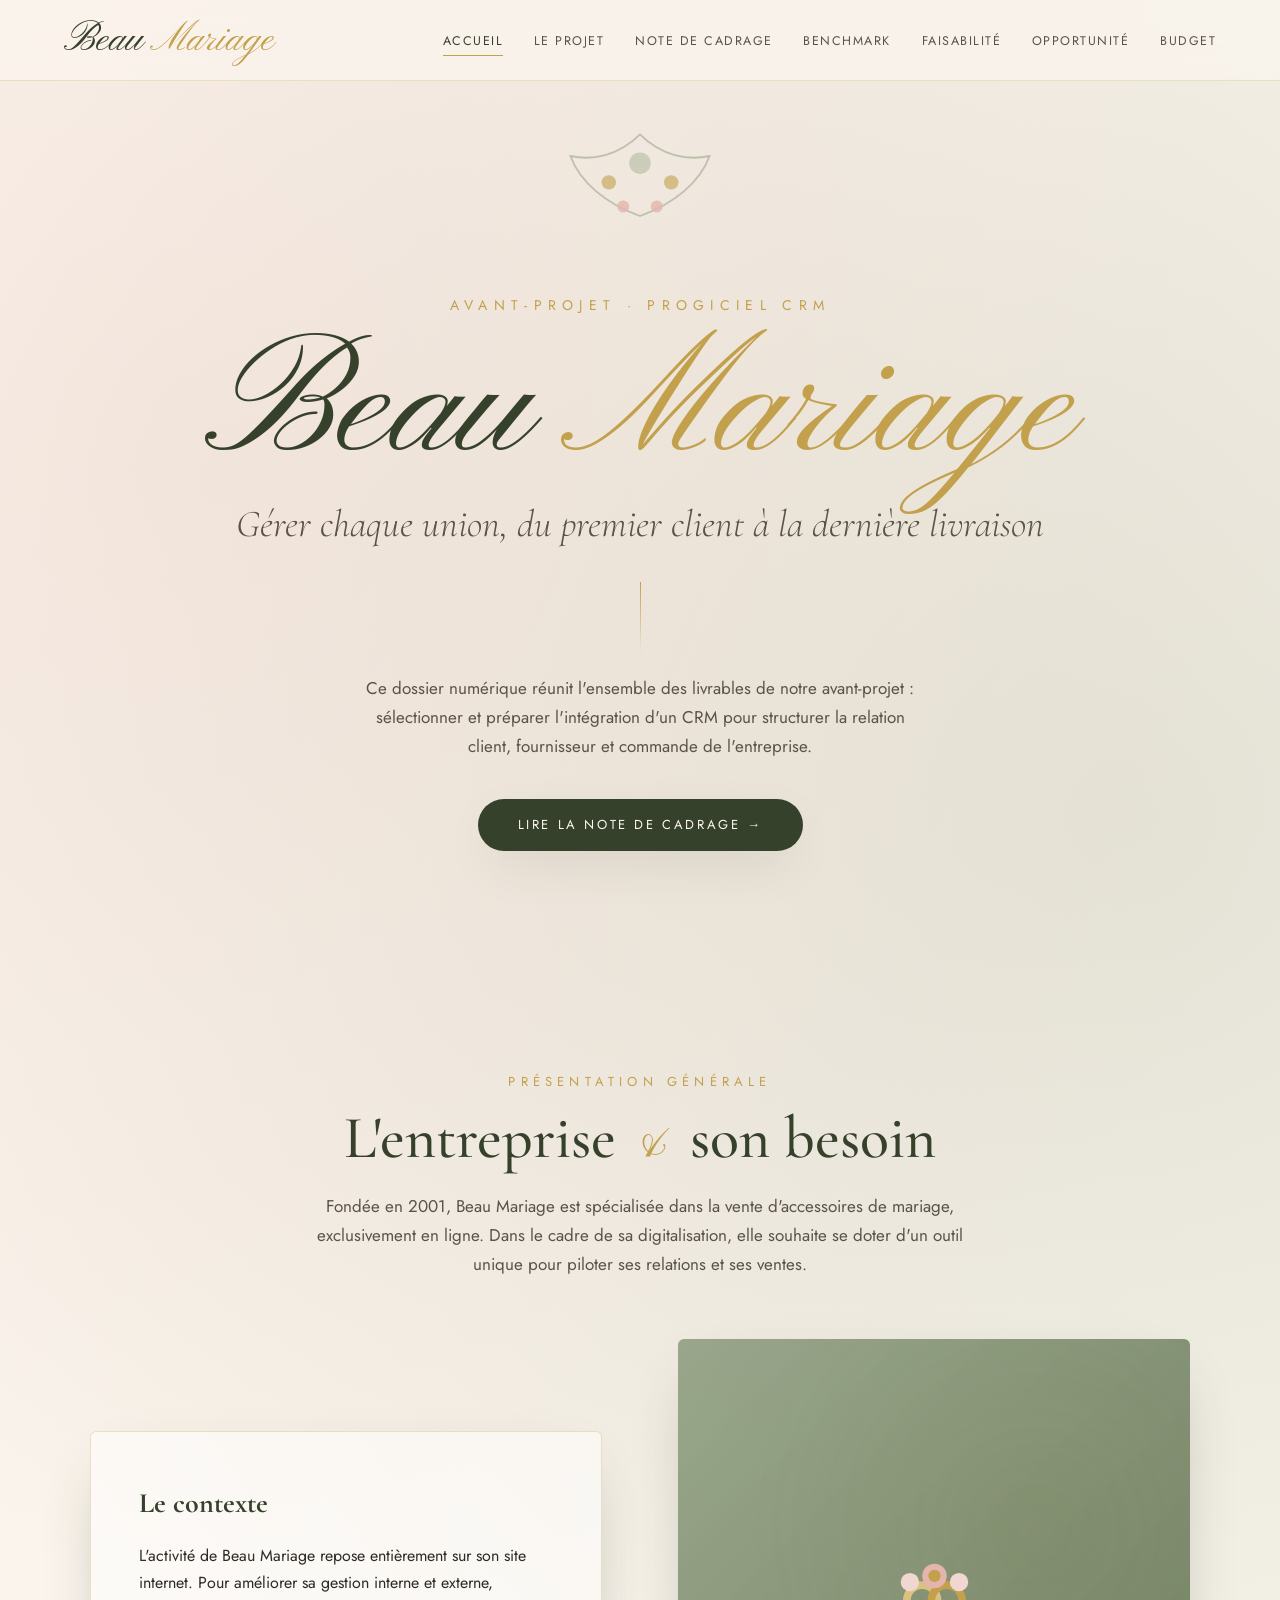
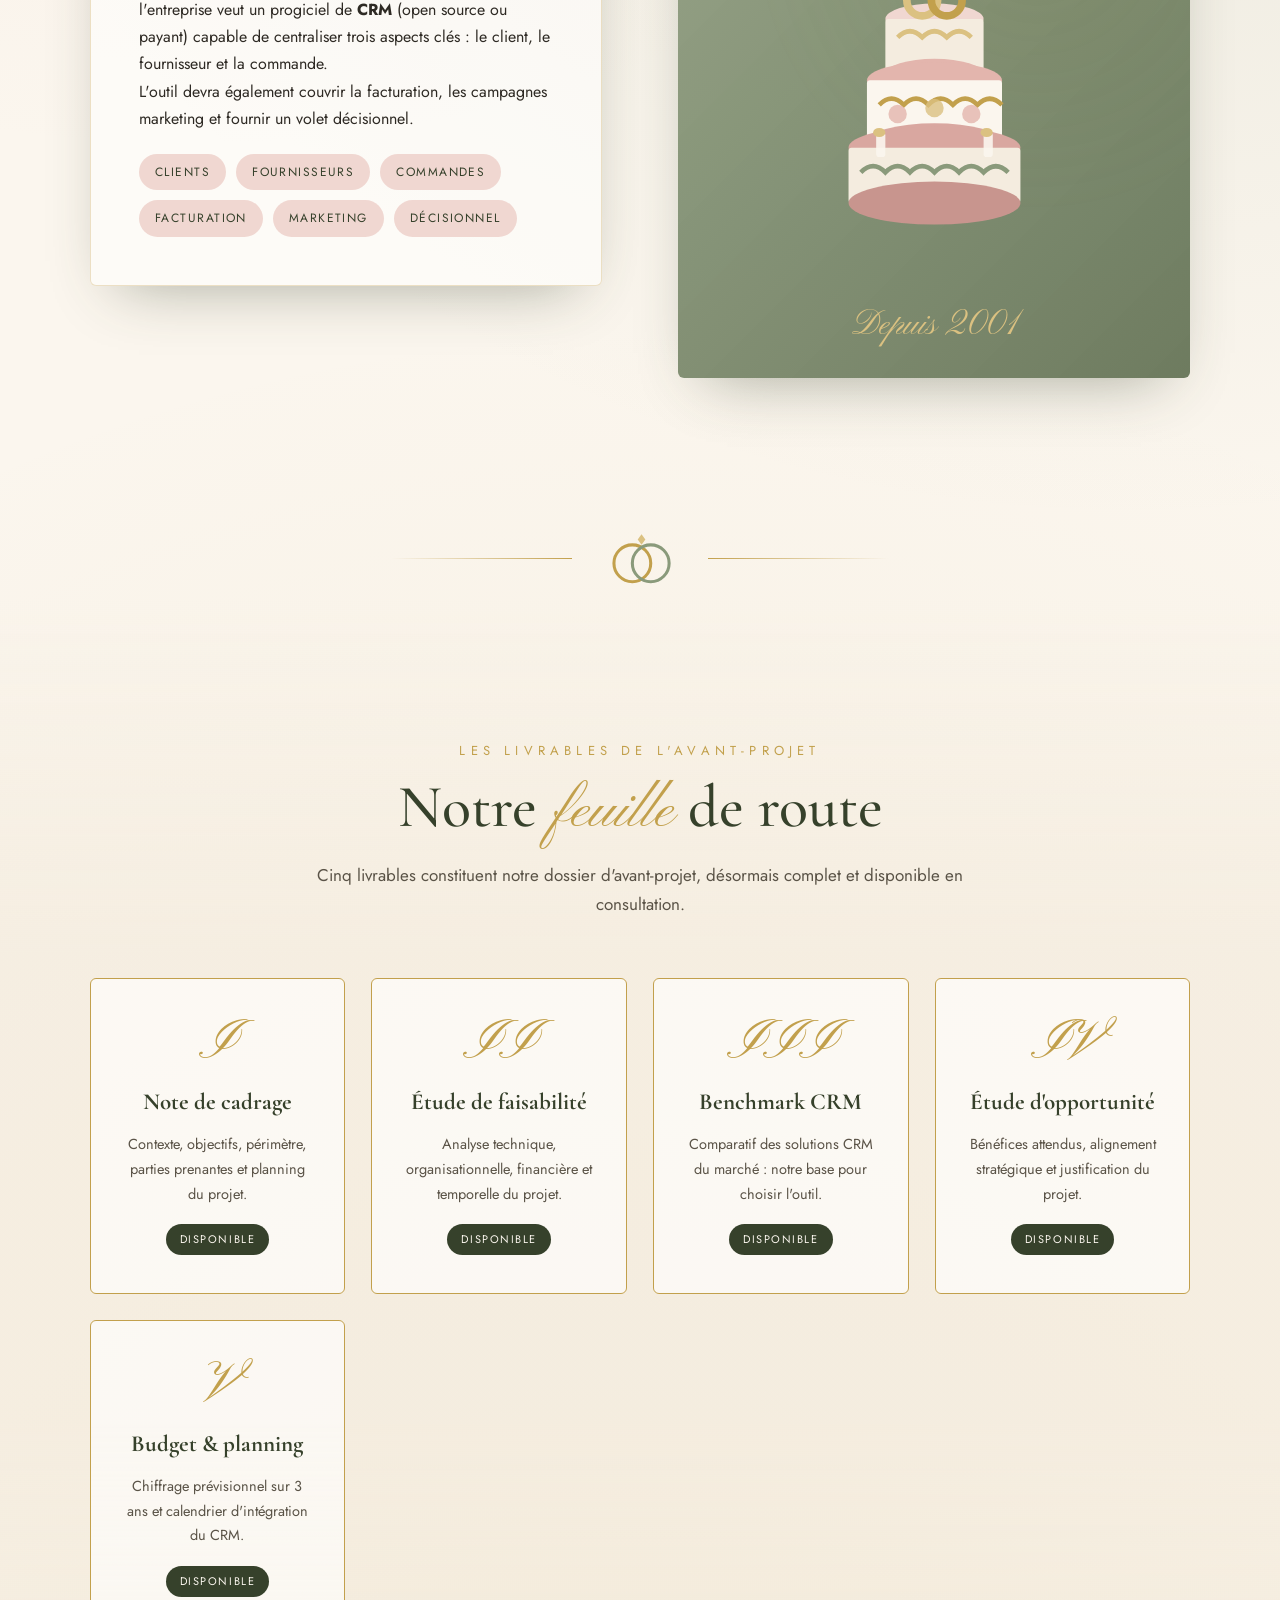
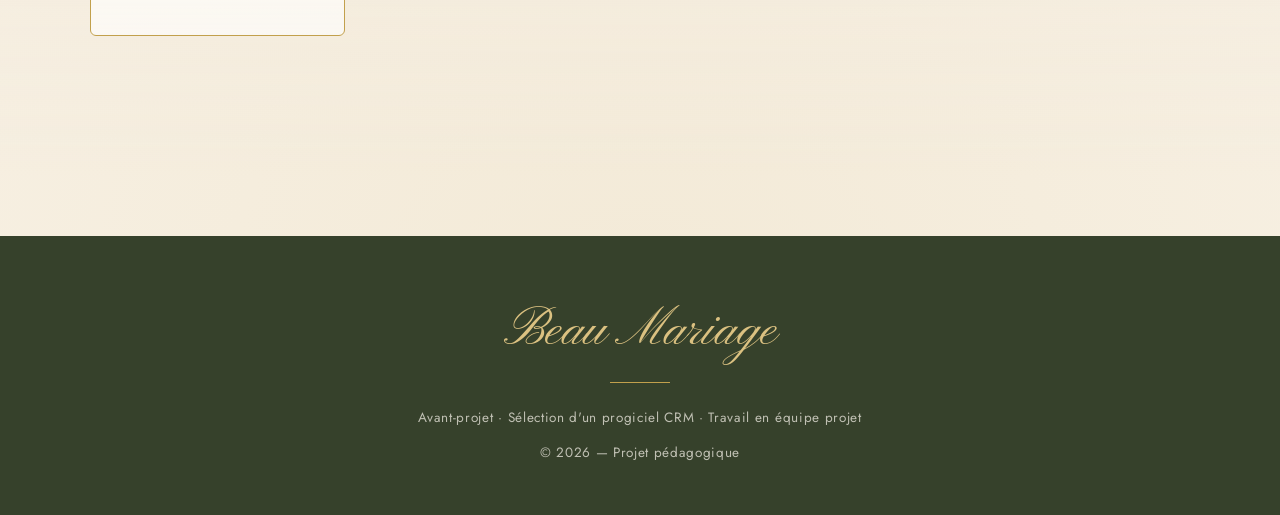
<file: index.html>
<!DOCTYPE html>
<html lang="fr">
<head>
  <meta charset="UTF-8">
  <meta name="viewport" content="width=device-width, initial-scale=1.0">
  <title>Beau Mariage — Avant-projet CRM</title>
  <meta name="description" content="Avant-projet : sélection d'un progiciel CRM pour Beau Mariage, entreprise de vente d'accessoires de mariage.">

  <!-- Polices -->
  <link rel="preconnect" href="https://fonts.googleapis.com">
  <link rel="preconnect" href="https://fonts.gstatic.com" crossorigin>
  <link href="https://fonts.googleapis.com/css2?family=Cormorant+Garamond:ital,wght@0,400;0,500;1,300;1,400&family=Jost:wght@300;400;500&family=Pinyon+Script&display=swap" rel="stylesheet">

  <script>document.documentElement.className="js";</script>
  <link rel="stylesheet" href="style.css">
</head>
<body>

  <!-- Pétales animés -->
  <div id="petals" aria-hidden="true"></div>

  <!-- Navigation -->
  <nav class="nav">
    <a href="index.html" class="nav__logo">Beau <span>Mariage</span></a>
    <button class="nav__burger" aria-label="Menu"><span></span><span></span><span></span></button>
    <ul class="nav__links">
      <li><a href="index.html" class="is-active">Accueil</a></li>
      <li><a href="#projet">Le projet</a></li>
      <li><a href="note-de-cadrage.html">Note de cadrage</a></li>
      <li><a href="benchmark.html">Benchmark</a></li>
      <li><a href="etude-faisabilite.html">Faisabilité</a></li>
      <li><a href="etude-opportunite.html">Opportunité</a></li>
      <li><a href="budget.html">Budget</a></li>
    </ul>
  </nav>

  <!-- HERO -->
  <header class="hero">
    <!-- Couronne florale décorative -->
    <svg class="hero__ornament reveal-up" style="animation-delay:.05s" viewBox="0 0 200 120" fill="none" xmlns="http://www.w3.org/2000/svg" aria-hidden="true">
      <path d="M100 12c-18 18-40 22-58 18 8 22 30 40 58 50 28-10 50-28 58-50-18 4-40 0-58-18Z" stroke="currentColor" stroke-width="1.5" fill="none" opacity=".5"/>
      <circle cx="100" cy="36" r="9" fill="currentColor" opacity=".35"/>
      <circle cx="74" cy="52" r="6" fill="#C2A04C" opacity=".6"/>
      <circle cx="126" cy="52" r="6" fill="#C2A04C" opacity=".6"/>
      <circle cx="86" cy="72" r="5" fill="#E3B5AD" opacity=".8"/>
      <circle cx="114" cy="72" r="5" fill="#E3B5AD" opacity=".8"/>
    </svg>

    <p class="hero__eyebrow reveal-up" style="animation-delay:.15s">Avant-projet · Progiciel CRM</p>
    <h1 class="hero__title reveal-up" style="animation-delay:.25s">Beau <em>Mariage</em></h1>
    <p class="hero__sub reveal-up" style="animation-delay:.4s">Gérer chaque union, du premier client à la dernière livraison</p>
    <div class="hero__line reveal-up" style="animation-delay:.5s"></div>
    <p class="hero__desc reveal-up" style="animation-delay:.6s">
      Ce dossier numérique réunit l'ensemble des livrables de notre avant-projet : sélectionner et préparer
      l'intégration d'un CRM pour structurer la relation client, fournisseur et commande de l'entreprise.
    </p>
    <a href="note-de-cadrage.html" class="hero__cta reveal-up" style="animation-delay:.72s">Lire la note de cadrage →</a>
  </header>

  <!-- LE PROJET -->
  <section class="section" id="projet">
    <p class="section__label fade">Présentation générale</p>
    <h2 class="section__title fade">L'entreprise <em>&amp;</em> son besoin</h2>
    <p class="section__intro fade">
      Fondée en 2001, Beau Mariage est spécialisée dans la vente d'accessoires de mariage,
      exclusivement en ligne. Dans le cadre de sa digitalisation, elle souhaite se doter d'un outil
      unique pour piloter ses relations et ses ventes.
    </p>

    <div class="about">
      <div class="about__card fade">
        <h3>Le contexte</h3>
        <p>
          L'activité de Beau Mariage repose entièrement sur son site internet. Pour améliorer sa gestion
          interne et externe, l'entreprise veut un progiciel de <strong>CRM</strong> (open source ou payant)
          capable de centraliser trois aspects clés : le client, le fournisseur et la commande.
        </p>
        <p>
          L'outil devra également couvrir la facturation, les campagnes marketing et fournir un volet décisionnel.
        </p>
        <div class="about__pills">
          <span>Clients</span><span>Fournisseurs</span><span>Commandes</span>
          <span>Facturation</span><span>Marketing</span><span>Décisionnel</span>
        </div>
      </div>

      <div class="about__figure fade" aria-hidden="true">
       <svg viewBox="0 0 100 110" xmlns="http://www.w3.org/2000/svg">
          <ellipse cx="50" cy="42" rx="16" ry="5" fill="#F0D7D1"/>
          <rect x="34" y="42" width="32" height="18" rx="1" fill="#F4ECDF"/>
          <ellipse cx="50" cy="60" rx="16" ry="5" fill="#E3B5AD"/>
          <path d="M38 48 Q42 44 46 48 Q50 44 54 48 Q58 44 62 48" stroke="#DBC181" stroke-width="1.5" fill="none"/>
          <ellipse cx="50" cy="62" rx="22" ry="6" fill="#E3B5AD"/>
          <rect x="28" y="62" width="44" height="20" rx="1" fill="#FBF6EE"/>
          <ellipse cx="50" cy="82" rx="22" ry="6" fill="#D9A7A0"/>
          <path d="M32 70 Q36 66 40 70 Q44 66 48 70 Q52 66 56 70 Q60 66 64 70 Q68 66 72 70" stroke="#C2A04C" stroke-width="1.5" fill="none"/>
          <circle cx="38" cy="73" r="3" fill="#E3B5AD" opacity=".8"/>
          <circle cx="50" cy="71" r="3" fill="#DBC181" opacity=".8"/>
          <circle cx="62" cy="73" r="3" fill="#E3B5AD" opacity=".8"/>
          <ellipse cx="50" cy="84" rx="28" ry="7" fill="#D9A7A0"/>
          <rect x="22" y="84" width="56" height="18" rx="1" fill="#F4ECDF"/>
          <ellipse cx="50" cy="102" rx="28" ry="7" fill="#C8958E"/>
          <path d="M26 92 Q30 88 34 92 Q38 88 42 92 Q46 88 50 92 Q54 88 58 92 Q62 88 66 92 Q70 88 74 92" stroke="#8A9A7B" stroke-width="1.5" fill="none"/>
          <circle cx="46" cy="36" r="5" fill="none" stroke="#DBC181" stroke-width="2.5"/>
          <circle cx="54" cy="36" r="5" fill="none" stroke="#C2A04C" stroke-width="2.5"/>
          <circle cx="50" cy="28" r="4" fill="#E3B5AD"/>
          <circle cx="50" cy="28" r="2" fill="#C2A04C"/>
          <circle cx="42" cy="30" r="3" fill="#F0D7D1"/>
          <circle cx="58" cy="30" r="3" fill="#F0D7D1"/>
          <rect x="31" y="79" width="3" height="8" rx="1" fill="#FBF6EE" opacity=".9"/>
          <rect x="66" y="79" width="3" height="8" rx="1" fill="#FBF6EE" opacity=".9"/>
          <ellipse cx="32" cy="79" rx="2" ry="1.5" fill="#DBC181"/>
          <ellipse cx="67" cy="79" rx="2" ry="1.5" fill="#DBC181"/>
        </svg>
      </div>
    </div>
  </section>
  
<!-- Séparateur alliances -->
  <div class="divider-rings" aria-hidden="true">
    <svg class="rings" viewBox="0 0 120 80" xmlns="http://www.w3.org/2000/svg">
      <circle class="ring" cx="50" cy="46" r="24"/>
      <circle class="ring ring--2" cx="74" cy="46" r="24"/>
      <path class="gem" d="M62 8l5 7-5 7-5-7z"/>
      <path class="sparkle" d="M30 18l1.5 4 4 1.5-4 1.5-1.5 4-1.5-4-4-1.5 4-1.5z"/>
      <path class="sparkle sparkle--b" d="M96 24l1.2 3 3 1.2-3 1.2-1.2 3-1.2-3-3-1.2 3-1.2z"/>
    </svg>
  </div>
  
  <!-- LIVRABLES -->
  <section class="section section--tint" id="livrables">
    <p class="section__label fade">Les livrables de l'avant-projet</p>
    <h2 class="section__title fade">Notre <em>feuille</em> de route</h2>
    <p class="section__intro fade">
      Cinq livrables constituent notre dossier d'avant-projet, désormais complet et disponible en consultation.
    </p>

   <div class="deliverables">
      <article class="card card--ready fade">
        <div class="card__num">I</div>
        <h3>Note de cadrage</h3>
        <p>Contexte, objectifs, périmètre, parties prenantes et planning du projet.</p>
        <span class="card__badge card__badge--ready">Disponible</span>
        <a href="note-de-cadrage.html" class="card__link" aria-label="Ouvrir la note de cadrage"></a>
      </article>

      <article class="card card--ready fade">
        <div class="card__num">II</div>
        <h3>Étude de faisabilité</h3>
        <p>Analyse technique, organisationnelle, financière et temporelle du projet.</p>
        <span class="card__badge card__badge--ready">Disponible</span>
        <a href="etude-faisabilite.html" class="card__link" aria-label="Ouvrir l'étude de faisabilité"></a>
      </article>

      <article class="card card--ready fade">
        <div class="card__num">III</div>
        <h3>Benchmark CRM</h3>
        <p>Comparatif des solutions CRM du marché : notre base pour choisir l'outil.</p>
        <span class="card__badge card__badge--ready">Disponible</span>
        <a href="benchmark.html" class="card__link" aria-label="Ouvrir le benchmark"></a>
      </article>

      <article class="card card--ready fade">
        <div class="card__num">IV</div>
        <h3>Étude d'opportunité</h3>
        <p>Bénéfices attendus, alignement stratégique et justification du projet.</p>
        <span class="card__badge card__badge--ready">Disponible</span>
        <a href="etude-opportunite.html" class="card__link" aria-label="Ouvrir l'étude d'opportunité"></a>
      </article>

      <article class="card card--ready fade">
        <div class="card__num">V</div>
        <h3>Budget &amp; planning</h3>
        <p>Chiffrage prévisionnel sur 3 ans et calendrier d'intégration du CRM.</p>
        <span class="card__badge card__badge--ready">Disponible</span>
        <a href="budget.html" class="card__link" aria-label="Ouvrir le budget"></a>
      </article>
    </div>
  </section>

  <!-- FOOTER -->
  <footer class="footer">
    <div class="footer__logo">Beau Mariage</div>
    <div class="footer__divider"></div>
    <p>Avant-projet · Sélection d'un progiciel CRM · Travail en équipe projet</p>
    <p>© 2026 — Projet pédagogique</p>
  </footer>

  <script src="script.js"></script>
</body>
</html>
</file>
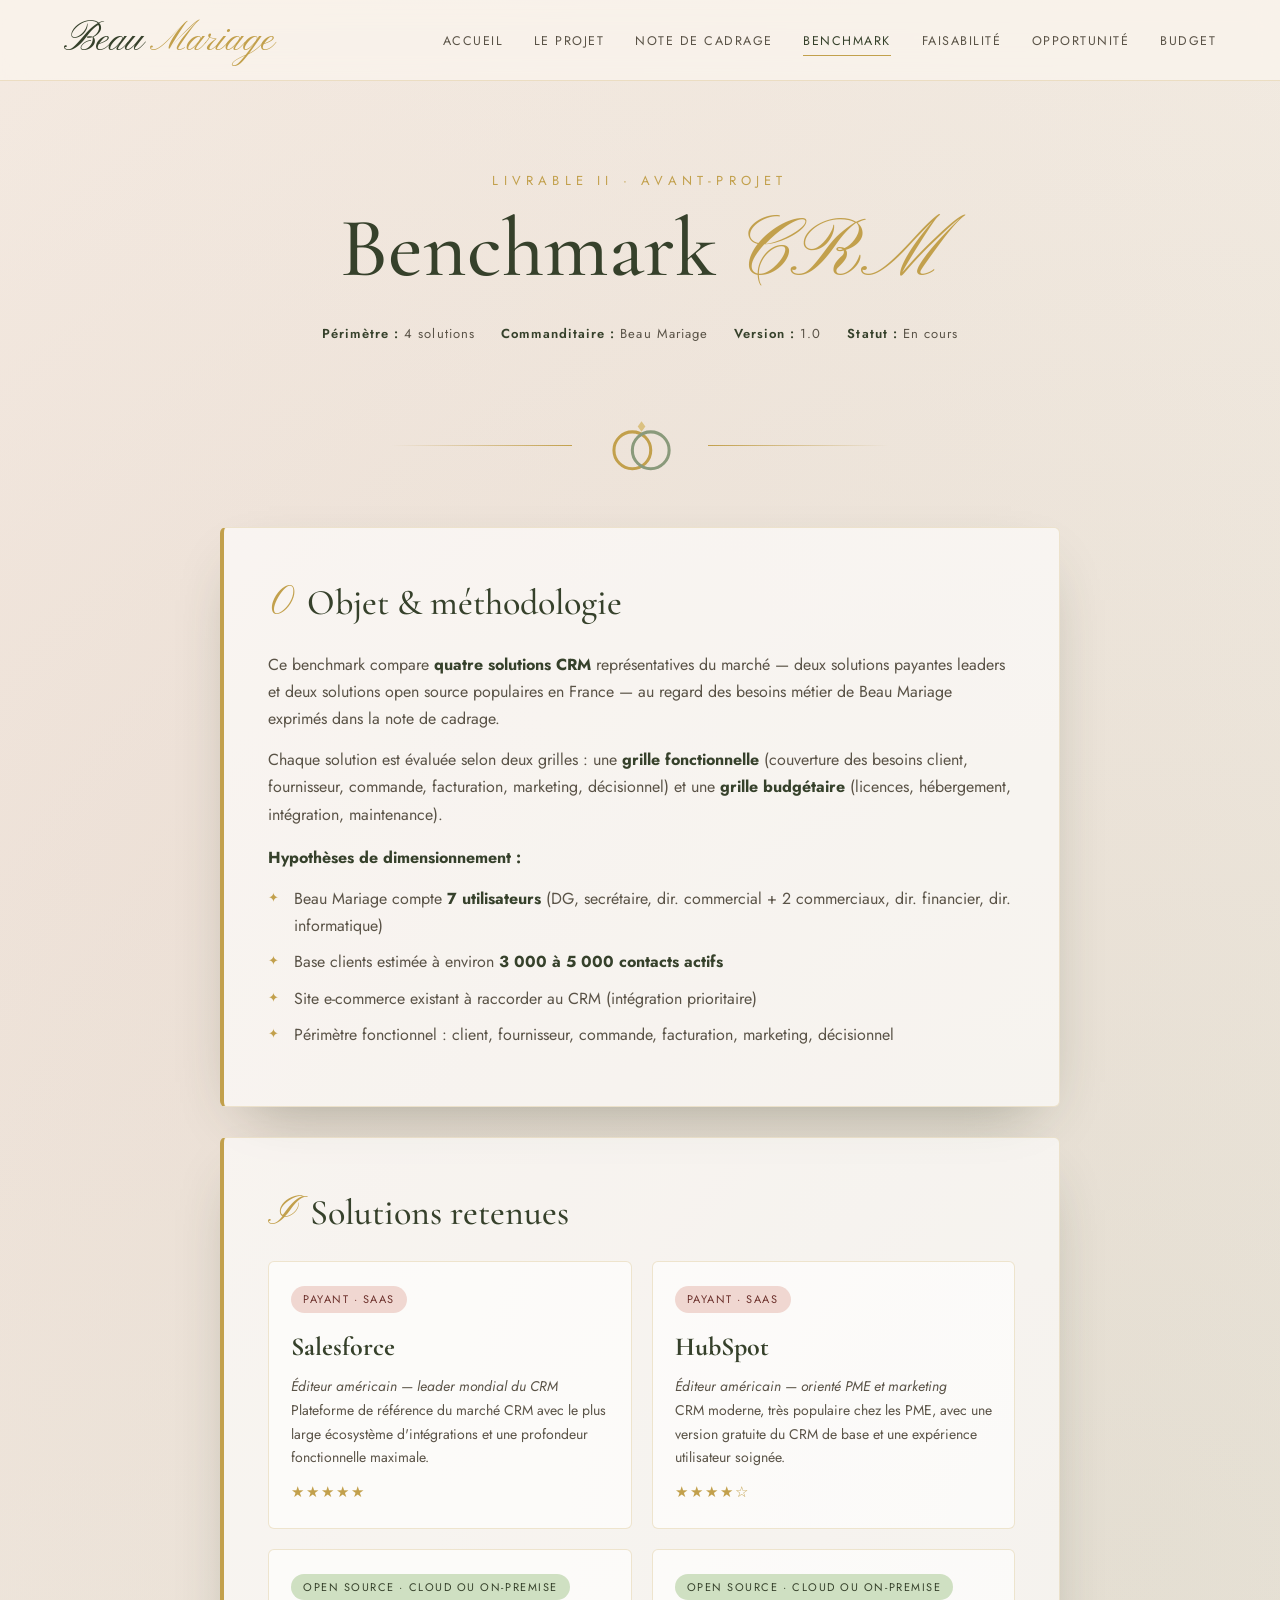
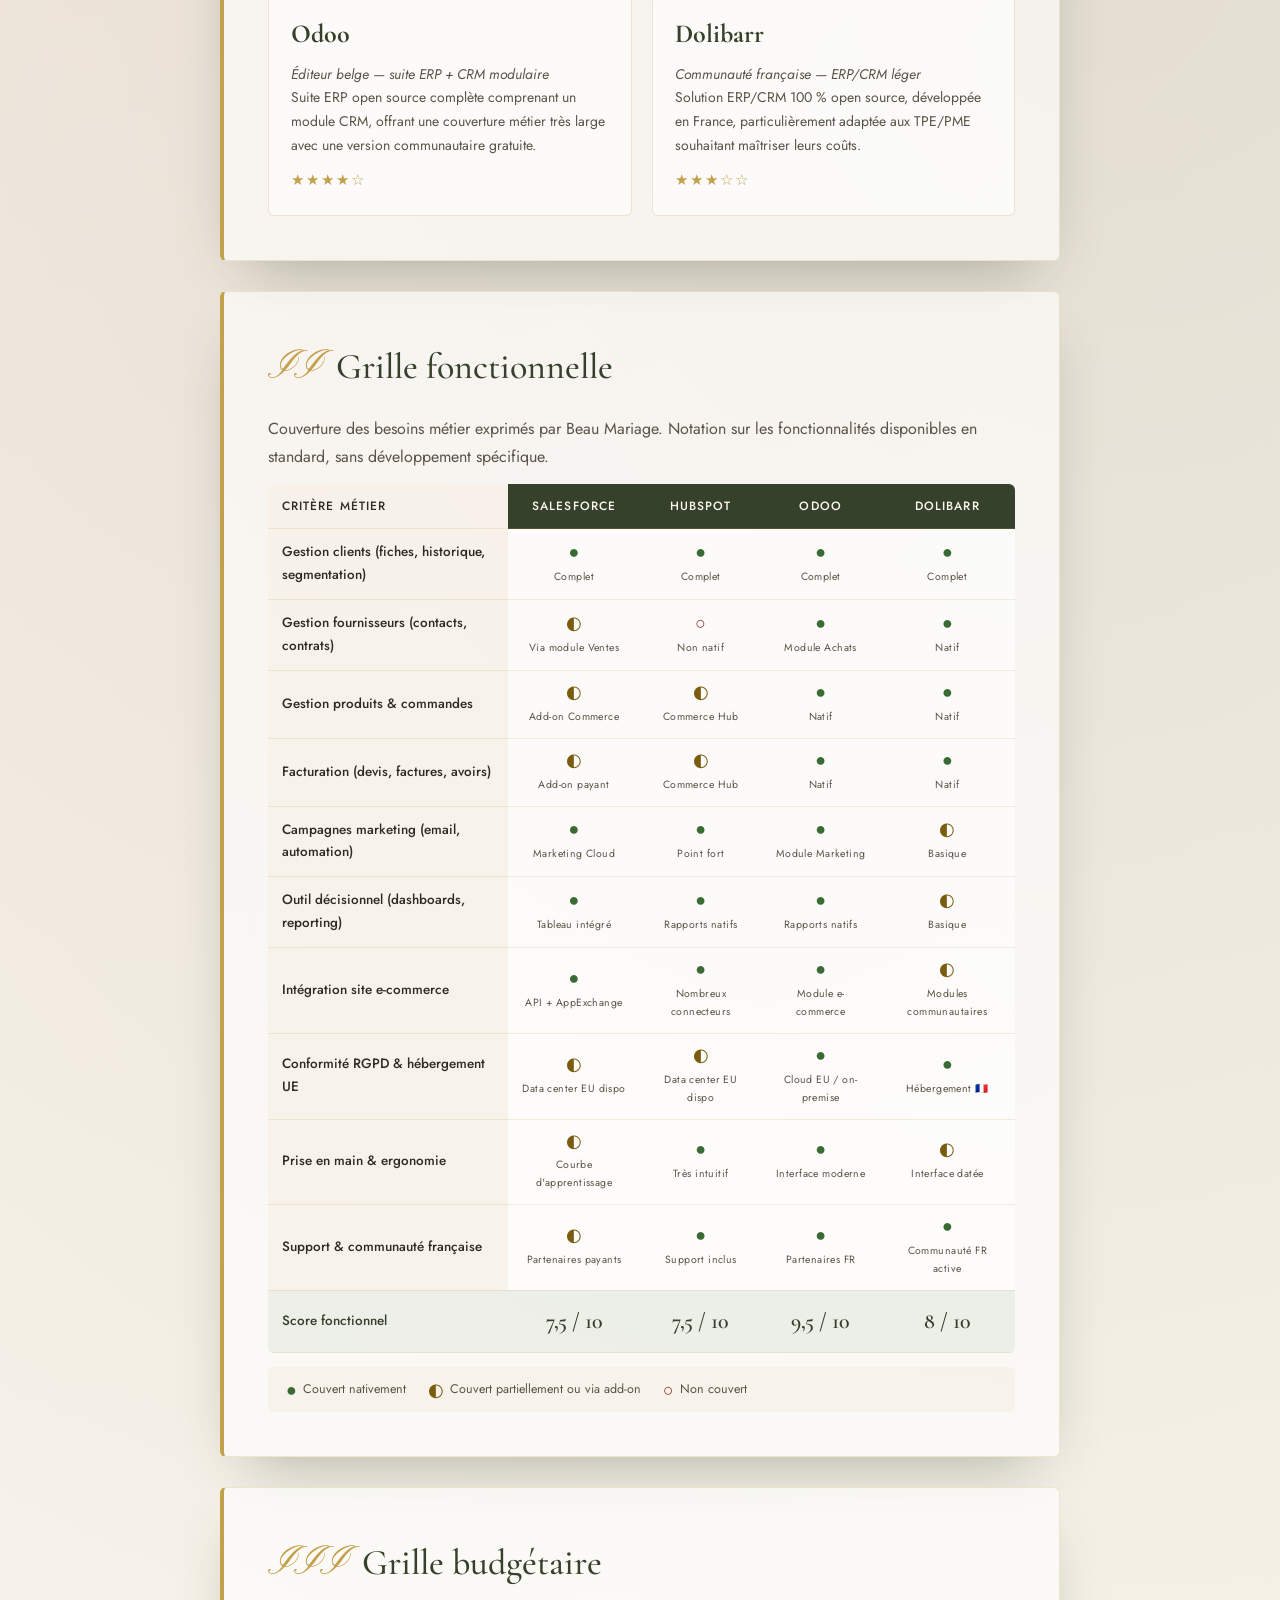
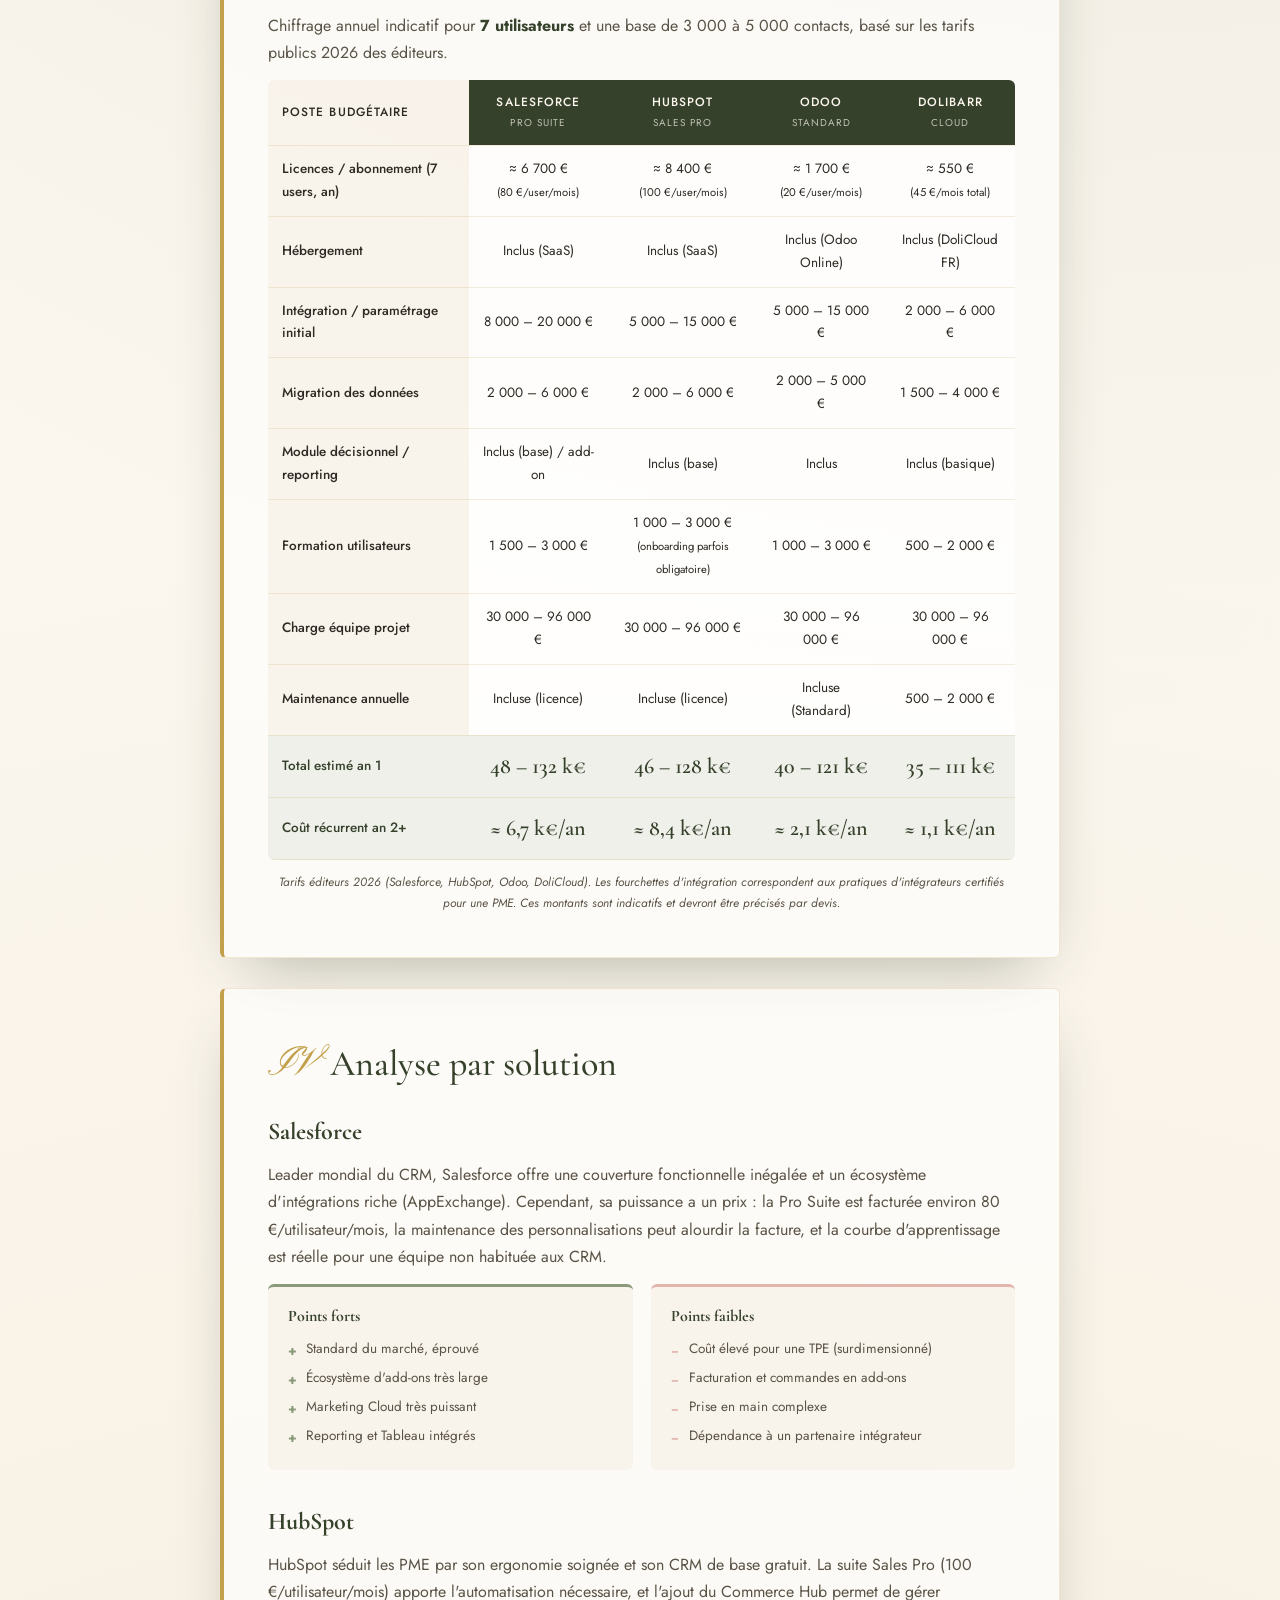
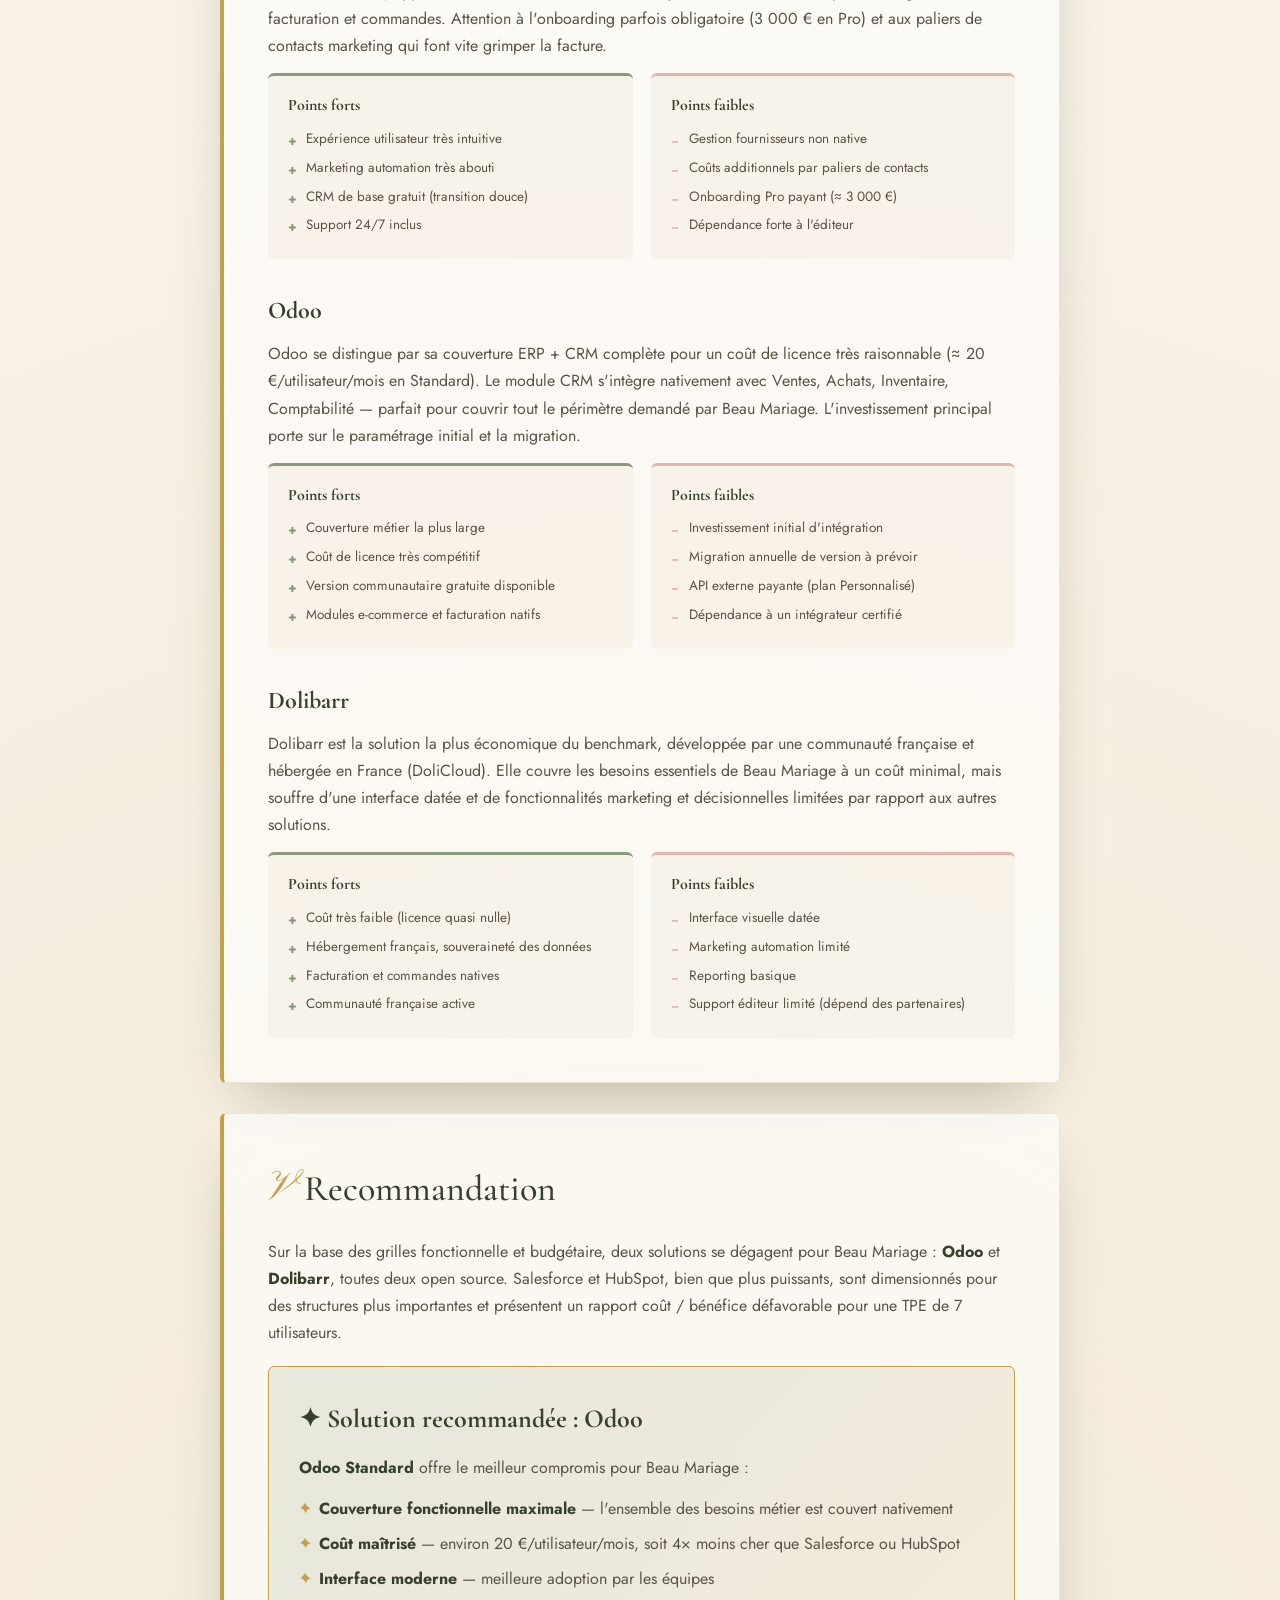
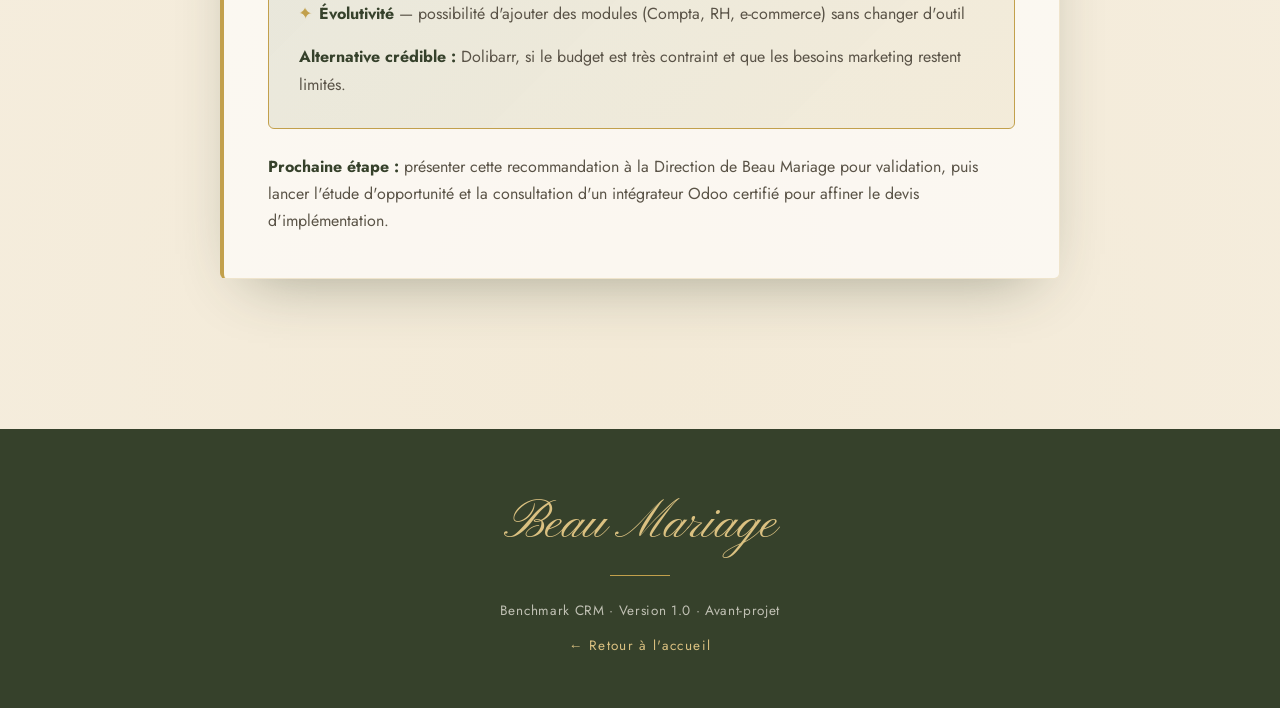
<file: benchmark.html>
<!DOCTYPE html>
<html lang="fr">
<head>
  <meta charset="UTF-8">
  <meta name="viewport" content="width=device-width, initial-scale=1.0">
  <title>Benchmark CRM — Beau Mariage</title>
  <meta name="description" content="Benchmark comparatif de 4 solutions CRM pour Beau Mariage : Salesforce, HubSpot, Odoo, Dolibarr.">

  <link rel="preconnect" href="https://fonts.googleapis.com">
  <link rel="preconnect" href="https://fonts.gstatic.com" crossorigin>
  <link href="https://fonts.googleapis.com/css2?family=Cormorant+Garamond:ital,wght@0,400;0,500;1,300;1,400&family=Jost:wght@300;400;500&family=Pinyon+Script&display=swap" rel="stylesheet">

  <script>document.documentElement.className="js";</script>
  <link rel="stylesheet" href="style.css">

  <style>
    /* Cartes solutions */
    .solutions {
      display: grid;
      grid-template-columns: repeat(auto-fit, minmax(240px, 1fr));
      gap: 20px;
      margin-top: 10px;
    }
    .sol-card {
      background: rgba(255,255,255,.6);
      border: 1px solid rgba(194,160,76,.25);
      border-radius: 6px;
      padding: 22px;
      position: relative;
    }
    .sol-card__type {
      font-size: 11px; letter-spacing: .14em; text-transform: uppercase;
      padding: 4px 12px; border-radius: 50px; display: inline-block;
    }
    .sol-card__type--paid { background: var(--blush-soft); color: #6b2f2a; }
    .sol-card__type--open { background: #cfe0c2; color: var(--sage-dark); }
    .sol-card__name { font-family: var(--font-display); font-size: 26px; color: var(--sage-dark); margin: 12px 0 6px; }
    .sol-card__editor { font-size: 12.5px; color: var(--ink-soft); margin-bottom: 12px; font-style: italic; }
    .sol-card p { font-size: 14px; color: var(--ink-soft); margin: 0; }
    .sol-card__stars { color: var(--gold); font-size: 15px; margin-top: 10px; letter-spacing: 2px; }

    /* Tableaux comparatifs — scroll horizontal sur mobile */
    .cmp-wrap { overflow-x: auto; margin-top: 10px; border-radius: 6px; }
    .cmp {
      width: 100%; min-width: 720px; border-collapse: collapse; font-size: 13.5px;
      background: rgba(255,255,255,.55);
    }
    .cmp th, .cmp td {
      padding: 12px 14px; text-align: center; vertical-align: middle;
      border-bottom: 1px solid rgba(194,160,76,.18);
    }
    .cmp th {
      background: var(--sage-dark); color: var(--ivory);
      font-size: 12px; letter-spacing: .09em; text-transform: uppercase;
      font-weight: 500;
    }
    .cmp th.critere-col, .cmp td.critere-col {
      text-align: left; background: rgba(244,236,223,.6); color: var(--ink);
      font-weight: 500;
    }
    .cmp tbody tr:hover td { background: rgba(219,193,129,.08); }
    .cmp tbody tr:hover td.critere-col { background: rgba(219,193,129,.18); }
    .cmp td.critere-col { font-weight: 500; }

    /* Icônes de conformité */
    .ic { font-size: 18px; line-height: 1; }
    .ic--yes { color: #3a6b35; }
    .ic--par { color: #7a5c10; }
    .ic--no  { color: #8b3a34; }
    .ic-lbl { display: block; font-size: 10.5px; color: var(--ink-soft); margin-top: 2px; letter-spacing: .04em; }

    /* Légende */
    .legend {
      display: flex; gap: 22px; flex-wrap: wrap;
      margin-top: 14px; padding: 12px 18px;
      background: rgba(244,236,223,.5); border-radius: 6px;
      font-size: 12.5px; color: var(--ink-soft);
    }
    .legend span { display: inline-flex; align-items: center; gap: 6px; }

    /* Score final */
    .score-row td { font-weight: 600; background: rgba(138,154,123,.14) !important; }
    .score-row td.critere-col { color: var(--sage-dark); }
    .score-val { font-family: var(--font-display); font-size: 22px; color: var(--sage-dark); }

    /* Recommandation finale */
    .verdict-box {
      background: linear-gradient(135deg, rgba(138,154,123,.18), rgba(194,160,76,.14));
      border: 1.5px solid var(--gold);
      border-radius: 6px;
      padding: 30px;
      margin-top: 20px;
    }
    .verdict-box h3 { font-family: var(--font-display); font-size: 26px; color: var(--sage-dark); margin-bottom: 12px; }
    .verdict-box strong { color: var(--sage-dark); }

    /* Pros / cons par solution */
    .procons {
      display: grid; grid-template-columns: 1fr 1fr; gap: 18px; margin-top: 12px;
    }
    .procons__col {
      background: rgba(244,236,223,.5); border-radius: 6px; padding: 16px 20px;
    }
    .procons__col--pro { border-top: 3px solid var(--sage); }
    .procons__col--con { border-top: 3px solid var(--blush); }
    .procons__col h5 { font-family: var(--font-display); font-size: 16px; color: var(--sage-dark); margin-bottom: 8px; }
    .procons__col ul { list-style: none; margin: 0; }
    .procons__col li { position: relative; padding-left: 18px; margin-bottom: 6px; font-size: 13.5px; color: var(--ink-soft); }
    .procons__col--pro li::before { content: '+'; position: absolute; left: 0; color: var(--sage); font-weight: 700; }
    .procons__col--con li::before { content: '−'; position: absolute; left: 0; color: var(--blush); font-weight: 700; }
    @media (max-width: 640px) { .procons { grid-template-columns: 1fr; } }

    /* Étiquette d'année pour honnêteté intellectuelle */
    .price-note {
      font-size: 12px; color: var(--ink-soft); font-style: italic;
      margin-top: 12px; text-align: center;
    }
  </style>
</head>
<body>

  <div id="petals" aria-hidden="true"></div>

  <!-- Navigation -->
  <nav class="nav">
    <a href="index.html" class="nav__logo">Beau <span>Mariage</span></a>
    <button class="nav__burger" aria-label="Menu"><span></span><span></span><span></span></button>
    <ul class="nav__links">
      <li><a href="index.html">Accueil</a></li>
      <li><a href="index.html#projet">Le projet</a></li>
      <li><a href="note-de-cadrage.html">Note de cadrage</a></li>
      <li><a href="benchmark.html" class="is-active">Benchmark</a></li>
      <li><a href="etude-faisabilite.html">Faisabilité</a></li>
      <li><a href="etude-opportunite.html">Opportunité</a></li>
      <li><a href="budget.html">Budget</a></li>
    </ul>
  </nav>

  <!-- En-tête -->
  <header class="page-hero">
    <p class="page-hero__eyebrow reveal-up">Livrable II · Avant-projet</p>
    <h1 class="page-hero__title reveal-up" style="animation-delay:.15s">Benchmark <em>CRM</em></h1>
    <div class="page-hero__meta reveal-up" style="animation-delay:.3s">
      <span><strong>Périmètre :</strong> 4 solutions</span>
      <span><strong>Commanditaire :</strong> Beau Mariage</span>
      <span><strong>Version :</strong> 1.0</span>
      <span><strong>Statut :</strong> En cours</span>
    </div>
  </header>

  <!-- Séparateur alliances -->
  <div class="divider-rings" aria-hidden="true">
    <svg class="rings" viewBox="0 0 120 80" xmlns="http://www.w3.org/2000/svg">
      <circle class="ring" cx="50" cy="46" r="24"/>
      <circle class="ring ring--2" cx="74" cy="46" r="24"/>
      <path class="gem" d="M62 8l5 7-5 7-5-7z"/>
      <path class="sparkle" d="M30 18l1.5 4 4 1.5-4 1.5-1.5 4-1.5-4-4-1.5 4-1.5z"/>
      <path class="sparkle sparkle--b" d="M96 24l1.2 3 3 1.2-3 1.2-1.2 3-1.2-3-3-1.2 3-1.2z"/>
    </svg>
  </div>

  <main class="doc">

    <!-- Introduction -->
    <section class="block fade">
      <div class="block__head"><span class="block__no">0</span><h2 class="block__title">Objet &amp; méthodologie</h2></div>
      <p>
        Ce benchmark compare <strong>quatre solutions CRM</strong> représentatives du marché — deux solutions
        payantes leaders et deux solutions open source populaires en France — au regard des besoins métier
        de Beau Mariage exprimés dans la note de cadrage.
      </p>
      <p>
        Chaque solution est évaluée selon deux grilles : une <strong>grille fonctionnelle</strong>
        (couverture des besoins client, fournisseur, commande, facturation, marketing, décisionnel)
        et une <strong>grille budgétaire</strong> (licences, hébergement, intégration, maintenance).
      </p>

      <p style="margin-top:16px;"><strong>Hypothèses de dimensionnement :</strong></p>
      <ul>
        <li>Beau Mariage compte <strong>7 utilisateurs</strong> (DG, secrétaire, dir. commercial + 2 commerciaux, dir. financier, dir. informatique)</li>
        <li>Base clients estimée à environ <strong>3 000 à 5 000 contacts actifs</strong></li>
        <li>Site e-commerce existant à raccorder au CRM (intégration prioritaire)</li>
        <li>Périmètre fonctionnel : client, fournisseur, commande, facturation, marketing, décisionnel</li>
      </ul>
    </section>

    <!-- Solutions retenues -->
    <section class="block fade">
      <div class="block__head"><span class="block__no">I</span><h2 class="block__title">Solutions retenues</h2></div>

      <div class="solutions">
        <div class="sol-card">
          <span class="sol-card__type sol-card__type--paid">Payant · SaaS</span>
          <h3 class="sol-card__name">Salesforce</h3>
          <p class="sol-card__editor">Éditeur américain — leader mondial du CRM</p>
          <p>Plateforme de référence du marché CRM avec le plus large écosystème d'intégrations et une profondeur fonctionnelle maximale.</p>
          <div class="sol-card__stars">★★★★★</div>
        </div>

        <div class="sol-card">
          <span class="sol-card__type sol-card__type--paid">Payant · SaaS</span>
          <h3 class="sol-card__name">HubSpot</h3>
          <p class="sol-card__editor">Éditeur américain — orienté PME et marketing</p>
          <p>CRM moderne, très populaire chez les PME, avec une version gratuite du CRM de base et une expérience utilisateur soignée.</p>
          <div class="sol-card__stars">★★★★☆</div>
        </div>

        <div class="sol-card">
          <span class="sol-card__type sol-card__type--open">Open Source · Cloud ou On-premise</span>
          <h3 class="sol-card__name">Odoo</h3>
          <p class="sol-card__editor">Éditeur belge — suite ERP + CRM modulaire</p>
          <p>Suite ERP open source complète comprenant un module CRM, offrant une couverture métier très large avec une version communautaire gratuite.</p>
          <div class="sol-card__stars">★★★★☆</div>
        </div>

        <div class="sol-card">
          <span class="sol-card__type sol-card__type--open">Open Source · Cloud ou On-premise</span>
          <h3 class="sol-card__name">Dolibarr</h3>
          <p class="sol-card__editor">Communauté française — ERP/CRM léger</p>
          <p>Solution ERP/CRM 100 % open source, développée en France, particulièrement adaptée aux TPE/PME souhaitant maîtriser leurs coûts.</p>
          <div class="sol-card__stars">★★★☆☆</div>
        </div>
      </div>
    </section>

    <!-- Grille fonctionnelle -->
    <section class="block fade">
      <div class="block__head"><span class="block__no">II</span><h2 class="block__title">Grille fonctionnelle</h2></div>
      <p>Couverture des besoins métier exprimés par Beau Mariage. Notation sur les fonctionnalités disponibles en standard, sans développement spécifique.</p>

      <div class="cmp-wrap">
        <table class="cmp">
          <thead>
            <tr>
              <th class="critere-col">Critère métier</th>
              <th>Salesforce</th>
              <th>HubSpot</th>
              <th>Odoo</th>
              <th>Dolibarr</th>
            </tr>
          </thead>
          <tbody>
            <tr>
              <td class="critere-col">Gestion clients (fiches, historique, segmentation)</td>
              <td><span class="ic ic--yes">●</span><span class="ic-lbl">Complet</span></td>
              <td><span class="ic ic--yes">●</span><span class="ic-lbl">Complet</span></td>
              <td><span class="ic ic--yes">●</span><span class="ic-lbl">Complet</span></td>
              <td><span class="ic ic--yes">●</span><span class="ic-lbl">Complet</span></td>
            </tr>
            <tr>
              <td class="critere-col">Gestion fournisseurs (contacts, contrats)</td>
              <td><span class="ic ic--par">◐</span><span class="ic-lbl">Via module Ventes</span></td>
              <td><span class="ic ic--no">○</span><span class="ic-lbl">Non natif</span></td>
              <td><span class="ic ic--yes">●</span><span class="ic-lbl">Module Achats</span></td>
              <td><span class="ic ic--yes">●</span><span class="ic-lbl">Natif</span></td>
            </tr>
            <tr>
              <td class="critere-col">Gestion produits &amp; commandes</td>
              <td><span class="ic ic--par">◐</span><span class="ic-lbl">Add-on Commerce</span></td>
              <td><span class="ic ic--par">◐</span><span class="ic-lbl">Commerce Hub</span></td>
              <td><span class="ic ic--yes">●</span><span class="ic-lbl">Natif</span></td>
              <td><span class="ic ic--yes">●</span><span class="ic-lbl">Natif</span></td>
            </tr>
            <tr>
              <td class="critere-col">Facturation (devis, factures, avoirs)</td>
              <td><span class="ic ic--par">◐</span><span class="ic-lbl">Add-on payant</span></td>
              <td><span class="ic ic--par">◐</span><span class="ic-lbl">Commerce Hub</span></td>
              <td><span class="ic ic--yes">●</span><span class="ic-lbl">Natif</span></td>
              <td><span class="ic ic--yes">●</span><span class="ic-lbl">Natif</span></td>
            </tr>
            <tr>
              <td class="critere-col">Campagnes marketing (email, automation)</td>
              <td><span class="ic ic--yes">●</span><span class="ic-lbl">Marketing Cloud</span></td>
              <td><span class="ic ic--yes">●</span><span class="ic-lbl">Point fort</span></td>
              <td><span class="ic ic--yes">●</span><span class="ic-lbl">Module Marketing</span></td>
              <td><span class="ic ic--par">◐</span><span class="ic-lbl">Basique</span></td>
            </tr>
            <tr>
              <td class="critere-col">Outil décisionnel (dashboards, reporting)</td>
              <td><span class="ic ic--yes">●</span><span class="ic-lbl">Tableau intégré</span></td>
              <td><span class="ic ic--yes">●</span><span class="ic-lbl">Rapports natifs</span></td>
              <td><span class="ic ic--yes">●</span><span class="ic-lbl">Rapports natifs</span></td>
              <td><span class="ic ic--par">◐</span><span class="ic-lbl">Basique</span></td>
            </tr>
            <tr>
              <td class="critere-col">Intégration site e-commerce</td>
              <td><span class="ic ic--yes">●</span><span class="ic-lbl">API + AppExchange</span></td>
              <td><span class="ic ic--yes">●</span><span class="ic-lbl">Nombreux connecteurs</span></td>
              <td><span class="ic ic--yes">●</span><span class="ic-lbl">Module e-commerce</span></td>
              <td><span class="ic ic--par">◐</span><span class="ic-lbl">Modules communautaires</span></td>
            </tr>
            <tr>
              <td class="critere-col">Conformité RGPD &amp; hébergement UE</td>
              <td><span class="ic ic--par">◐</span><span class="ic-lbl">Data center EU dispo</span></td>
              <td><span class="ic ic--par">◐</span><span class="ic-lbl">Data center EU dispo</span></td>
              <td><span class="ic ic--yes">●</span><span class="ic-lbl">Cloud EU / on-premise</span></td>
              <td><span class="ic ic--yes">●</span><span class="ic-lbl">Hébergement 🇫🇷</span></td>
            </tr>
            <tr>
              <td class="critere-col">Prise en main &amp; ergonomie</td>
              <td><span class="ic ic--par">◐</span><span class="ic-lbl">Courbe d'apprentissage</span></td>
              <td><span class="ic ic--yes">●</span><span class="ic-lbl">Très intuitif</span></td>
              <td><span class="ic ic--yes">●</span><span class="ic-lbl">Interface moderne</span></td>
              <td><span class="ic ic--par">◐</span><span class="ic-lbl">Interface datée</span></td>
            </tr>
            <tr>
              <td class="critere-col">Support &amp; communauté française</td>
              <td><span class="ic ic--par">◐</span><span class="ic-lbl">Partenaires payants</span></td>
              <td><span class="ic ic--yes">●</span><span class="ic-lbl">Support inclus</span></td>
              <td><span class="ic ic--yes">●</span><span class="ic-lbl">Partenaires FR</span></td>
              <td><span class="ic ic--yes">●</span><span class="ic-lbl">Communauté FR active</span></td>
            </tr>

            <tr class="score-row">
              <td class="critere-col">Score fonctionnel</td>
              <td><span class="score-val">7,5 / 10</span></td>
              <td><span class="score-val">7,5 / 10</span></td>
              <td><span class="score-val">9,5 / 10</span></td>
              <td><span class="score-val">8 / 10</span></td>
            </tr>
          </tbody>
        </table>
      </div>

      <div class="legend">
        <span><span class="ic ic--yes">●</span> Couvert nativement</span>
        <span><span class="ic ic--par">◐</span> Couvert partiellement ou via add-on</span>
        <span><span class="ic ic--no">○</span> Non couvert</span>
      </div>
    </section>

    <!-- Grille budgétaire -->
    <section class="block fade">
      <div class="block__head"><span class="block__no">III</span><h2 class="block__title">Grille budgétaire</h2></div>
      <p>Chiffrage annuel indicatif pour <strong>7 utilisateurs</strong> et une base de 3 000 à 5 000 contacts, basé sur les tarifs publics 2026 des éditeurs.</p>

      <div class="cmp-wrap">
        <table class="cmp">
          <thead>
            <tr>
              <th class="critere-col">Poste budgétaire</th>
              <th>Salesforce<br><small style="font-weight:400;font-size:10px;opacity:.7;">Pro Suite</small></th>
              <th>HubSpot<br><small style="font-weight:400;font-size:10px;opacity:.7;">Sales Pro</small></th>
              <th>Odoo<br><small style="font-weight:400;font-size:10px;opacity:.7;">Standard</small></th>
              <th>Dolibarr<br><small style="font-weight:400;font-size:10px;opacity:.7;">Cloud</small></th>
            </tr>
          </thead>
          <tbody>
            <tr>
              <td class="critere-col">Licences / abonnement (7 users, an)</td>
              <td>≈ 6 700 €<br><small>(80 €/user/mois)</small></td>
              <td>≈ 8 400 €<br><small>(100 €/user/mois)</small></td>
              <td>≈ 1 700 €<br><small>(20 €/user/mois)</small></td>
              <td>≈ 550 €<br><small>(45 €/mois total)</small></td>
            </tr>
            <tr>
              <td class="critere-col">Hébergement</td>
              <td>Inclus (SaaS)</td>
              <td>Inclus (SaaS)</td>
              <td>Inclus (Odoo Online)</td>
              <td>Inclus (DoliCloud FR)</td>
            </tr>
            <tr>
              <td class="critere-col">Intégration / paramétrage initial</td>
              <td>8 000 – 20 000 €</td>
              <td>5 000 – 15 000 €</td>
              <td>5 000 – 15 000 €</td>
              <td>2 000 – 6 000 €</td>
            </tr>
            <tr>
              <td class="critere-col">Migration des données</td>
              <td>2 000 – 6 000 €</td>
              <td>2 000 – 6 000 €</td>
              <td>2 000 – 5 000 €</td>
              <td>1 500 – 4 000 €</td>
            </tr>
            <tr>
              <td class="critere-col">Module décisionnel / reporting</td>
              <td>Inclus (base) / add-on</td>
              <td>Inclus (base)</td>
              <td>Inclus</td>
              <td>Inclus (basique)</td>
            </tr>
            <tr>
              <td class="critere-col">Formation utilisateurs</td>
              <td>1 500 – 3 000 €</td>
              <td>1 000 – 3 000 €<br><small>(onboarding parfois obligatoire)</small></td>
              <td>1 000 – 3 000 €</td>
              <td>500 – 2 000 €</td>
            </tr>
            <tr>
              <td class="critere-col">Charge équipe projet</td>
              <td>30 000 – 96 000 €</td>
              <td>30 000 – 96 000 €</td>
              <td>30 000 – 96 000 €</td>
              <td>30 000 – 96 000 €</td>
            </tr>
            <tr>
              <td class="critere-col">Maintenance annuelle</td>
              <td>Incluse (licence)</td>
              <td>Incluse (licence)</td>
              <td>Incluse (Standard)</td>
              <td>500 – 2 000 €</td>
            </tr>

            <tr class="score-row">
              <td class="critere-col">Total estimé an 1</td>
              <td><span class="score-val">48 – 132 k€</span></td>
              <td><span class="score-val">46 – 128 k€</span></td>
              <td><span class="score-val">40 – 121 k€</span></td>
              <td><span class="score-val">35 – 111 k€</span></td>
            </tr>
            <tr class="score-row">
              <td class="critere-col">Coût récurrent an 2+</td>
              <td><span class="score-val">≈ 6,7 k€/an</span></td>
              <td><span class="score-val">≈ 8,4 k€/an</span></td>
              <td><span class="score-val">≈ 2,1 k€/an</span></td>
              <td><span class="score-val">≈ 1,1 k€/an</span></td>
            </tr>
          </tbody>
        </table>
      </div>

      <p class="price-note">Tarifs éditeurs 2026 (Salesforce, HubSpot, Odoo, DoliCloud). Les fourchettes d'intégration correspondent aux pratiques d'intégrateurs certifiés pour une PME. Ces montants sont indicatifs et devront être précisés par devis.</p>
    </section>

    <!-- Analyse détaillée -->
    <section class="block fade">
      <div class="block__head"><span class="block__no">IV</span><h2 class="block__title">Analyse par solution</h2></div>

      <h3 style="font-family:var(--font-display);font-size:24px;color:var(--sage-dark);margin-bottom:8px;">Salesforce</h3>
      <p>Leader mondial du CRM, Salesforce offre une couverture fonctionnelle inégalée et un écosystème d'intégrations riche (AppExchange). Cependant, sa puissance a un prix : la Pro Suite est facturée environ 80 €/utilisateur/mois, la maintenance des personnalisations peut alourdir la facture, et la courbe d'apprentissage est réelle pour une équipe non habituée aux CRM.</p>
      <div class="procons">
        <div class="procons__col procons__col--pro">
          <h5>Points forts</h5>
          <ul>
            <li>Standard du marché, éprouvé</li>
            <li>Écosystème d'add-ons très large</li>
            <li>Marketing Cloud très puissant</li>
            <li>Reporting et Tableau intégrés</li>
          </ul>
        </div>
        <div class="procons__col procons__col--con">
          <h5>Points faibles</h5>
          <ul>
            <li>Coût élevé pour une TPE (surdimensionné)</li>
            <li>Facturation et commandes en add-ons</li>
            <li>Prise en main complexe</li>
            <li>Dépendance à un partenaire intégrateur</li>
          </ul>
        </div>
      </div>

      <h3 style="font-family:var(--font-display);font-size:24px;color:var(--sage-dark);margin:32px 0 8px;">HubSpot</h3>
      <p>HubSpot séduit les PME par son ergonomie soignée et son CRM de base gratuit. La suite Sales Pro (100 €/utilisateur/mois) apporte l'automatisation nécessaire, et l'ajout du Commerce Hub permet de gérer facturation et commandes. Attention à l'onboarding parfois obligatoire (3 000 € en Pro) et aux paliers de contacts marketing qui font vite grimper la facture.</p>
      <div class="procons">
        <div class="procons__col procons__col--pro">
          <h5>Points forts</h5>
          <ul>
            <li>Expérience utilisateur très intuitive</li>
            <li>Marketing automation très abouti</li>
            <li>CRM de base gratuit (transition douce)</li>
            <li>Support 24/7 inclus</li>
          </ul>
        </div>
        <div class="procons__col procons__col--con">
          <h5>Points faibles</h5>
          <ul>
            <li>Gestion fournisseurs non native</li>
            <li>Coûts additionnels par paliers de contacts</li>
            <li>Onboarding Pro payant (≈ 3 000 €)</li>
            <li>Dépendance forte à l'éditeur</li>
          </ul>
        </div>
      </div>

      <h3 style="font-family:var(--font-display);font-size:24px;color:var(--sage-dark);margin:32px 0 8px;">Odoo</h3>
      <p>Odoo se distingue par sa couverture ERP + CRM complète pour un coût de licence très raisonnable (≈ 20 €/utilisateur/mois en Standard). Le module CRM s'intègre nativement avec Ventes, Achats, Inventaire, Comptabilité — parfait pour couvrir tout le périmètre demandé par Beau Mariage. L'investissement principal porte sur le paramétrage initial et la migration.</p>
      <div class="procons">
        <div class="procons__col procons__col--pro">
          <h5>Points forts</h5>
          <ul>
            <li>Couverture métier la plus large</li>
            <li>Coût de licence très compétitif</li>
            <li>Version communautaire gratuite disponible</li>
            <li>Modules e-commerce et facturation natifs</li>
          </ul>
        </div>
        <div class="procons__col procons__col--con">
          <h5>Points faibles</h5>
          <ul>
            <li>Investissement initial d'intégration</li>
            <li>Migration annuelle de version à prévoir</li>
            <li>API externe payante (plan Personnalisé)</li>
            <li>Dépendance à un intégrateur certifié</li>
          </ul>
        </div>
      </div>

      <h3 style="font-family:var(--font-display);font-size:24px;color:var(--sage-dark);margin:32px 0 8px;">Dolibarr</h3>
      <p>Dolibarr est la solution la plus économique du benchmark, développée par une communauté française et hébergée en France (DoliCloud). Elle couvre les besoins essentiels de Beau Mariage à un coût minimal, mais souffre d'une interface datée et de fonctionnalités marketing et décisionnelles limitées par rapport aux autres solutions.</p>
      <div class="procons">
        <div class="procons__col procons__col--pro">
          <h5>Points forts</h5>
          <ul>
            <li>Coût très faible (licence quasi nulle)</li>
            <li>Hébergement français, souveraineté des données</li>
            <li>Facturation et commandes natives</li>
            <li>Communauté française active</li>
          </ul>
        </div>
        <div class="procons__col procons__col--con">
          <h5>Points faibles</h5>
          <ul>
            <li>Interface visuelle datée</li>
            <li>Marketing automation limité</li>
            <li>Reporting basique</li>
            <li>Support éditeur limité (dépend des partenaires)</li>
          </ul>
        </div>
      </div>
    </section>

    <!-- Recommandation finale -->
    <section class="block fade">
      <div class="block__head"><span class="block__no">V</span><h2 class="block__title">Recommandation</h2></div>

      <p>Sur la base des grilles fonctionnelle et budgétaire, deux solutions se dégagent pour Beau Mariage : <strong>Odoo</strong> et <strong>Dolibarr</strong>, toutes deux open source. Salesforce et HubSpot, bien que plus puissants, sont dimensionnés pour des structures plus importantes et présentent un rapport coût / bénéfice défavorable pour une TPE de 7 utilisateurs.</p>

      <div class="verdict-box">
        <h3>✦ Solution recommandée : Odoo</h3>
        <p><strong>Odoo Standard</strong> offre le meilleur compromis pour Beau Mariage :</p>
        <ul style="margin-top:12px;list-style:none;">
          <li style="padding-left:20px;position:relative;margin-bottom:8px;"><span style="position:absolute;left:0;color:var(--gold);">✦</span> <strong>Couverture fonctionnelle maximale</strong> — l'ensemble des besoins métier est couvert nativement</li>
          <li style="padding-left:20px;position:relative;margin-bottom:8px;"><span style="position:absolute;left:0;color:var(--gold);">✦</span> <strong>Coût maîtrisé</strong> — environ 20 €/utilisateur/mois, soit 4× moins cher que Salesforce ou HubSpot</li>
          <li style="padding-left:20px;position:relative;margin-bottom:8px;"><span style="position:absolute;left:0;color:var(--gold);">✦</span> <strong>Interface moderne</strong> — meilleure adoption par les équipes</li>
          <li style="padding-left:20px;position:relative;margin-bottom:8px;"><span style="position:absolute;left:0;color:var(--gold);">✦</span> <strong>Évolutivité</strong> — possibilité d'ajouter des modules (Compta, RH, e-commerce) sans changer d'outil</li>
        </ul>
        <p style="margin-top:16px;"><strong>Alternative crédible :</strong> Dolibarr, si le budget est très contraint et que les besoins marketing restent limités.</p>
      </div>

      <p style="margin-top:24px;"><strong>Prochaine étape :</strong> présenter cette recommandation à la Direction de Beau Mariage pour validation, puis lancer l'étude d'opportunité et la consultation d'un intégrateur Odoo certifié pour affiner le devis d'implémentation.</p>
    </section>

  </main>

  <!-- FOOTER -->
  <footer class="footer">
    <div class="footer__logo">Beau Mariage</div>
    <div class="footer__divider"></div>
    <p>Benchmark CRM · Version 1.0 · Avant-projet</p>
    <p><a href="index.html" style="color:var(--gold-light);text-decoration:none;letter-spacing:.1em;">← Retour à l'accueil</a></p>
  </footer>

  <script src="script.js"></script>
</body>
</html>
</file>
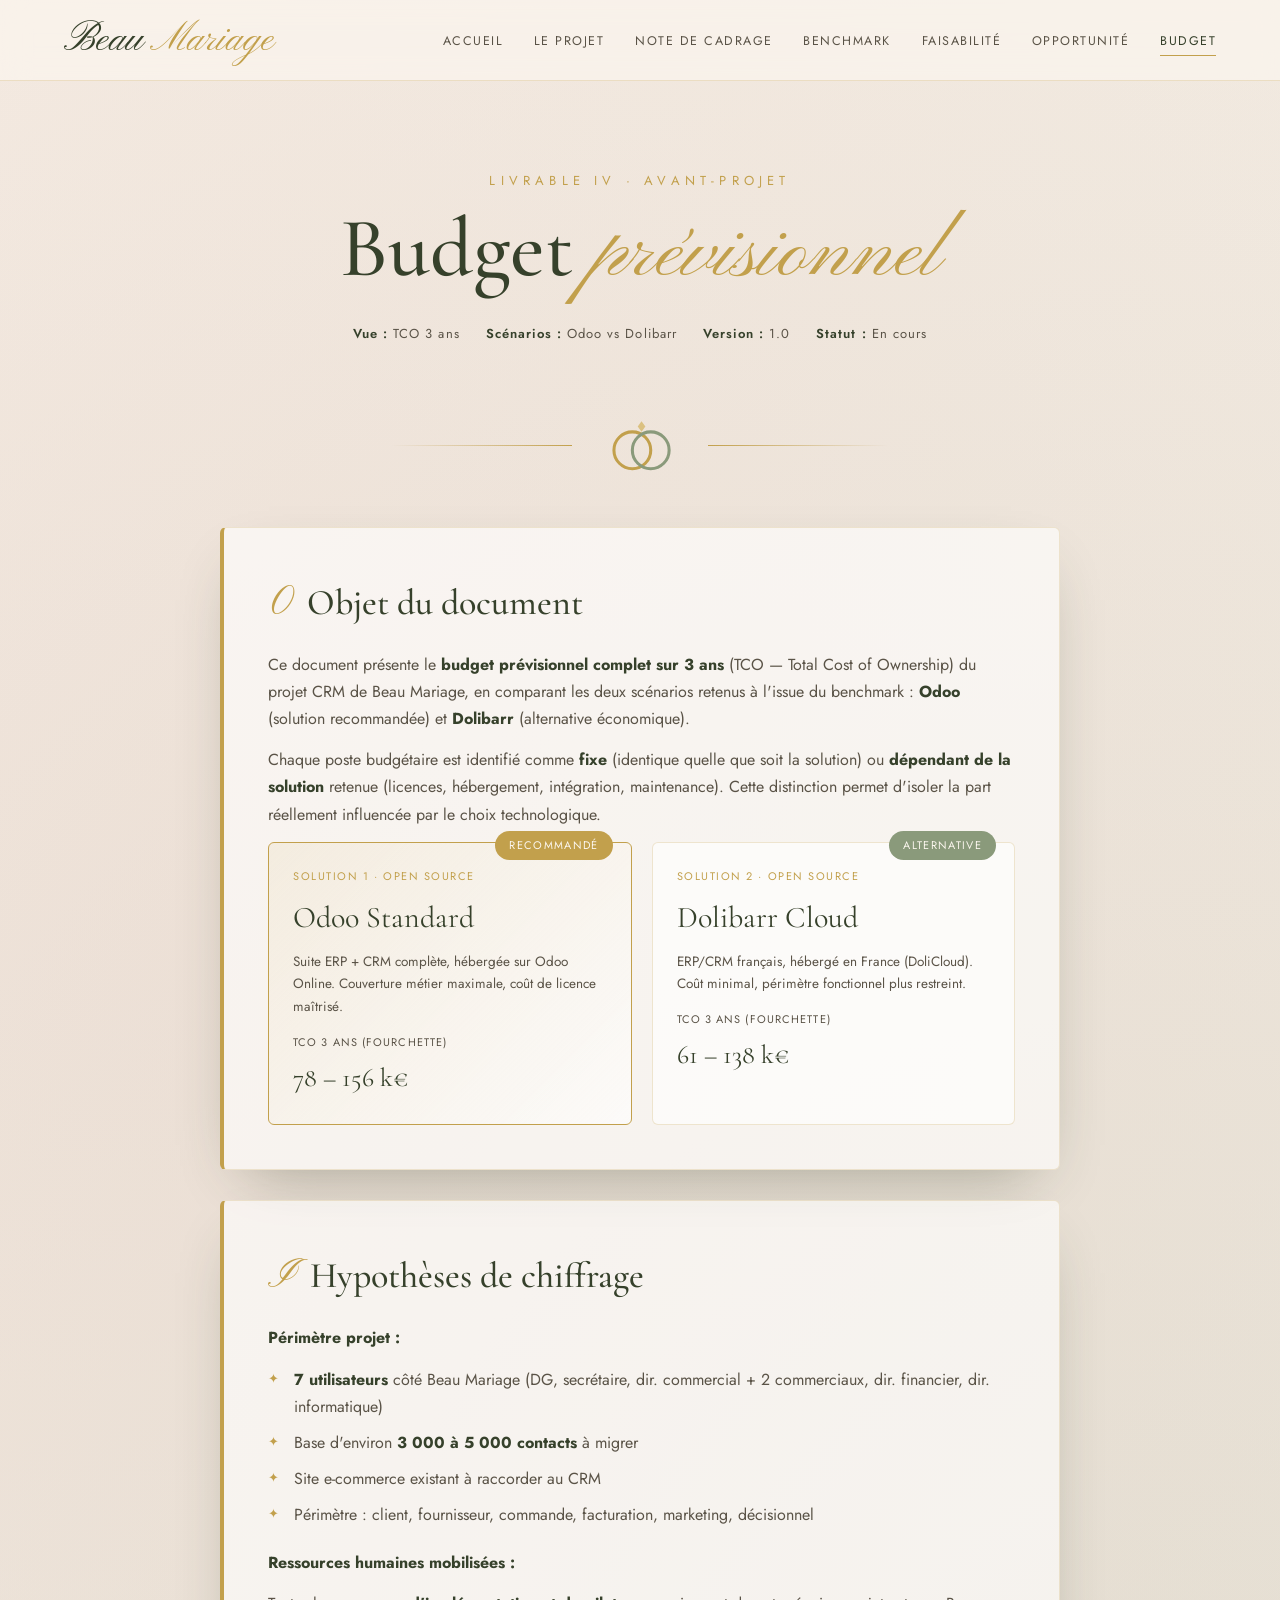
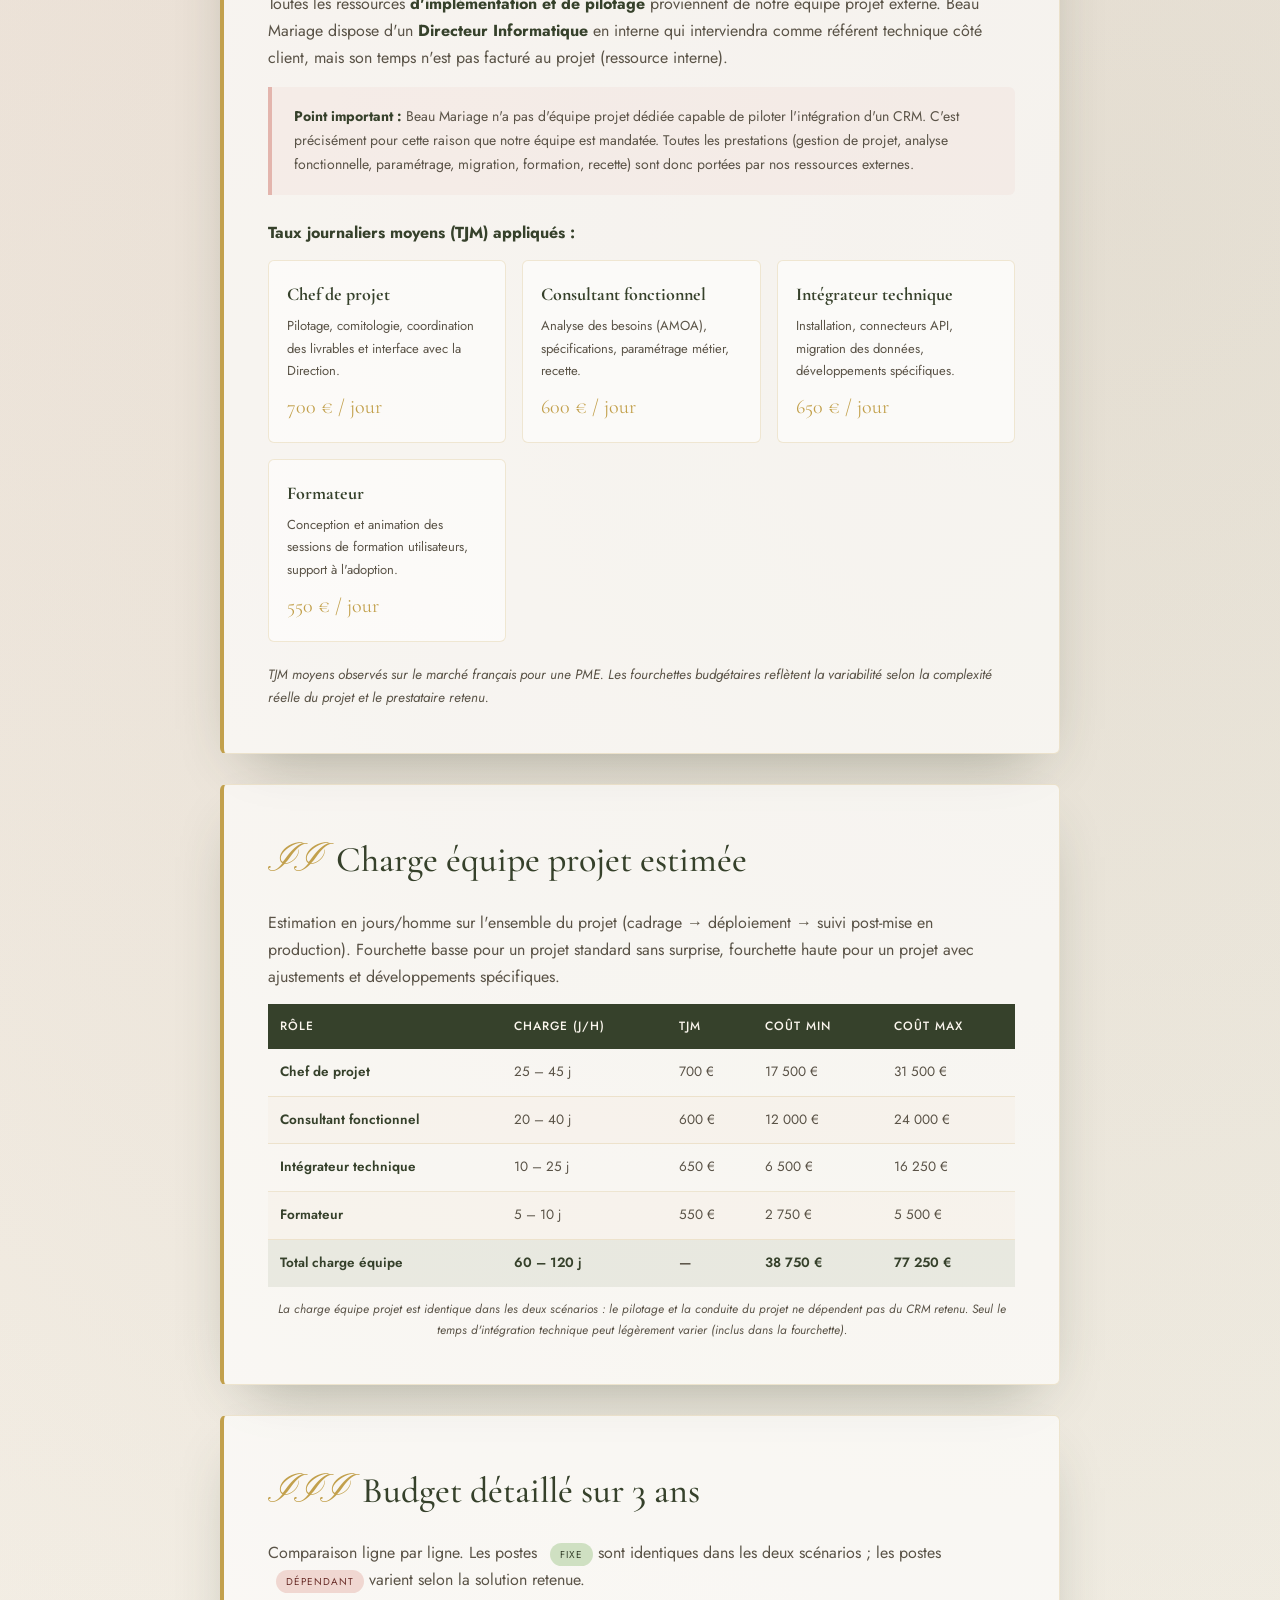
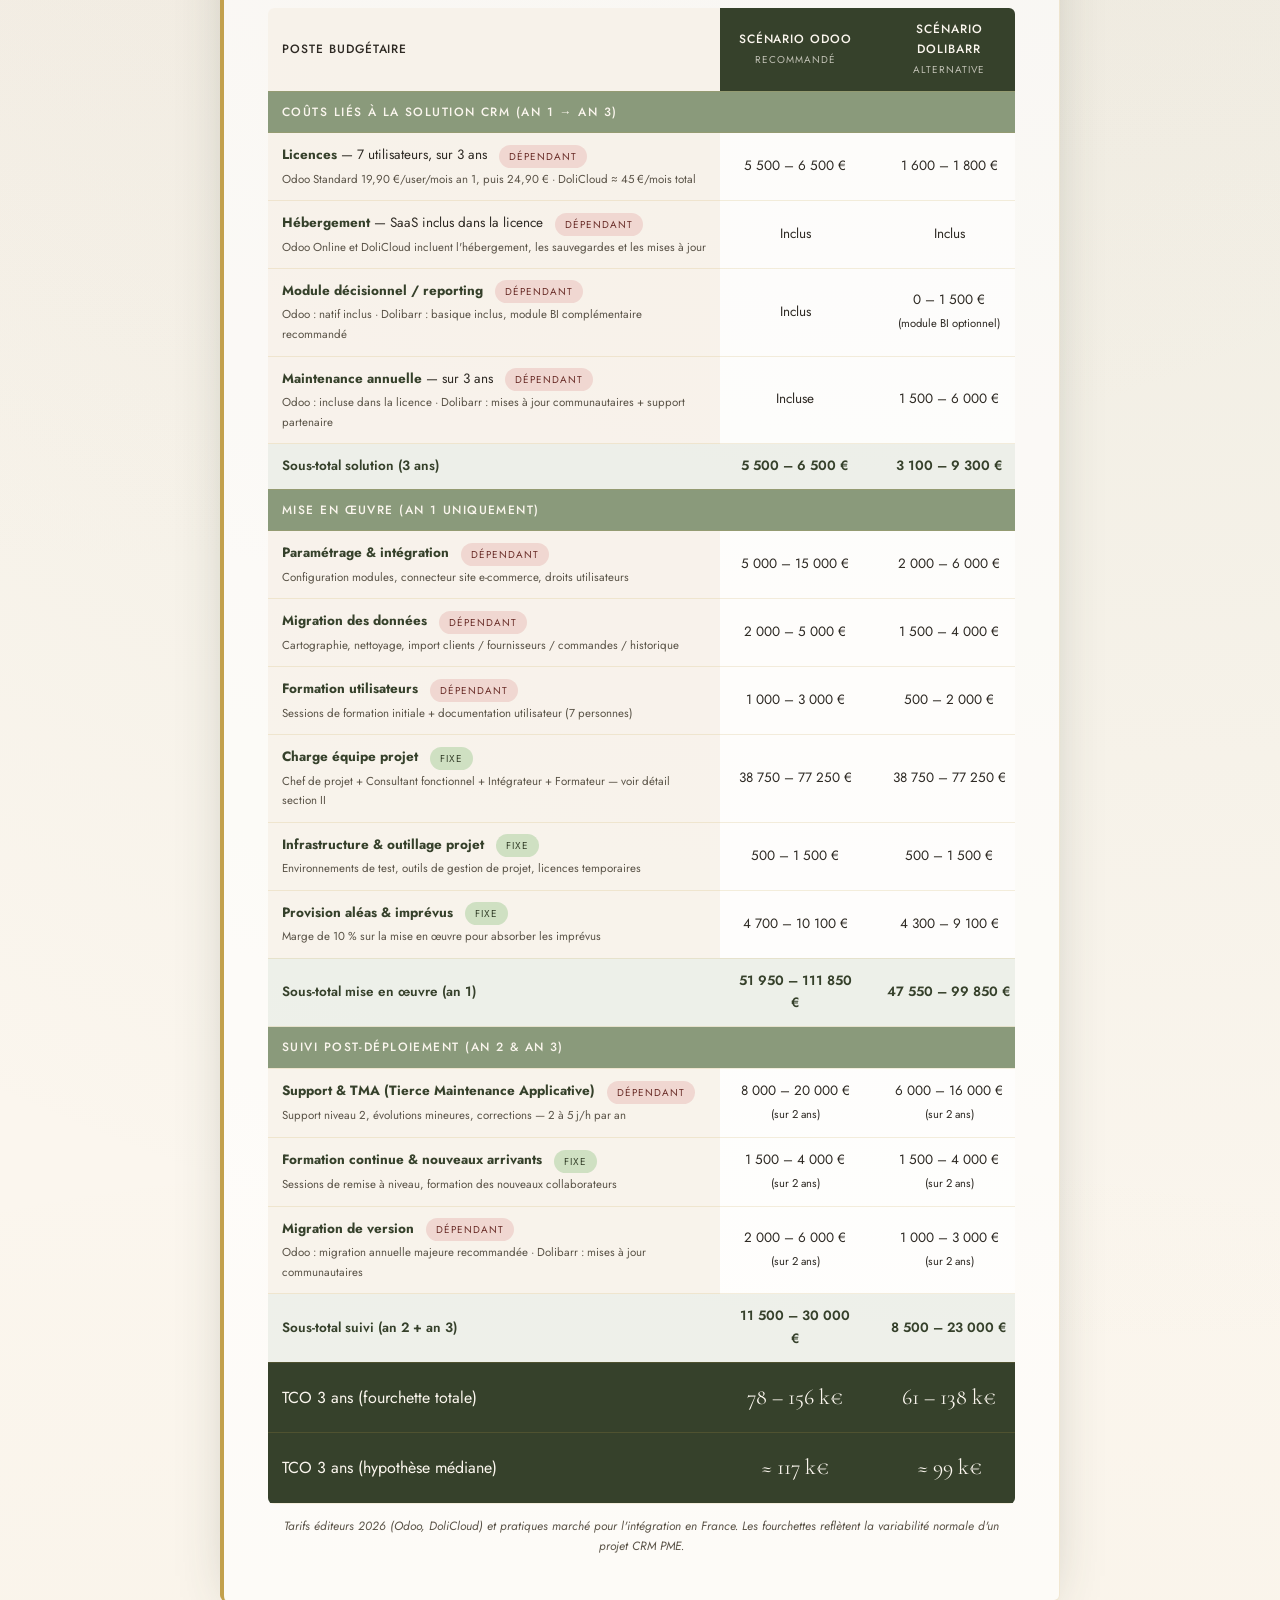
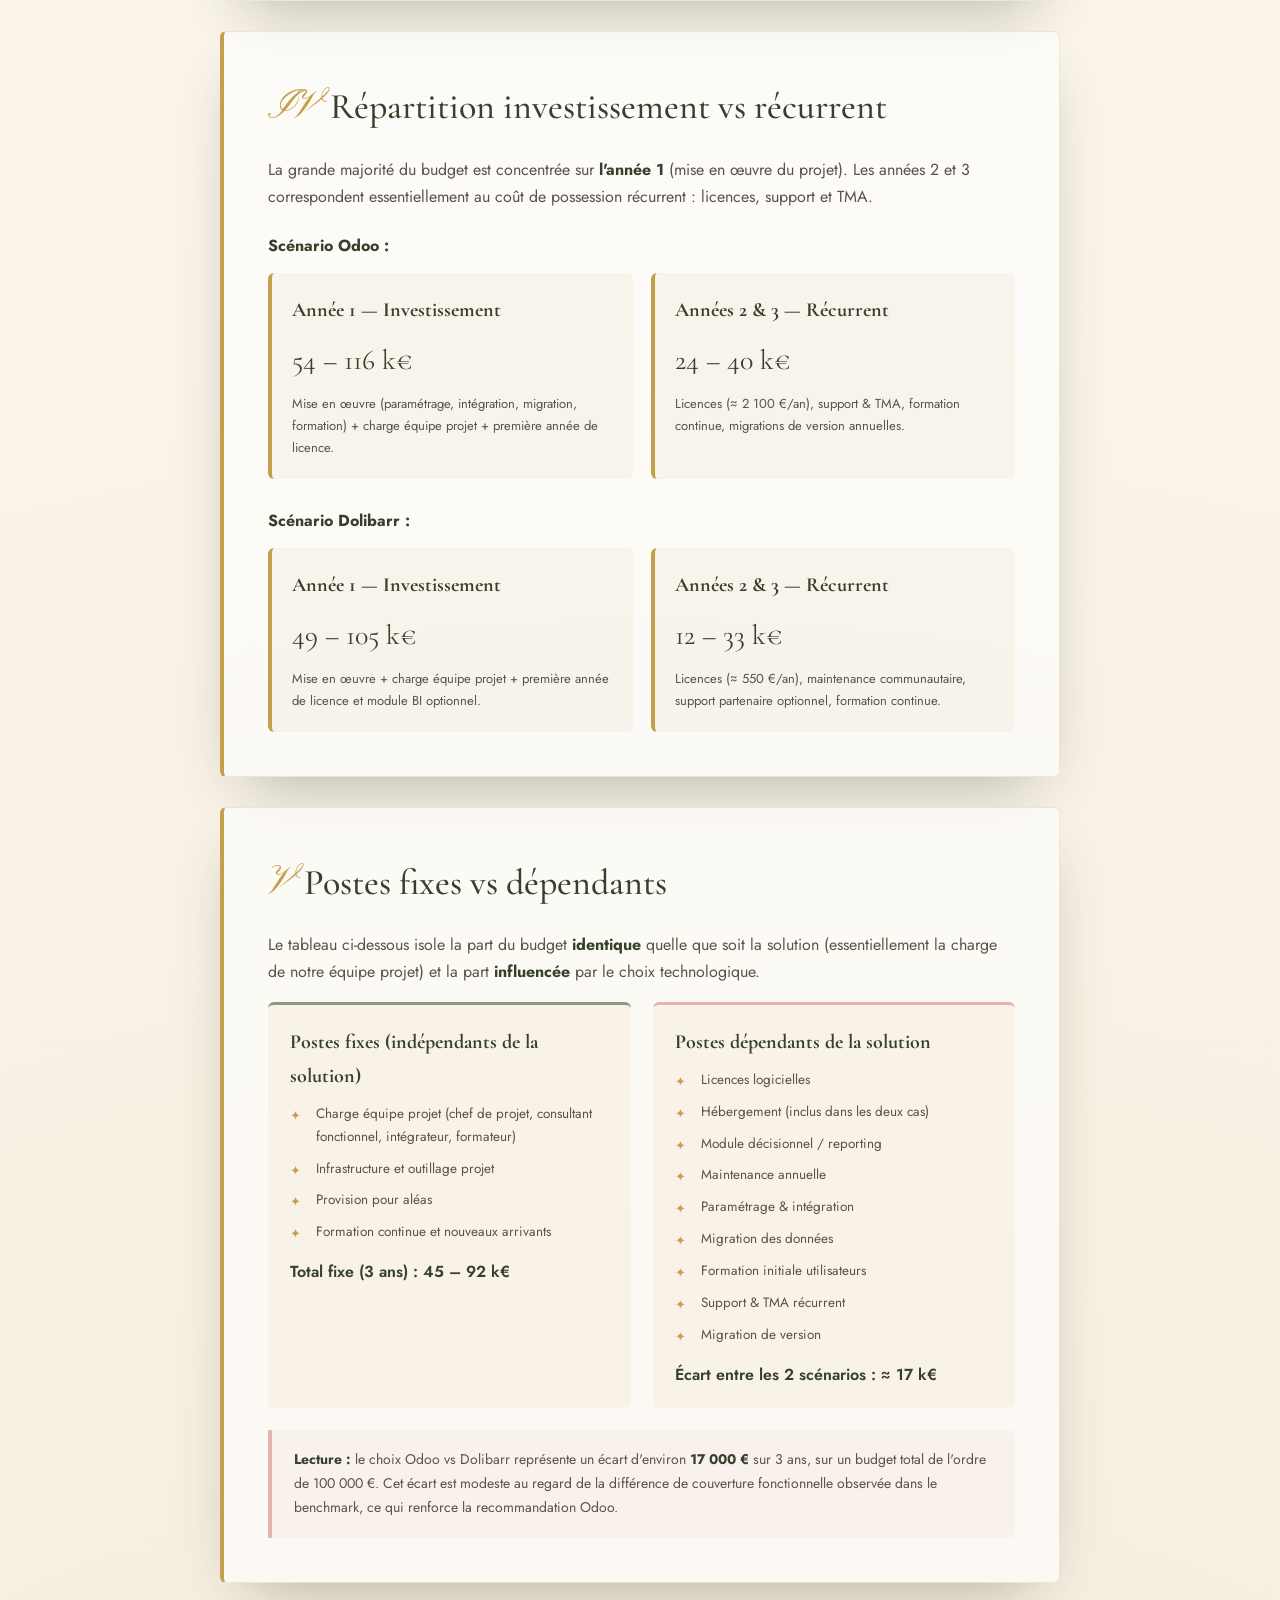
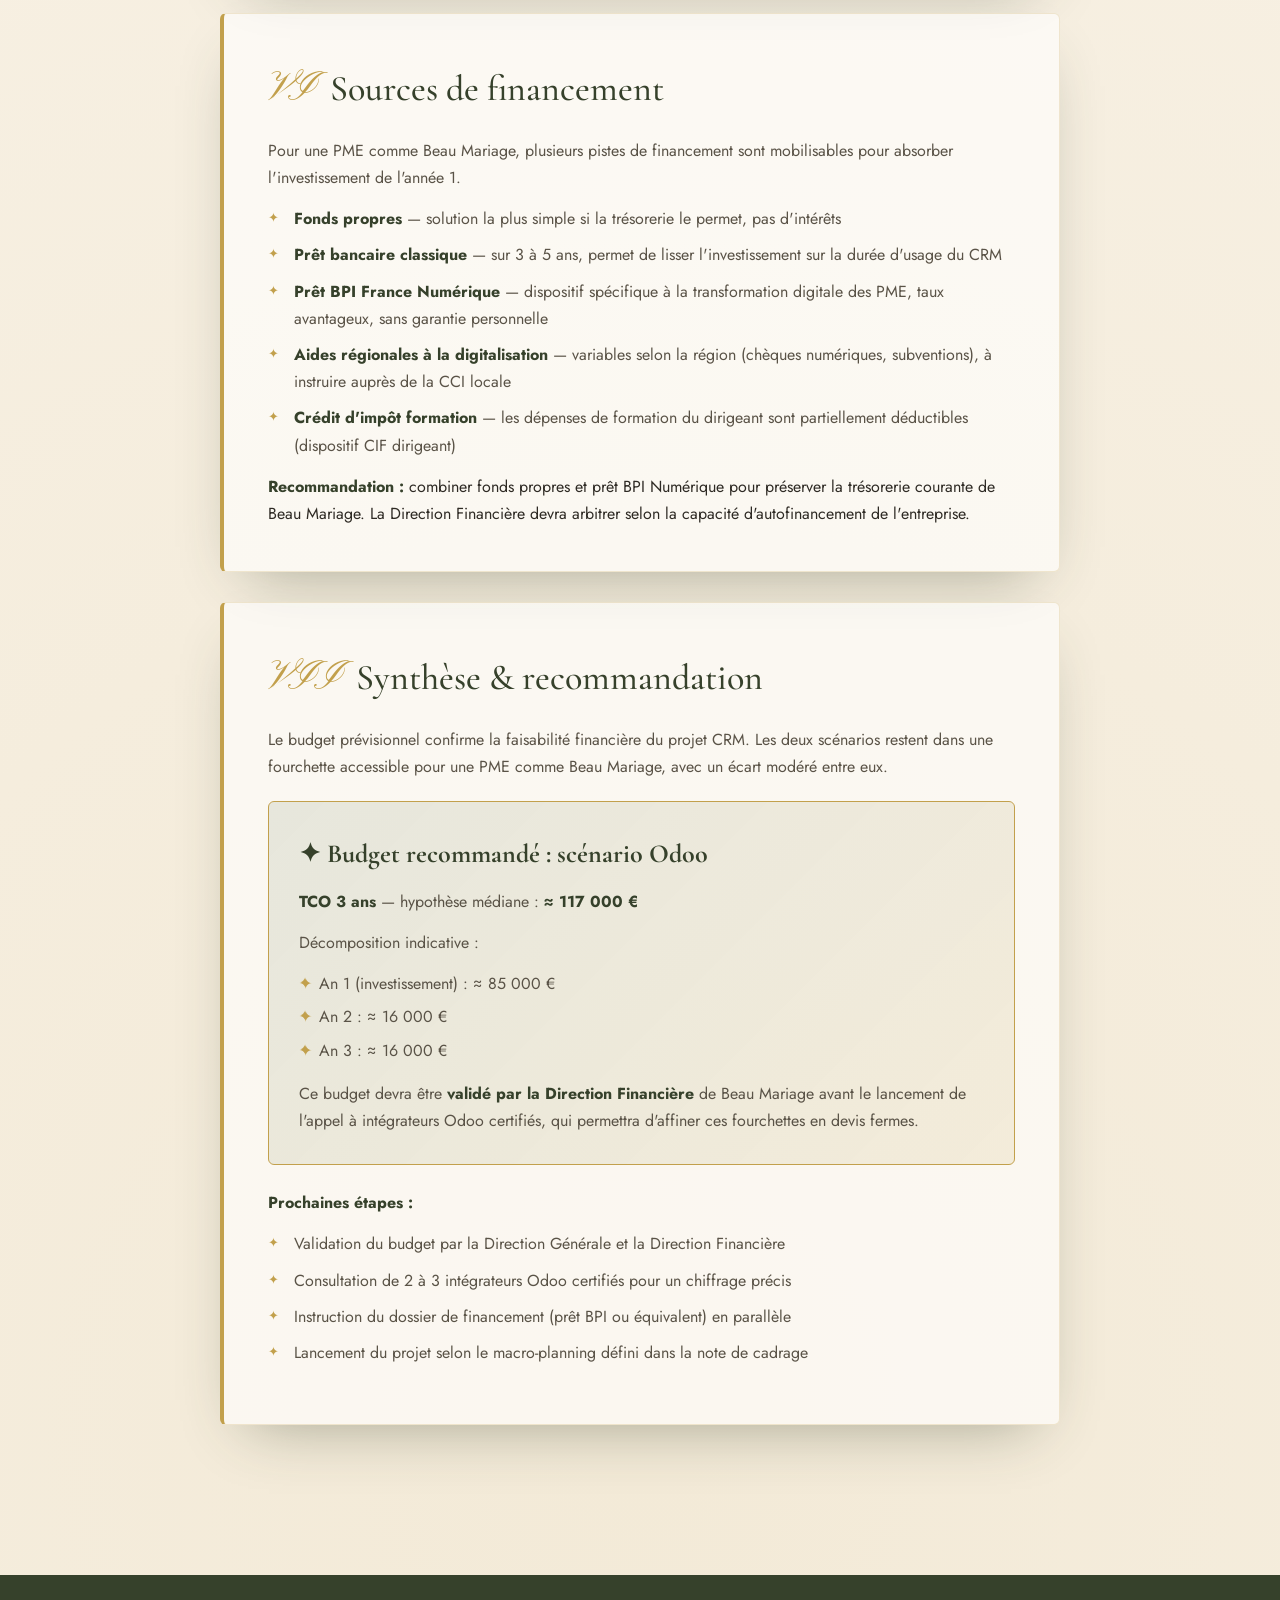
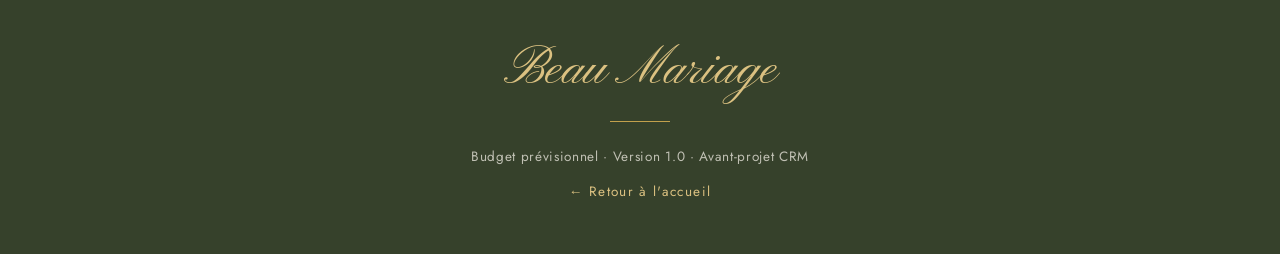
<file: budget.html>
<!DOCTYPE html>
<html lang="fr">
<head>
  <meta charset="UTF-8">
  <meta name="viewport" content="width=device-width, initial-scale=1.0">
  <title>Budget prévisionnel — Beau Mariage</title>
  <meta name="description" content="Budget prévisionnel sur 3 ans (TCO) du projet CRM de Beau Mariage : scénario Odoo vs Dolibarr.">

  <link rel="preconnect" href="https://fonts.googleapis.com">
  <link rel="preconnect" href="https://fonts.gstatic.com" crossorigin>
  <link href="https://fonts.googleapis.com/css2?family=Cormorant+Garamond:ital,wght@0,400;0,500;1,300;1,400&family=Jost:wght@300;400;500&family=Pinyon+Script&display=swap" rel="stylesheet">

  <script>document.documentElement.className="js";</script>
  <link rel="stylesheet" href="style.css">

  <style>
    /* Cartes scénarios en tête */
    .scenarios {
      display: grid; grid-template-columns: repeat(auto-fit, minmax(260px,1fr));
      gap: 20px; margin-top: 12px;
    }
    .scen {
      background: rgba(255,255,255,.6);
      border: 1px solid rgba(194,160,76,.25);
      border-radius: 6px;
      padding: 24px;
      position: relative;
    }
    .scen--reco { border: 1.5px solid var(--gold); background: linear-gradient(135deg, rgba(219,193,129,.15), rgba(255,255,255,.6)); }
    .scen__badge {
      position: absolute; top: -12px; right: 18px;
      background: var(--gold); color: var(--ivory);
      font-size: 11px; letter-spacing: .12em; text-transform: uppercase;
      padding: 5px 14px; border-radius: 50px;
    }
    .scen__badge--alt { background: var(--sage); }
    .scen__type {
      font-size: 11px; letter-spacing: .14em; text-transform: uppercase;
      color: var(--gold); margin-bottom: 6px;
    }
    .scen__name { font-family: var(--font-display); font-size: 30px; color: var(--sage-dark); margin-bottom: 8px; }
    .scen__desc { font-size: 13.5px; color: var(--ink-soft); margin-bottom: 16px; }
    .scen__total { font-family: var(--font-display); font-size: 26px; color: var(--sage-dark); }
    .scen__total-lbl { font-size: 11px; letter-spacing: .1em; text-transform: uppercase; color: var(--ink-soft); margin-bottom: 4px; }

    /* Tableau TCO */
    .cmp-wrap { overflow-x: auto; margin-top: 12px; border-radius: 6px; }
    .cmp {
      width: 100%; min-width: 760px; border-collapse: collapse; font-size: 13.5px;
      background: rgba(255,255,255,.55);
    }
    .cmp th, .cmp td {
      padding: 11px 14px; text-align: center; vertical-align: middle;
      border-bottom: 1px solid rgba(194,160,76,.18);
    }
    .cmp th {
      background: var(--sage-dark); color: var(--ivory);
      font-size: 12px; letter-spacing: .08em; text-transform: uppercase;
      font-weight: 500;
    }
    .cmp th.poste-col, .cmp td.poste-col {
      text-align: left; background: rgba(244,236,223,.6); color: var(--ink);
    }
    .cmp td.poste-col strong { color: var(--sage-dark); }
    .cmp td.poste-col small { display: block; font-size: 11.5px; color: var(--ink-soft); margin-top: 2px; font-weight: 400; }

    /* Sections du tableau */
    .cmp .section-row td {
      background: var(--sage) !important;
      color: var(--ivory) !important;
      font-size: 12px; letter-spacing: .12em; text-transform: uppercase;
      font-weight: 500;
      text-align: left;
      padding: 10px 14px;
    }
    .cmp .subtotal-row td {
      background: rgba(138,154,123,.14) !important;
      font-weight: 600; color: var(--sage-dark);
    }
    .cmp .total-row td {
      background: var(--sage-dark) !important;
      color: var(--ivory) !important;
      font-size: 16px;
      padding: 16px 14px;
    }
    .cmp .total-row .val { font-family: var(--font-display); font-size: 22px; }

    /* Badges */
    .dep-badge {
      display: inline-block;
      font-size: 10px; letter-spacing: .1em; text-transform: uppercase;
      padding: 3px 10px; border-radius: 50px;
      background: var(--blush-soft); color: #6b2f2a;
      margin-left: 8px; vertical-align: middle;
    }
    .fix-badge {
      display: inline-block;
      font-size: 10px; letter-spacing: .1em; text-transform: uppercase;
      padding: 3px 10px; border-radius: 50px;
      background: #cfe0c2; color: var(--sage-dark);
      margin-left: 8px; vertical-align: middle;
    }

    /* Cartes ressources */
    .res-grid { display: grid; grid-template-columns: repeat(auto-fit, minmax(200px,1fr)); gap: 16px; margin-top: 12px; }
    .res-card {
      background: rgba(255,255,255,.55);
      border: 1px solid rgba(194,160,76,.22);
      border-radius: 6px;
      padding: 18px;
    }
    .res-card h4 { font-family: var(--font-display); font-size: 18px; color: var(--sage-dark); margin-bottom: 6px; }
    .res-card p { font-size: 13px; color: var(--ink-soft); margin: 0; }
    .res-card .rate { font-family: var(--font-display); font-size: 20px; color: var(--gold); margin-top: 8px; display: block; }

    /* Répartition an 1 / an 2+ */
    .split-grid { display: grid; grid-template-columns: 1fr 1fr; gap: 18px; margin-top: 14px; }
    @media (max-width: 640px) { .split-grid { grid-template-columns: 1fr; } }
    .split-card {
      background: rgba(244,236,223,.5); border-radius: 6px; padding: 20px;
      border-left: 4px solid var(--gold);
    }
    .split-card h4 { font-family: var(--font-display); font-size: 20px; color: var(--sage-dark); margin-bottom: 10px; }
    .split-card__val { font-family: var(--font-display); font-size: 28px; color: var(--sage-dark); margin: 8px 0; }
    .split-card p { font-size: 13px; color: var(--ink-soft); margin: 0; }

    /* Hypothèses */
    .hypo-box {
      background: rgba(227,181,173,.12);
      border-left: 4px solid var(--blush);
      border-radius: 0 6px 6px 0;
      padding: 18px 22px;
      margin-top: 16px;
      font-size: 14px;
      color: var(--ink-soft);
    }
    .hypo-box strong { color: var(--sage-dark); }

    /* Notes sous tableau */
    .price-note {
      font-size: 12px; color: var(--ink-soft); font-style: italic;
      margin-top: 12px; text-align: center;
    }

    /* Ressources équipe */
    .team-table { width: 100%; border-collapse: collapse; margin-top: 10px; font-size: 13.5px; }
    .team-table th { background: var(--sage-dark); color: var(--ivory); padding: 12px; text-align: left; font-size: 12px; letter-spacing: .08em; text-transform: uppercase; font-weight: 500; }
    .team-table td { padding: 12px; border-bottom: 1px solid rgba(194,160,76,.2); color: var(--ink-soft); }
    .team-table tr:last-child td { border-bottom: 0; }
    .team-table tr:nth-child(even) td { background: rgba(244,236,223,.35); }
    .team-table td.role { color: var(--sage-dark); font-weight: 600; }
  </style>
</head>
<body>

  <div id="petals" aria-hidden="true"></div>

  <!-- Navigation -->
  <nav class="nav">
    <a href="index.html" class="nav__logo">Beau <span>Mariage</span></a>
    <button class="nav__burger" aria-label="Menu"><span></span><span></span><span></span></button>
    <ul class="nav__links">
      <li><a href="index.html">Accueil</a></li>
      <li><a href="index.html#projet">Le projet</a></li>
      <li><a href="note-de-cadrage.html">Note de cadrage</a></li>
      <li><a href="benchmark.html">Benchmark</a></li>
      <li><a href="etude-faisabilite.html">Faisabilité</a></li>
      <li><a href="etude-opportunite.html">Opportunité</a></li>
      <li><a href="budget.html" class="is-active">Budget</a></li>
    </ul>
  </nav>

  <!-- En-tête -->
  <header class="page-hero">
    <p class="page-hero__eyebrow reveal-up">Livrable IV · Avant-projet</p>
    <h1 class="page-hero__title reveal-up" style="animation-delay:.15s">Budget <em>prévisionnel</em></h1>
    <div class="page-hero__meta reveal-up" style="animation-delay:.3s">
      <span><strong>Vue :</strong> TCO 3 ans</span>
      <span><strong>Scénarios :</strong> Odoo vs Dolibarr</span>
      <span><strong>Version :</strong> 1.0</span>
      <span><strong>Statut :</strong> En cours</span>
    </div>
  </header>

  <!-- Séparateur alliances -->
  <div class="divider-rings" aria-hidden="true">
    <svg class="rings" viewBox="0 0 120 80" xmlns="http://www.w3.org/2000/svg">
      <circle class="ring" cx="50" cy="46" r="24"/>
      <circle class="ring ring--2" cx="74" cy="46" r="24"/>
      <path class="gem" d="M62 8l5 7-5 7-5-7z"/>
      <path class="sparkle" d="M30 18l1.5 4 4 1.5-4 1.5-1.5 4-1.5-4-4-1.5 4-1.5z"/>
      <path class="sparkle sparkle--b" d="M96 24l1.2 3 3 1.2-3 1.2-1.2 3-1.2-3-3-1.2 3-1.2z"/>
    </svg>
  </div>

  <main class="doc">

    <!-- Introduction -->
    <section class="block fade">
      <div class="block__head"><span class="block__no">0</span><h2 class="block__title">Objet du document</h2></div>
      <p>
        Ce document présente le <strong>budget prévisionnel complet sur 3 ans</strong> (TCO — Total Cost of Ownership)
        du projet CRM de Beau Mariage, en comparant les deux scénarios retenus à l'issue du benchmark :
        <strong>Odoo</strong> (solution recommandée) et <strong>Dolibarr</strong> (alternative économique).
      </p>
      <p>
        Chaque poste budgétaire est identifié comme <strong>fixe</strong> (identique quelle que soit la solution)
        ou <strong>dépendant de la solution</strong> retenue (licences, hébergement, intégration, maintenance).
        Cette distinction permet d'isoler la part réellement influencée par le choix technologique.
      </p>

      <div class="scenarios">
        <div class="scen scen--reco">
          <span class="scen__badge">Recommandé</span>
          <div class="scen__type">Solution 1 · Open source</div>
          <div class="scen__name">Odoo Standard</div>
          <p class="scen__desc">Suite ERP + CRM complète, hébergée sur Odoo Online. Couverture métier maximale, coût de licence maîtrisé.</p>
          <div class="scen__total-lbl">TCO 3 ans (fourchette)</div>
          <div class="scen__total">78 – 156 k€</div>
        </div>
        <div class="scen">
          <span class="scen__badge scen__badge--alt">Alternative</span>
          <div class="scen__type">Solution 2 · Open source</div>
          <div class="scen__name">Dolibarr Cloud</div>
          <p class="scen__desc">ERP/CRM français, hébergé en France (DoliCloud). Coût minimal, périmètre fonctionnel plus restreint.</p>
          <div class="scen__total-lbl">TCO 3 ans (fourchette)</div>
          <div class="scen__total">61 – 138 k€</div>
        </div>
      </div>
    </section>

    <!-- Hypothèses -->
    <section class="block fade">
      <div class="block__head"><span class="block__no">I</span><h2 class="block__title">Hypothèses de chiffrage</h2></div>

      <p><strong>Périmètre projet :</strong></p>
      <ul>
        <li><strong>7 utilisateurs</strong> côté Beau Mariage (DG, secrétaire, dir. commercial + 2 commerciaux, dir. financier, dir. informatique)</li>
        <li>Base d'environ <strong>3 000 à 5 000 contacts</strong> à migrer</li>
        <li>Site e-commerce existant à raccorder au CRM</li>
        <li>Périmètre : client, fournisseur, commande, facturation, marketing, décisionnel</li>
      </ul>

      <p style="margin-top:20px;"><strong>Ressources humaines mobilisées :</strong></p>
      <p>Toutes les ressources <strong>d'implémentation et de pilotage</strong> proviennent de notre équipe projet externe.
      Beau Mariage dispose d'un <strong>Directeur Informatique</strong> en interne qui interviendra comme référent
      technique côté client, mais son temps n'est pas facturé au projet (ressource interne).</p>

      <div class="hypo-box">
        <strong>Point important :</strong> Beau Mariage n'a pas d'équipe projet dédiée capable de piloter
        l'intégration d'un CRM. C'est précisément pour cette raison que notre équipe est mandatée. Toutes les
        prestations (gestion de projet, analyse fonctionnelle, paramétrage, migration, formation, recette)
        sont donc portées par nos ressources externes.
      </div>

      <p style="margin-top:24px;"><strong>Taux journaliers moyens (TJM) appliqués :</strong></p>
      <div class="res-grid">
        <div class="res-card">
          <h4>Chef de projet</h4>
          <p>Pilotage, comitologie, coordination des livrables et interface avec la Direction.</p>
          <span class="rate">700 € / jour</span>
        </div>
        <div class="res-card">
          <h4>Consultant fonctionnel</h4>
          <p>Analyse des besoins (AMOA), spécifications, paramétrage métier, recette.</p>
          <span class="rate">600 € / jour</span>
        </div>
        <div class="res-card">
          <h4>Intégrateur technique</h4>
          <p>Installation, connecteurs API, migration des données, développements spécifiques.</p>
          <span class="rate">650 € / jour</span>
        </div>
        <div class="res-card">
          <h4>Formateur</h4>
          <p>Conception et animation des sessions de formation utilisateurs, support à l'adoption.</p>
          <span class="rate">550 € / jour</span>
        </div>
      </div>

      <p style="margin-top:22px;font-size:13.5px;color:var(--ink-soft);"><em>TJM moyens observés sur le marché
      français pour une PME. Les fourchettes budgétaires reflètent la variabilité selon la complexité réelle
      du projet et le prestataire retenu.</em></p>
    </section>

    <!-- Équipe projet -->
    <section class="block fade">
      <div class="block__head"><span class="block__no">II</span><h2 class="block__title">Charge équipe projet estimée</h2></div>

      <p>Estimation en jours/homme sur l'ensemble du projet (cadrage → déploiement → suivi post-mise en production). Fourchette basse pour un projet standard sans surprise, fourchette haute pour un projet avec ajustements et développements spécifiques.</p>

      <table class="team-table">
        <thead>
          <tr><th>Rôle</th><th>Charge (j/h)</th><th>TJM</th><th>Coût min</th><th>Coût max</th></tr>
        </thead>
        <tbody>
          <tr>
            <td class="role">Chef de projet</td>
            <td>25 – 45 j</td>
            <td>700 €</td>
            <td>17 500 €</td>
            <td>31 500 €</td>
          </tr>
          <tr>
            <td class="role">Consultant fonctionnel</td>
            <td>20 – 40 j</td>
            <td>600 €</td>
            <td>12 000 €</td>
            <td>24 000 €</td>
          </tr>
          <tr>
            <td class="role">Intégrateur technique</td>
            <td>10 – 25 j</td>
            <td>650 €</td>
            <td>6 500 €</td>
            <td>16 250 €</td>
          </tr>
          <tr>
            <td class="role">Formateur</td>
            <td>5 – 10 j</td>
            <td>550 €</td>
            <td>2 750 €</td>
            <td>5 500 €</td>
          </tr>
          <tr style="background:rgba(138,154,123,.15);font-weight:600;">
            <td class="role" style="color:var(--sage-dark);">Total charge équipe</td>
            <td style="color:var(--sage-dark);">60 – 120 j</td>
            <td>—</td>
            <td style="color:var(--sage-dark);">38 750 €</td>
            <td style="color:var(--sage-dark);">77 250 €</td>
          </tr>
        </tbody>
      </table>

      <p class="price-note">La charge équipe projet est identique dans les deux scénarios : le pilotage et la conduite du projet ne dépendent pas du CRM retenu. Seul le temps d'intégration technique peut légèrement varier (inclus dans la fourchette).</p>
    </section>

    <!-- Tableau TCO comparé -->
    <section class="block fade">
      <div class="block__head"><span class="block__no">III</span><h2 class="block__title">Budget détaillé sur 3 ans</h2></div>

      <p>Comparaison ligne par ligne. Les postes <span class="fix-badge">Fixe</span> sont identiques dans les deux scénarios ; les postes <span class="dep-badge">Dépendant</span> varient selon la solution retenue.</p>

      <div class="cmp-wrap">
        <table class="cmp">
          <thead>
            <tr>
              <th class="poste-col">Poste budgétaire</th>
              <th>Scénario Odoo<br><small style="font-weight:400;font-size:10px;opacity:.7;">Recommandé</small></th>
              <th>Scénario Dolibarr<br><small style="font-weight:400;font-size:10px;opacity:.7;">Alternative</small></th>
            </tr>
          </thead>
          <tbody>

            <!-- Section 1 : coûts liés à la solution -->
            <tr class="section-row"><td colspan="3">Coûts liés à la solution CRM (an 1 → an 3)</td></tr>

            <tr>
              <td class="poste-col"><strong>Licences</strong> — 7 utilisateurs, sur 3 ans <span class="dep-badge">Dépendant</span>
                <small>Odoo Standard 19,90 €/user/mois an 1, puis 24,90 € · DoliCloud ≈ 45 €/mois total</small>
              </td>
              <td>5 500 – 6 500 €</td>
              <td>1 600 – 1 800 €</td>
            </tr>
            <tr>
              <td class="poste-col"><strong>Hébergement</strong> — SaaS inclus dans la licence <span class="dep-badge">Dépendant</span>
                <small>Odoo Online et DoliCloud incluent l'hébergement, les sauvegardes et les mises à jour</small>
              </td>
              <td>Inclus</td>
              <td>Inclus</td>
            </tr>
            <tr>
              <td class="poste-col"><strong>Module décisionnel / reporting</strong> <span class="dep-badge">Dépendant</span>
                <small>Odoo : natif inclus · Dolibarr : basique inclus, module BI complémentaire recommandé</small>
              </td>
              <td>Inclus</td>
              <td>0 – 1 500 €<br><small>(module BI optionnel)</small></td>
            </tr>
            <tr>
              <td class="poste-col"><strong>Maintenance annuelle</strong> — sur 3 ans <span class="dep-badge">Dépendant</span>
                <small>Odoo : incluse dans la licence · Dolibarr : mises à jour communautaires + support partenaire</small>
              </td>
              <td>Incluse</td>
              <td>1 500 – 6 000 €</td>
            </tr>
            <tr class="subtotal-row">
              <td class="poste-col">Sous-total solution (3 ans)</td>
              <td>5 500 – 6 500 €</td>
              <td>3 100 – 9 300 €</td>
            </tr>

            <!-- Section 2 : mise en œuvre -->
            <tr class="section-row"><td colspan="3">Mise en œuvre (an 1 uniquement)</td></tr>

            <tr>
              <td class="poste-col"><strong>Paramétrage &amp; intégration</strong> <span class="dep-badge">Dépendant</span>
                <small>Configuration modules, connecteur site e-commerce, droits utilisateurs</small>
              </td>
              <td>5 000 – 15 000 €</td>
              <td>2 000 – 6 000 €</td>
            </tr>
            <tr>
              <td class="poste-col"><strong>Migration des données</strong> <span class="dep-badge">Dépendant</span>
                <small>Cartographie, nettoyage, import clients / fournisseurs / commandes / historique</small>
              </td>
              <td>2 000 – 5 000 €</td>
              <td>1 500 – 4 000 €</td>
            </tr>
            <tr>
              <td class="poste-col"><strong>Formation utilisateurs</strong> <span class="dep-badge">Dépendant</span>
                <small>Sessions de formation initiale + documentation utilisateur (7 personnes)</small>
              </td>
              <td>1 000 – 3 000 €</td>
              <td>500 – 2 000 €</td>
            </tr>
            <tr>
              <td class="poste-col"><strong>Charge équipe projet</strong> <span class="fix-badge">Fixe</span>
                <small>Chef de projet + Consultant fonctionnel + Intégrateur + Formateur — voir détail section II</small>
              </td>
              <td>38 750 – 77 250 €</td>
              <td>38 750 – 77 250 €</td>
            </tr>
            <tr>
              <td class="poste-col"><strong>Infrastructure &amp; outillage projet</strong> <span class="fix-badge">Fixe</span>
                <small>Environnements de test, outils de gestion de projet, licences temporaires</small>
              </td>
              <td>500 – 1 500 €</td>
              <td>500 – 1 500 €</td>
            </tr>
            <tr>
              <td class="poste-col"><strong>Provision aléas &amp; imprévus</strong> <span class="fix-badge">Fixe</span>
                <small>Marge de 10 % sur la mise en œuvre pour absorber les imprévus</small>
              </td>
              <td>4 700 – 10 100 €</td>
              <td>4 300 – 9 100 €</td>
            </tr>
            <tr class="subtotal-row">
              <td class="poste-col">Sous-total mise en œuvre (an 1)</td>
              <td>51 950 – 111 850 €</td>
              <td>47 550 – 99 850 €</td>
            </tr>

            <!-- Section 3 : suivi post-déploiement -->
            <tr class="section-row"><td colspan="3">Suivi post-déploiement (an 2 &amp; an 3)</td></tr>

            <tr>
              <td class="poste-col"><strong>Support &amp; TMA (Tierce Maintenance Applicative)</strong> <span class="dep-badge">Dépendant</span>
                <small>Support niveau 2, évolutions mineures, corrections — 2 à 5 j/h par an</small>
              </td>
              <td>8 000 – 20 000 €<br><small>(sur 2 ans)</small></td>
              <td>6 000 – 16 000 €<br><small>(sur 2 ans)</small></td>
            </tr>
            <tr>
              <td class="poste-col"><strong>Formation continue &amp; nouveaux arrivants</strong> <span class="fix-badge">Fixe</span>
                <small>Sessions de remise à niveau, formation des nouveaux collaborateurs</small>
              </td>
              <td>1 500 – 4 000 €<br><small>(sur 2 ans)</small></td>
              <td>1 500 – 4 000 €<br><small>(sur 2 ans)</small></td>
            </tr>
            <tr>
              <td class="poste-col"><strong>Migration de version</strong> <span class="dep-badge">Dépendant</span>
                <small>Odoo : migration annuelle majeure recommandée · Dolibarr : mises à jour communautaires</small>
              </td>
              <td>2 000 – 6 000 €<br><small>(sur 2 ans)</small></td>
              <td>1 000 – 3 000 €<br><small>(sur 2 ans)</small></td>
            </tr>
            <tr class="subtotal-row">
              <td class="poste-col">Sous-total suivi (an 2 + an 3)</td>
              <td>11 500 – 30 000 €</td>
              <td>8 500 – 23 000 €</td>
            </tr>

            <!-- Totaux -->
            <tr class="total-row">
              <td class="poste-col" style="background:var(--sage-dark) !important;color:var(--ivory) !important;">TCO 3 ans (fourchette totale)</td>
              <td><span class="val">78 – 156 k€</span></td>
              <td><span class="val">61 – 138 k€</span></td>
            </tr>
            <tr class="total-row">
              <td class="poste-col" style="background:var(--sage-dark) !important;color:var(--ivory) !important;">TCO 3 ans (hypothèse médiane)</td>
              <td><span class="val">≈ 117 k€</span></td>
              <td><span class="val">≈ 99 k€</span></td>
            </tr>

          </tbody>
        </table>
      </div>

      <p class="price-note">Tarifs éditeurs 2026 (Odoo, DoliCloud) et pratiques marché pour l'intégration en France. Les fourchettes reflètent la variabilité normale d'un projet CRM PME.</p>
    </section>

    <!-- Répartition an 1 vs récurrent -->
    <section class="block fade">
      <div class="block__head"><span class="block__no">IV</span><h2 class="block__title">Répartition investissement vs récurrent</h2></div>

      <p>La grande majorité du budget est concentrée sur <strong>l'année 1</strong> (mise en œuvre du projet). Les années 2 et 3 correspondent essentiellement au coût de possession récurrent : licences, support et TMA.</p>

      <p style="margin-top:22px;"><strong>Scénario Odoo :</strong></p>
      <div class="split-grid">
        <div class="split-card">
          <h4>Année 1 — Investissement</h4>
          <div class="split-card__val">54 – 116 k€</div>
          <p>Mise en œuvre (paramétrage, intégration, migration, formation) + charge équipe projet + première année de licence.</p>
        </div>
        <div class="split-card">
          <h4>Années 2 &amp; 3 — Récurrent</h4>
          <div class="split-card__val">24 – 40 k€</div>
          <p>Licences (≈ 2 100 €/an), support &amp; TMA, formation continue, migrations de version annuelles.</p>
        </div>
      </div>

      <p style="margin-top:28px;"><strong>Scénario Dolibarr :</strong></p>
      <div class="split-grid">
        <div class="split-card">
          <h4>Année 1 — Investissement</h4>
          <div class="split-card__val">49 – 105 k€</div>
          <p>Mise en œuvre + charge équipe projet + première année de licence et module BI optionnel.</p>
        </div>
        <div class="split-card">
          <h4>Années 2 &amp; 3 — Récurrent</h4>
          <div class="split-card__val">12 – 33 k€</div>
          <p>Licences (≈ 550 €/an), maintenance communautaire, support partenaire optionnel, formation continue.</p>
        </div>
      </div>
    </section>

    <!-- Postes fixes vs dépendants -->
    <section class="block fade">
      <div class="block__head"><span class="block__no">V</span><h2 class="block__title">Postes fixes vs dépendants</h2></div>

      <p>Le tableau ci-dessous isole la part du budget <strong>identique</strong> quelle que soit la solution
      (essentiellement la charge de notre équipe projet) et la part <strong>influencée</strong> par le choix
      technologique.</p>

      <div class="grid2" style="margin-top:16px;">
        <div class="subcard subcard--in">
          <h4>Postes fixes (indépendants de la solution)</h4>
          <ul>
            <li>Charge équipe projet (chef de projet, consultant fonctionnel, intégrateur, formateur)</li>
            <li>Infrastructure et outillage projet</li>
            <li>Provision pour aléas</li>
            <li>Formation continue et nouveaux arrivants</li>
          </ul>
          <p style="margin-top:12px;font-weight:600;color:var(--sage-dark);">Total fixe (3 ans) : 45 – 92 k€</p>
        </div>
        <div class="subcard subcard--out">
          <h4>Postes dépendants de la solution</h4>
          <ul>
            <li>Licences logicielles</li>
            <li>Hébergement (inclus dans les deux cas)</li>
            <li>Module décisionnel / reporting</li>
            <li>Maintenance annuelle</li>
            <li>Paramétrage &amp; intégration</li>
            <li>Migration des données</li>
            <li>Formation initiale utilisateurs</li>
            <li>Support &amp; TMA récurrent</li>
            <li>Migration de version</li>
          </ul>
          <p style="margin-top:12px;font-weight:600;color:var(--sage-dark);">Écart entre les 2 scénarios : ≈ 17 k€</p>
        </div>
      </div>

      <div class="hypo-box" style="margin-top:22px;">
        <strong>Lecture :</strong> le choix Odoo vs Dolibarr représente un écart d'environ <strong>17 000 €</strong>
        sur 3 ans, sur un budget total de l'ordre de 100 000 €. Cet écart est modeste au regard de la différence
        de couverture fonctionnelle observée dans le benchmark, ce qui renforce la recommandation Odoo.
      </div>
    </section>

    <!-- Financement -->
    <section class="block fade">
      <div class="block__head"><span class="block__no">VI</span><h2 class="block__title">Sources de financement</h2></div>

      <p>Pour une PME comme Beau Mariage, plusieurs pistes de financement sont mobilisables pour absorber l'investissement de l'année 1.</p>

      <ul>
        <li><strong>Fonds propres</strong> — solution la plus simple si la trésorerie le permet, pas d'intérêts</li>
        <li><strong>Prêt bancaire classique</strong> — sur 3 à 5 ans, permet de lisser l'investissement sur la durée d'usage du CRM</li>
        <li><strong>Prêt BPI France Numérique</strong> — dispositif spécifique à la transformation digitale des PME, taux avantageux, sans garantie personnelle</li>
        <li><strong>Aides régionales à la digitalisation</strong> — variables selon la région (chèques numériques, subventions), à instruire auprès de la CCI locale</li>
        <li><strong>Crédit d'impôt formation</strong> — les dépenses de formation du dirigeant sont partiellement déductibles (dispositif CIF dirigeant)</li>
      </ul>

      <div class="reco">
        <strong>Recommandation :</strong> combiner fonds propres et prêt BPI Numérique pour préserver la trésorerie
        courante de Beau Mariage. La Direction Financière devra arbitrer selon la capacité d'autofinancement de l'entreprise.
      </div>
    </section>

    <!-- Synthèse -->
    <section class="block fade">
      <div class="block__head"><span class="block__no">VII</span><h2 class="block__title">Synthèse &amp; recommandation</h2></div>

      <p>Le budget prévisionnel confirme la faisabilité financière du projet CRM. Les deux scénarios restent
      dans une fourchette accessible pour une PME comme Beau Mariage, avec un écart modéré entre eux.</p>

      <div class="verdict-box" style="background:linear-gradient(135deg,rgba(138,154,123,.18),rgba(194,160,76,.14));border:1.5px solid var(--gold);border-radius:6px;padding:30px;margin-top:20px;">
        <h3 style="font-family:var(--font-display);font-size:26px;color:var(--sage-dark);margin-bottom:12px;">✦ Budget recommandé : scénario Odoo</h3>
        <p><strong>TCO 3 ans</strong> — hypothèse médiane : <strong>≈ 117 000 €</strong></p>
        <p style="margin-top:12px;">Décomposition indicative :</p>
        <ul style="margin-top:8px;list-style:none;">
          <li style="padding-left:20px;position:relative;margin-bottom:6px;"><span style="position:absolute;left:0;color:var(--gold);">✦</span> An 1 (investissement) : ≈ 85 000 €</li>
          <li style="padding-left:20px;position:relative;margin-bottom:6px;"><span style="position:absolute;left:0;color:var(--gold);">✦</span> An 2 : ≈ 16 000 €</li>
          <li style="padding-left:20px;position:relative;margin-bottom:6px;"><span style="position:absolute;left:0;color:var(--gold);">✦</span> An 3 : ≈ 16 000 €</li>
        </ul>
        <p style="margin-top:16px;">Ce budget devra être <strong>validé par la Direction Financière</strong> de Beau Mariage
        avant le lancement de l'appel à intégrateurs Odoo certifiés, qui permettra d'affiner ces fourchettes en devis fermes.</p>
      </div>

      <p style="margin-top:24px;"><strong>Prochaines étapes :</strong></p>
      <ul>
        <li>Validation du budget par la Direction Générale et la Direction Financière</li>
        <li>Consultation de 2 à 3 intégrateurs Odoo certifiés pour un chiffrage précis</li>
        <li>Instruction du dossier de financement (prêt BPI ou équivalent) en parallèle</li>
        <li>Lancement du projet selon le macro-planning défini dans la note de cadrage</li>
      </ul>
    </section>

  </main>

  <!-- FOOTER -->
  <footer class="footer">
    <div class="footer__logo">Beau Mariage</div>
    <div class="footer__divider"></div>
    <p>Budget prévisionnel · Version 1.0 · Avant-projet CRM</p>
    <p><a href="index.html" style="color:var(--gold-light);text-decoration:none;letter-spacing:.1em;">← Retour à l'accueil</a></p>
  </footer>

  <script src="script.js"></script>
</body>
</html>
</file>
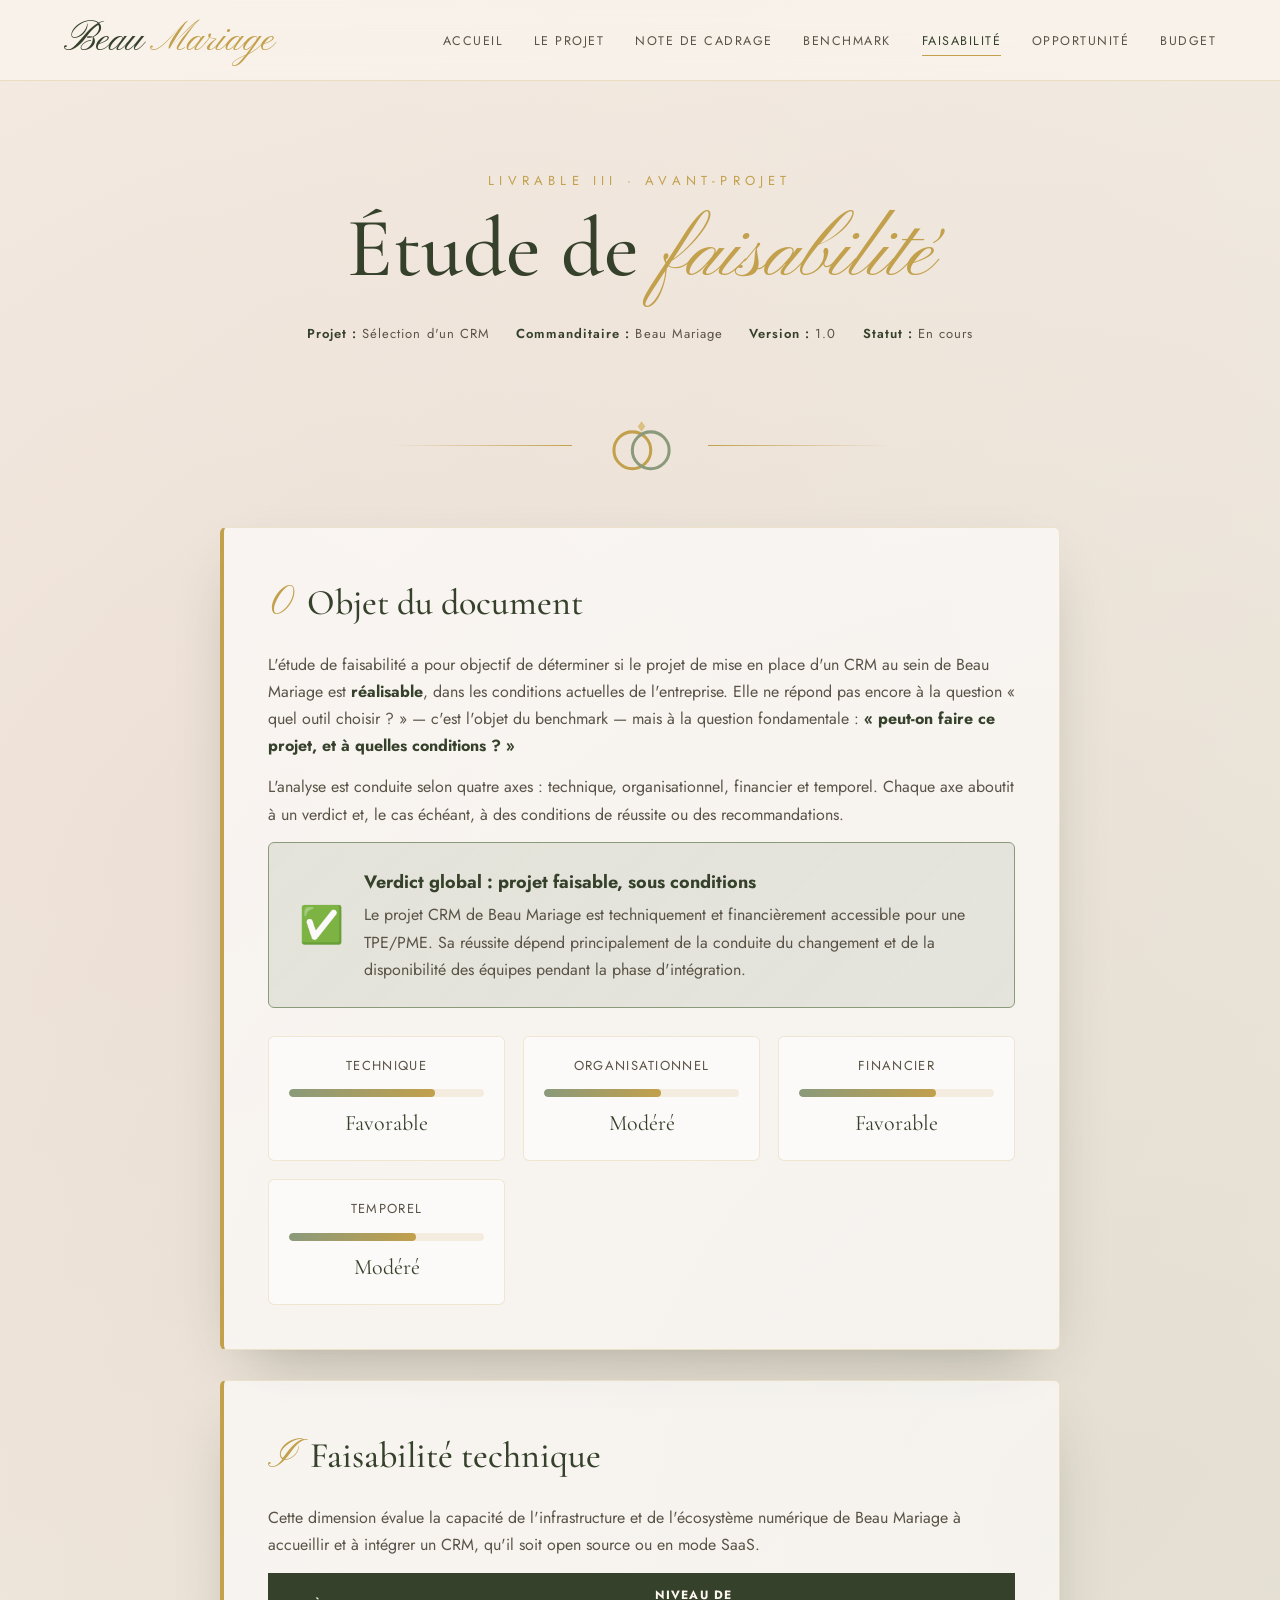
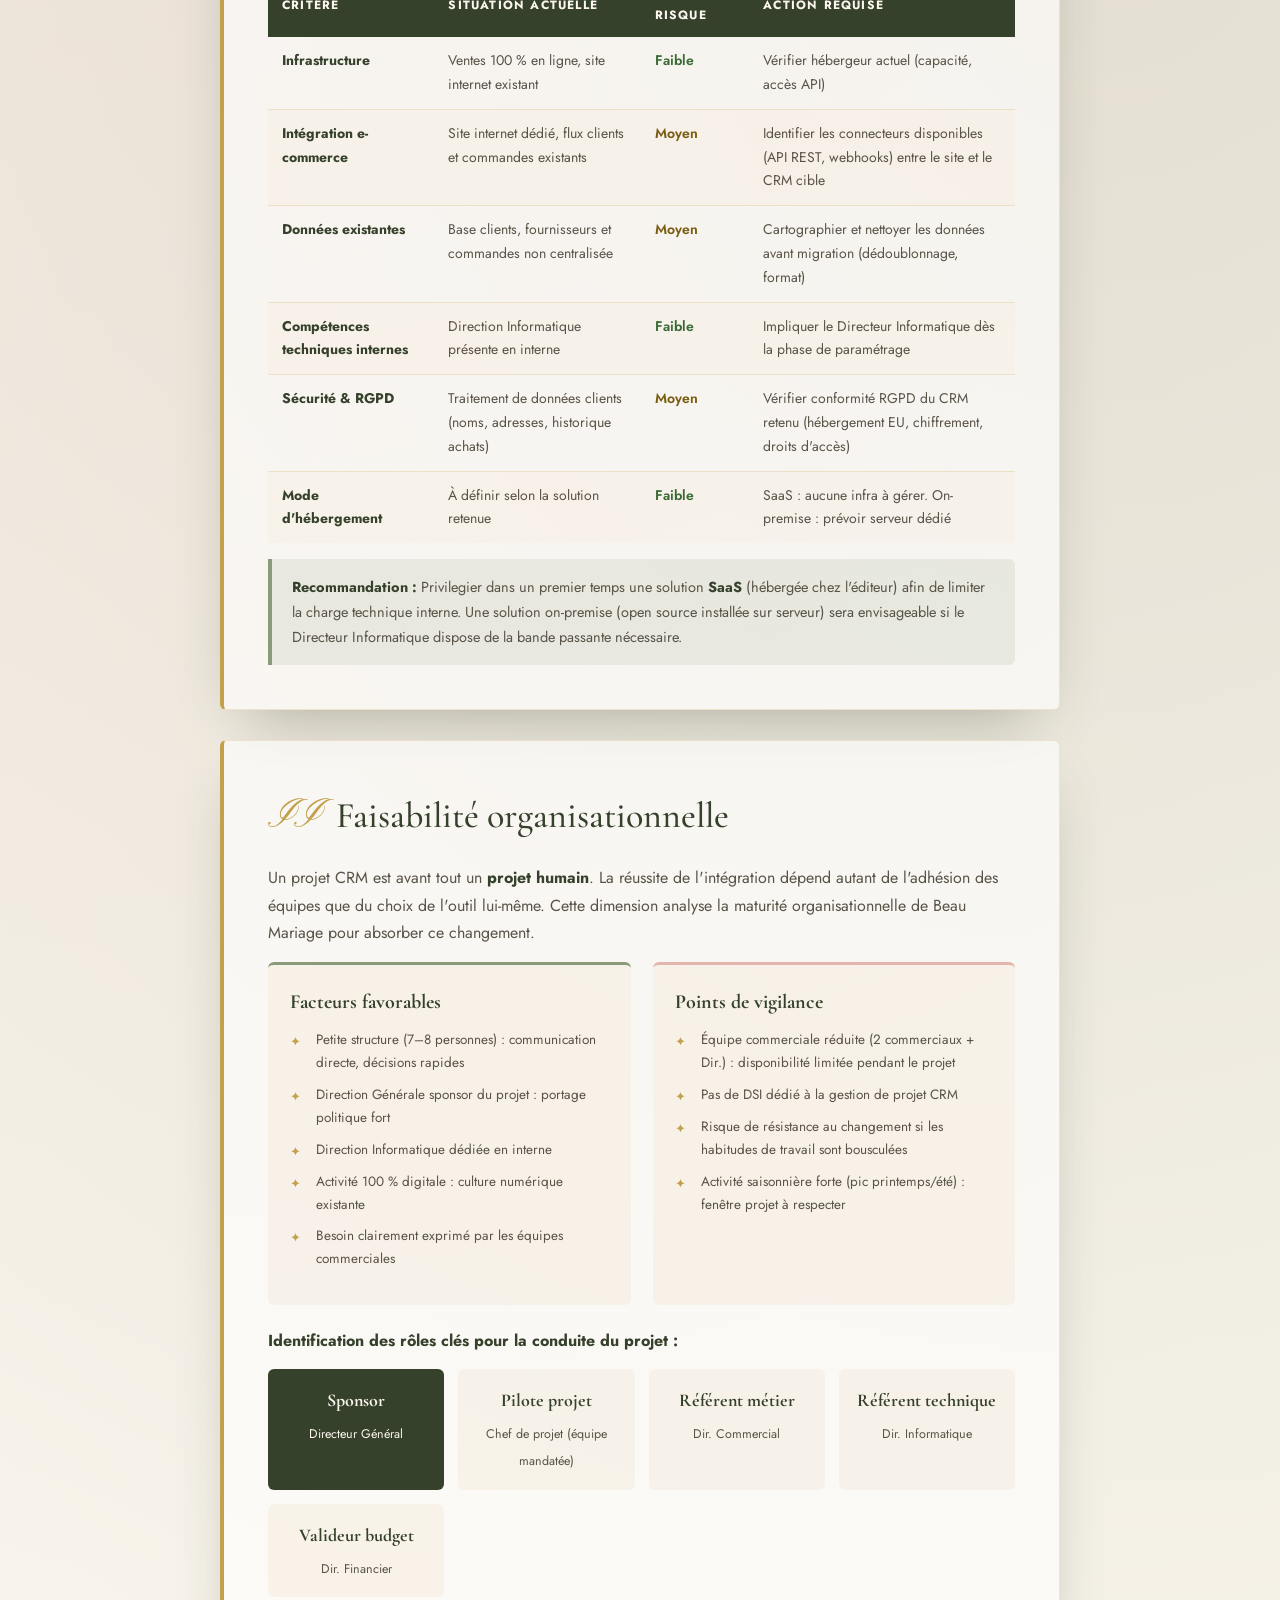
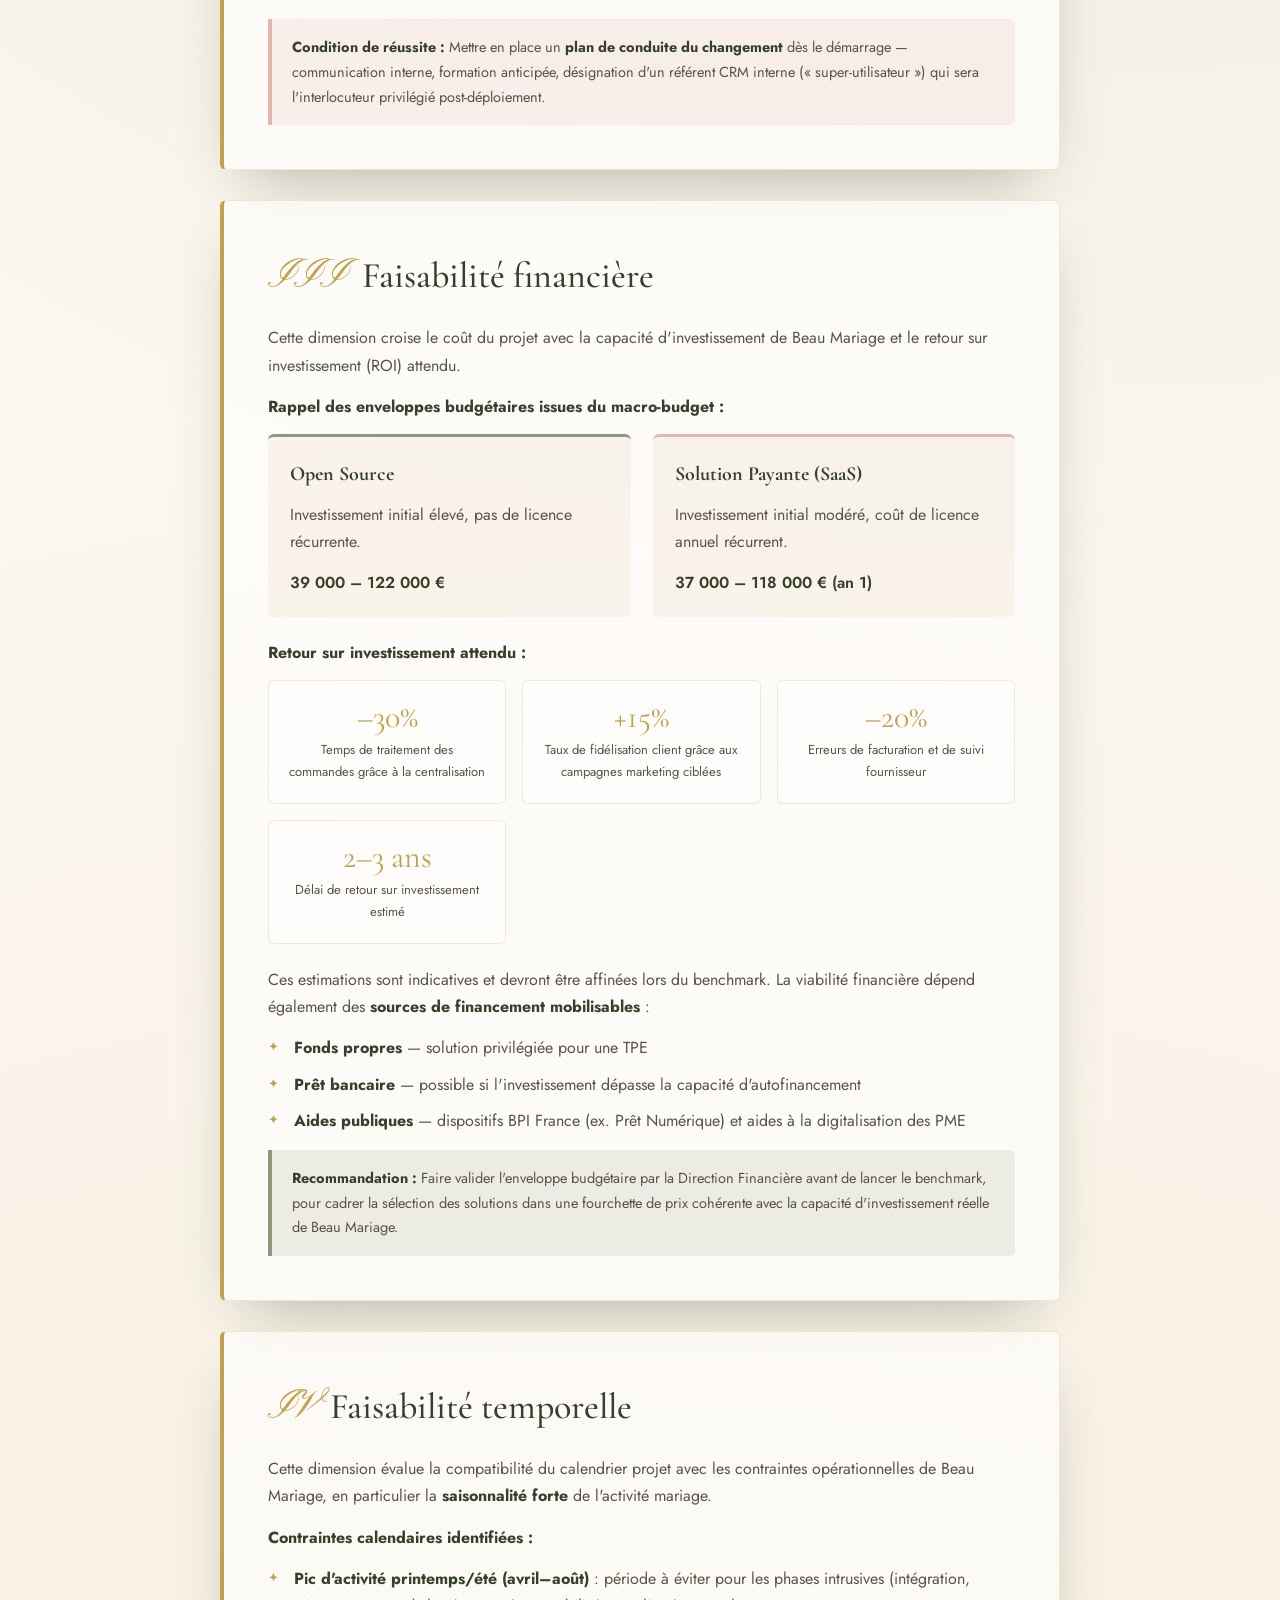
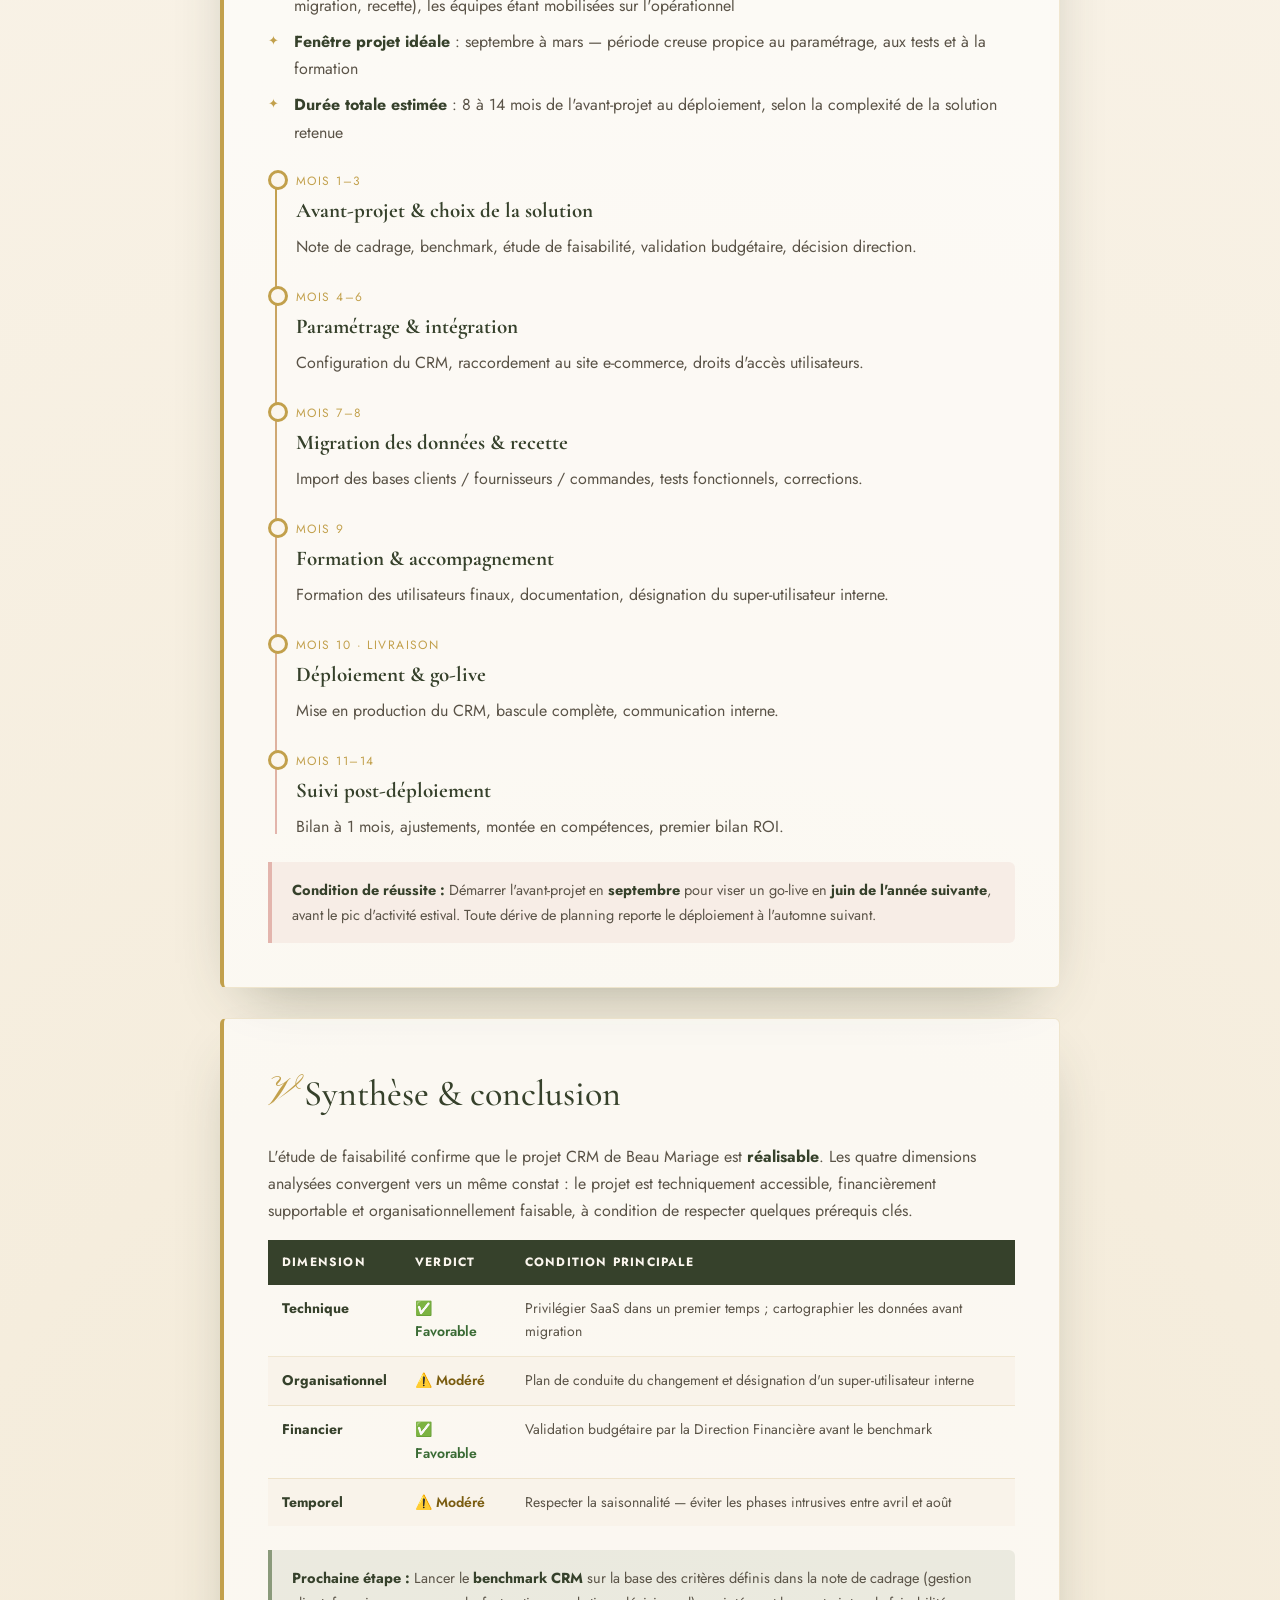
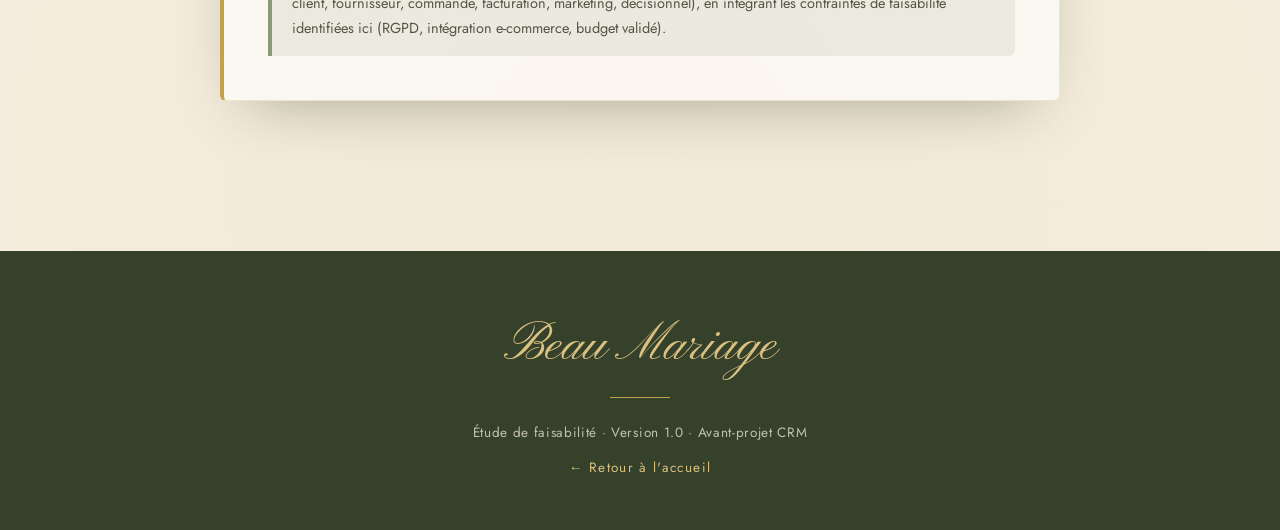
<file: etude-faisabilite.html>
<!DOCTYPE html>
<html lang="fr">
<head>
  <meta charset="UTF-8">
  <meta name="viewport" content="width=device-width, initial-scale=1.0">
  <title>Étude de faisabilité — Beau Mariage</title>
  <meta name="description" content="Étude de faisabilité du projet CRM de Beau Mariage : dimensions technique, organisationnelle, financière et temporelle.">

  <link rel="preconnect" href="https://fonts.googleapis.com">
  <link rel="preconnect" href="https://fonts.gstatic.com" crossorigin>
  <link href="https://fonts.googleapis.com/css2?family=Cormorant+Garamond:ital,wght@0,400;0,500;1,300;1,400&family=Jost:wght@300;400;500&family=Pinyon+Script&display=swap" rel="stylesheet">

  <script>document.documentElement.className="js";</script>
  <link rel="stylesheet" href="style.css">

  <style>
    /* ---- Verdict global ---- */
    .verdict {
      display: flex;
      align-items: center;
      gap: 20px;
      background: linear-gradient(135deg, rgba(138,154,123,.18), rgba(94,110,80,.12));
      border: 1.5px solid var(--sage);
      border-radius: 6px;
      padding: 24px 30px;
      margin-top: 10px;
    }
    .verdict__icon { font-size: 36px; flex-shrink: 0; }
    .verdict__text { font-size: 16px; color: var(--ink-soft); }
    .verdict__text strong { color: var(--sage-dark); font-size: 18px; display: block; margin-bottom: 4px; }

    /* ---- Jauge de faisabilité ---- */
    .gauge-grid { display: grid; grid-template-columns: repeat(auto-fit, minmax(200px,1fr)); gap: 18px; margin-top: 10px; }
    .gauge {
      background: rgba(255,255,255,.55);
      border: 1px solid rgba(194,160,76,.22);
      border-radius: 6px;
      padding: 18px 20px;
      text-align: center;
    }
    .gauge__label { font-size: 13px; letter-spacing: .1em; text-transform: uppercase; color: var(--ink-soft); margin-bottom: 12px; }
    .gauge__bar { height: 8px; background: var(--ivory-deep); border-radius: 50px; overflow: hidden; margin-bottom: 8px; }
    .gauge__fill { height: 100%; border-radius: 50px; background: linear-gradient(90deg, var(--sage), var(--gold)); }
    .gauge__val { font-family: var(--font-display); font-size: 22px; color: var(--sage-dark); }
    .gauge--warn .gauge__fill { background: linear-gradient(90deg, var(--blush), #c27a73); }
    .gauge--warn .gauge__val { color: #8b3a34; }

    /* ---- Tableau comparatif ---- */
    .feas-table { width: 100%; border-collapse: collapse; margin-top: 10px; font-size: 14px; }
    .feas-table th { background: var(--sage-dark); color: var(--ivory); padding: 12px 14px; text-align: left; font-size: 12px; letter-spacing: .1em; text-transform: uppercase; }
    .feas-table td { padding: 12px 14px; border-bottom: 1px solid rgba(194,160,76,.2); color: var(--ink-soft); vertical-align: top; }
    .feas-table tr:last-child td { border-bottom: 0; }
    .feas-table tr:nth-child(even) td { background: rgba(244,236,223,.4); }
    .ok  { color: #3a6b35; font-weight: 600; }
    .nok { color: #8b3a34; font-weight: 600; }
    .mid { color: #7a5c10; font-weight: 600; }

    /* ---- Encadrés condition / recommandation ---- */
    .cond {
      background: rgba(227,181,173,.18);
      border-left: 4px solid var(--blush);
      border-radius: 0 6px 6px 0;
      padding: 16px 20px;
      margin-top: 16px;
      font-size: 14.5px;
      color: var(--ink-soft);
    }
    .cond strong { color: var(--sage-dark); }
    .reco {
      background: rgba(138,154,123,.15);
      border-left: 4px solid var(--sage);
      border-radius: 0 6px 6px 0;
      padding: 16px 20px;
      margin-top: 16px;
      font-size: 14.5px;
      color: var(--ink-soft);
    }
    .reco strong { color: var(--sage-dark); }

    /* ---- ROI ---- */
    .roi-grid { display: grid; grid-template-columns: repeat(auto-fit, minmax(180px,1fr)); gap: 16px; margin-top: 10px; }
    .roi-card {
      background: rgba(255,255,255,.55);
      border: 1px solid rgba(194,160,76,.22);
      border-radius: 6px;
      padding: 20px;
      text-align: center;
    }
    .roi-card__val { font-family: var(--font-display); font-size: 32px; color: var(--gold); line-height: 1; margin-bottom: 6px; }
    .roi-card__label { font-size: 13px; color: var(--ink-soft); }
  </style>
</head>
<body>

  <div id="petals" aria-hidden="true"></div>

  <!-- Navigation -->
  <nav class="nav">
    <a href="index.html" class="nav__logo">Beau <span>Mariage</span></a>
    <button class="nav__burger" aria-label="Menu"><span></span><span></span><span></span></button>
    <ul class="nav__links">
      <li><a href="index.html">Accueil</a></li>
      <li><a href="index.html#projet">Le projet</a></li>
      <li><a href="note-de-cadrage.html">Note de cadrage</a></li>
      <li><a href="benchmark.html">Benchmark</a></li>
      <li><a href="etude-faisabilite.html" class="is-active">Faisabilité</a></li>
      <li><a href="etude-opportunite.html">Opportunité</a></li>
      <li><a href="budget.html">Budget</a></li>
    </ul>
  </nav>

  <!-- En-tête de page -->
  <header class="page-hero">
    <p class="page-hero__eyebrow reveal-up">Livrable III · Avant-projet</p>
    <h1 class="page-hero__title reveal-up" style="animation-delay:.15s">Étude de <em>faisabilité</em></h1>
    <div class="page-hero__meta reveal-up" style="animation-delay:.3s">
      <span><strong>Projet :</strong> Sélection d'un CRM</span>
      <span><strong>Commanditaire :</strong> Beau Mariage</span>
      <span><strong>Version :</strong> 1.0</span>
      <span><strong>Statut :</strong> En cours</span>
    </div>
  </header>

  <!-- Séparateur alliances -->
  <div class="divider-rings" aria-hidden="true">
    <svg class="rings" viewBox="0 0 120 80" xmlns="http://www.w3.org/2000/svg">
      <circle class="ring" cx="50" cy="46" r="24"/>
      <circle class="ring ring--2" cx="74" cy="46" r="24"/>
      <path class="gem" d="M62 8l5 7-5 7-5-7z"/>
      <path class="sparkle" d="M30 18l1.5 4 4 1.5-4 1.5-1.5 4-1.5-4-4-1.5 4-1.5z"/>
      <path class="sparkle sparkle--b" d="M96 24l1.2 3 3 1.2-3 1.2-1.2 3-1.2-3-3-1.2 3-1.2z"/>
    </svg>
  </div>

  <main class="doc">

    <!-- Introduction -->
    <section class="block fade">
      <div class="block__head"><span class="block__no">0</span><h2 class="block__title">Objet du document</h2></div>
      <p>
        L'étude de faisabilité a pour objectif de déterminer si le projet de mise en place d'un CRM
        au sein de Beau Mariage est <strong>réalisable</strong>, dans les conditions actuelles de l'entreprise.
        Elle ne répond pas encore à la question « quel outil choisir ? » — c'est l'objet du benchmark —
        mais à la question fondamentale : <strong>« peut-on faire ce projet, et à quelles conditions ? »</strong>
      </p>
      <p>
        L'analyse est conduite selon quatre axes : technique, organisationnel, financier et temporel.
        Chaque axe aboutit à un verdict et, le cas échéant, à des conditions de réussite ou des recommandations.
      </p>

      <!-- Verdict global -->
      <div class="verdict">
        <div class="verdict__icon">✅</div>
        <div class="verdict__text">
          <strong>Verdict global : projet faisable, sous conditions</strong>
          Le projet CRM de Beau Mariage est techniquement et financièrement accessible pour une TPE/PME.
          Sa réussite dépend principalement de la conduite du changement et de la disponibilité des équipes
          pendant la phase d'intégration.
        </div>
      </div>

      <!-- Jauges synthèse -->
      <div class="gauge-grid" style="margin-top:28px;">
        <div class="gauge">
          <div class="gauge__label">Technique</div>
          <div class="gauge__bar"><div class="gauge__fill" style="width:75%"></div></div>
          <div class="gauge__val">Favorable</div>
        </div>
        <div class="gauge">
          <div class="gauge__label">Organisationnel</div>
          <div class="gauge__bar"><div class="gauge__fill" style="width:60%"></div></div>
          <div class="gauge__val">Modéré</div>
        </div>
        <div class="gauge">
          <div class="gauge__label">Financier</div>
          <div class="gauge__bar"><div class="gauge__fill" style="width:70%"></div></div>
          <div class="gauge__val">Favorable</div>
        </div>
        <div class="gauge">
          <div class="gauge__label">Temporel</div>
          <div class="gauge__bar"><div class="gauge__fill" style="width:65%"></div></div>
          <div class="gauge__val">Modéré</div>
        </div>
      </div>
    </section>

    <!-- 1. Faisabilité technique -->
    <section class="block fade">
      <div class="block__head"><span class="block__no">I</span><h2 class="block__title">Faisabilité technique</h2></div>

      <p>Cette dimension évalue la capacité de l'infrastructure et de l'écosystème numérique de Beau Mariage
      à accueillir et à intégrer un CRM, qu'il soit open source ou en mode SaaS.</p>

      <table class="feas-table">
        <thead>
          <tr><th>Critère</th><th>Situation actuelle</th><th>Niveau de risque</th><th>Action requise</th></tr>
        </thead>
        <tbody>
          <tr>
            <td><strong>Infrastructure</strong></td>
            <td>Ventes 100 % en ligne, site internet existant</td>
            <td><span class="ok">Faible</span></td>
            <td>Vérifier hébergeur actuel (capacité, accès API)</td>
          </tr>
          <tr>
            <td><strong>Intégration e-commerce</strong></td>
            <td>Site internet dédié, flux clients et commandes existants</td>
            <td><span class="mid">Moyen</span></td>
            <td>Identifier les connecteurs disponibles (API REST, webhooks) entre le site et le CRM cible</td>
          </tr>
          <tr>
            <td><strong>Données existantes</strong></td>
            <td>Base clients, fournisseurs et commandes non centralisée</td>
            <td><span class="mid">Moyen</span></td>
            <td>Cartographier et nettoyer les données avant migration (dédoublonnage, format)</td>
          </tr>
          <tr>
            <td><strong>Compétences techniques internes</strong></td>
            <td>Direction Informatique présente en interne</td>
            <td><span class="ok">Faible</span></td>
            <td>Impliquer le Directeur Informatique dès la phase de paramétrage</td>
          </tr>
          <tr>
            <td><strong>Sécurité &amp; RGPD</strong></td>
            <td>Traitement de données clients (noms, adresses, historique achats)</td>
            <td><span class="mid">Moyen</span></td>
            <td>Vérifier conformité RGPD du CRM retenu (hébergement EU, chiffrement, droits d'accès)</td>
          </tr>
          <tr>
            <td><strong>Mode d'hébergement</strong></td>
            <td>À définir selon la solution retenue</td>
            <td><span class="ok">Faible</span></td>
            <td>SaaS : aucune infra à gérer. On-premise : prévoir serveur dédié</td>
          </tr>
        </tbody>
      </table>

      <div class="reco">
        <strong>Recommandation :</strong> Privilegier dans un premier temps une solution <strong>SaaS</strong>
        (hébergée chez l'éditeur) afin de limiter la charge technique interne. Une solution on-premise
        (open source installée sur serveur) sera envisageable si le Directeur Informatique dispose de la
        bande passante nécessaire.
      </div>
    </section>

    <!-- 2. Faisabilité organisationnelle -->
    <section class="block fade">
      <div class="block__head"><span class="block__no">II</span><h2 class="block__title">Faisabilité organisationnelle</h2></div>

      <p>Un projet CRM est avant tout un <strong>projet humain</strong>. La réussite de l'intégration dépend
      autant de l'adhésion des équipes que du choix de l'outil lui-même. Cette dimension analyse la
      maturité organisationnelle de Beau Mariage pour absorber ce changement.</p>

      <div class="grid2" style="margin-top:16px;">
        <div class="subcard subcard--in">
          <h4>Facteurs favorables</h4>
          <ul>
            <li>Petite structure (7–8 personnes) : communication directe, décisions rapides</li>
            <li>Direction Générale sponsor du projet : portage politique fort</li>
            <li>Direction Informatique dédiée en interne</li>
            <li>Activité 100 % digitale : culture numérique existante</li>
            <li>Besoin clairement exprimé par les équipes commerciales</li>
          </ul>
        </div>
        <div class="subcard subcard--out">
          <h4>Points de vigilance</h4>
          <ul>
            <li>Équipe commerciale réduite (2 commerciaux + Dir.) : disponibilité limitée pendant le projet</li>
            <li>Pas de DSI dédié à la gestion de projet CRM</li>
            <li>Risque de résistance au changement si les habitudes de travail sont bousculées</li>
            <li>Activité saisonnière forte (pic printemps/été) : fenêtre projet à respecter</li>
          </ul>
        </div>
      </div>

      <p style="margin-top:22px;"><strong>Identification des rôles clés pour la conduite du projet :</strong></p>
      <div class="who" style="margin-top:10px;">
        <div class="lead"><strong>Sponsor</strong><span>Directeur Général</span></div>
        <div><strong>Pilote projet</strong><span>Chef de projet (équipe mandatée)</span></div>
        <div><strong>Référent métier</strong><span>Dir. Commercial</span></div>
        <div><strong>Référent technique</strong><span>Dir. Informatique</span></div>
        <div><strong>Valideur budget</strong><span>Dir. Financier</span></div>
      </div>

      <div class="cond" style="margin-top:22px;">
        <strong>Condition de réussite :</strong> Mettre en place un <strong>plan de conduite du changement</strong>
        dès le démarrage — communication interne, formation anticipée, désignation d'un référent CRM interne
        (« super-utilisateur ») qui sera l'interlocuteur privilégié post-déploiement.
      </div>
    </section>

    <!-- 3. Faisabilité financière -->
    <section class="block fade">
      <div class="block__head"><span class="block__no">III</span><h2 class="block__title">Faisabilité financière</h2></div>

      <p>Cette dimension croise le coût du projet avec la capacité d'investissement de Beau Mariage
      et le retour sur investissement (ROI) attendu.</p>

      <p><strong>Rappel des enveloppes budgétaires issues du macro-budget :</strong></p>
      <div class="grid2" style="margin-top:10px;">
        <div class="subcard subcard--in">
          <h4>Open Source</h4>
          <p>Investissement initial élevé, pas de licence récurrente.</p>
          <p style="margin-top:10px;font-weight:600;color:var(--sage-dark);">39 000 – 122 000 €</p>
        </div>
        <div class="subcard subcard--out">
          <h4>Solution Payante (SaaS)</h4>
          <p>Investissement initial modéré, coût de licence annuel récurrent.</p>
          <p style="margin-top:10px;font-weight:600;color:var(--sage-dark);">37 000 – 118 000 € (an 1)</p>
        </div>
      </div>

      <p style="margin-top:22px;"><strong>Retour sur investissement attendu :</strong></p>
      <div class="roi-grid">
        <div class="roi-card">
          <div class="roi-card__val">–30%</div>
          <div class="roi-card__label">Temps de traitement des commandes grâce à la centralisation</div>
        </div>
        <div class="roi-card">
          <div class="roi-card__val">+15%</div>
          <div class="roi-card__label">Taux de fidélisation client grâce aux campagnes marketing ciblées</div>
        </div>
        <div class="roi-card">
          <div class="roi-card__val">–20%</div>
          <div class="roi-card__label">Erreurs de facturation et de suivi fournisseur</div>
        </div>
        <div class="roi-card">
          <div class="roi-card__val">2–3 ans</div>
          <div class="roi-card__label">Délai de retour sur investissement estimé</div>
        </div>
      </div>

      <p style="margin-top:22px;">Ces estimations sont indicatives et devront être affinées lors du benchmark.
      La viabilité financière dépend également des <strong>sources de financement mobilisables</strong> :</p>
      <ul>
        <li><strong>Fonds propres</strong> — solution privilégiée pour une TPE</li>
        <li><strong>Prêt bancaire</strong> — possible si l'investissement dépasse la capacité d'autofinancement</li>
        <li><strong>Aides publiques</strong> — dispositifs BPI France (ex. Prêt Numérique) et aides à la digitalisation des PME</li>
      </ul>

      <div class="reco">
        <strong>Recommandation :</strong> Faire valider l'enveloppe budgétaire par la Direction Financière
        avant de lancer le benchmark, pour cadrer la sélection des solutions dans une fourchette de prix cohérente
        avec la capacité d'investissement réelle de Beau Mariage.
      </div>
    </section>

    <!-- 4. Faisabilité temporelle -->
    <section class="block fade">
      <div class="block__head"><span class="block__no">IV</span><h2 class="block__title">Faisabilité temporelle</h2></div>

      <p>Cette dimension évalue la compatibilité du calendrier projet avec les contraintes opérationnelles
      de Beau Mariage, en particulier la <strong>saisonnalité forte</strong> de l'activité mariage.</p>

      <p><strong>Contraintes calendaires identifiées :</strong></p>
      <ul>
        <li><strong>Pic d'activité printemps/été (avril–août)</strong> : période à éviter pour les phases intrusives
        (intégration, migration, recette), les équipes étant mobilisées sur l'opérationnel</li>
        <li><strong>Fenêtre projet idéale</strong> : septembre à mars — période creuse propice au paramétrage,
        aux tests et à la formation</li>
        <li><strong>Durée totale estimée</strong> : 8 à 14 mois de l'avant-projet au déploiement,
        selon la complexité de la solution retenue</li>
      </ul>

      <div class="timeline" style="margin-top:20px;">
        <div class="timeline__item">
          <span>Mois 1–3</span>
          <h4>Avant-projet &amp; choix de la solution</h4>
          <p>Note de cadrage, benchmark, étude de faisabilité, validation budgétaire, décision direction.</p>
        </div>
        <div class="timeline__item">
          <span>Mois 4–6</span>
          <h4>Paramétrage &amp; intégration</h4>
          <p>Configuration du CRM, raccordement au site e-commerce, droits d'accès utilisateurs.</p>
        </div>
        <div class="timeline__item">
          <span>Mois 7–8</span>
          <h4>Migration des données &amp; recette</h4>
          <p>Import des bases clients / fournisseurs / commandes, tests fonctionnels, corrections.</p>
        </div>
        <div class="timeline__item">
          <span>Mois 9</span>
          <h4>Formation &amp; accompagnement</h4>
          <p>Formation des utilisateurs finaux, documentation, désignation du super-utilisateur interne.</p>
        </div>
        <div class="timeline__item">
          <span>Mois 10 · Livraison</span>
          <h4>Déploiement &amp; go-live</h4>
          <p>Mise en production du CRM, bascule complète, communication interne.</p>
        </div>
        <div class="timeline__item">
          <span>Mois 11–14</span>
          <h4>Suivi post-déploiement</h4>
          <p>Bilan à 1 mois, ajustements, montée en compétences, premier bilan ROI.</p>
        </div>
      </div>

      <div class="cond">
        <strong>Condition de réussite :</strong> Démarrer l'avant-projet en <strong>septembre</strong>
        pour viser un go-live en <strong>juin de l'année suivante</strong>, avant le pic d'activité estival.
        Toute dérive de planning reporte le déploiement à l'automne suivant.
      </div>
    </section>

    <!-- 5. Synthèse -->
    <section class="block fade">
      <div class="block__head"><span class="block__no">V</span><h2 class="block__title">Synthèse &amp; conclusion</h2></div>

      <p>L'étude de faisabilité confirme que le projet CRM de Beau Mariage est <strong>réalisable</strong>.
      Les quatre dimensions analysées convergent vers un même constat : le projet est techniquement accessible,
      financièrement supportable et organisationnellement faisable, à condition de respecter quelques
      prérequis clés.</p>

      <table class="feas-table" style="margin-top:16px;">
        <thead>
          <tr><th>Dimension</th><th>Verdict</th><th>Condition principale</th></tr>
        </thead>
        <tbody>
          <tr>
            <td><strong>Technique</strong></td>
            <td><span class="ok">✅ Favorable</span></td>
            <td>Privilégier SaaS dans un premier temps ; cartographier les données avant migration</td>
          </tr>
          <tr>
            <td><strong>Organisationnel</strong></td>
            <td><span class="mid">⚠️ Modéré</span></td>
            <td>Plan de conduite du changement et désignation d'un super-utilisateur interne</td>
          </tr>
          <tr>
            <td><strong>Financier</strong></td>
            <td><span class="ok">✅ Favorable</span></td>
            <td>Validation budgétaire par la Direction Financière avant le benchmark</td>
          </tr>
          <tr>
            <td><strong>Temporel</strong></td>
            <td><span class="mid">⚠️ Modéré</span></td>
            <td>Respecter la saisonnalité — éviter les phases intrusives entre avril et août</td>
          </tr>
        </tbody>
      </table>

      <div class="reco" style="margin-top:24px;">
        <strong>Prochaine étape :</strong> Lancer le <strong>benchmark CRM</strong> sur la base des critères
        définis dans la note de cadrage (gestion client, fournisseur, commande, facturation, marketing,
        décisionnel), en intégrant les contraintes de faisabilité identifiées ici (RGPD, intégration
        e-commerce, budget validé).
      </div>
    </section>

  </main>

  <!-- FOOTER -->
  <footer class="footer">
    <div class="footer__logo">Beau Mariage</div>
    <div class="footer__divider"></div>
    <p>Étude de faisabilité · Version 1.0 · Avant-projet CRM</p>
    <p><a href="index.html" style="color:var(--gold-light);text-decoration:none;letter-spacing:.1em;">← Retour à l'accueil</a></p>
  </footer>

  <script src="script.js"></script>
</body>
</html>
</file>
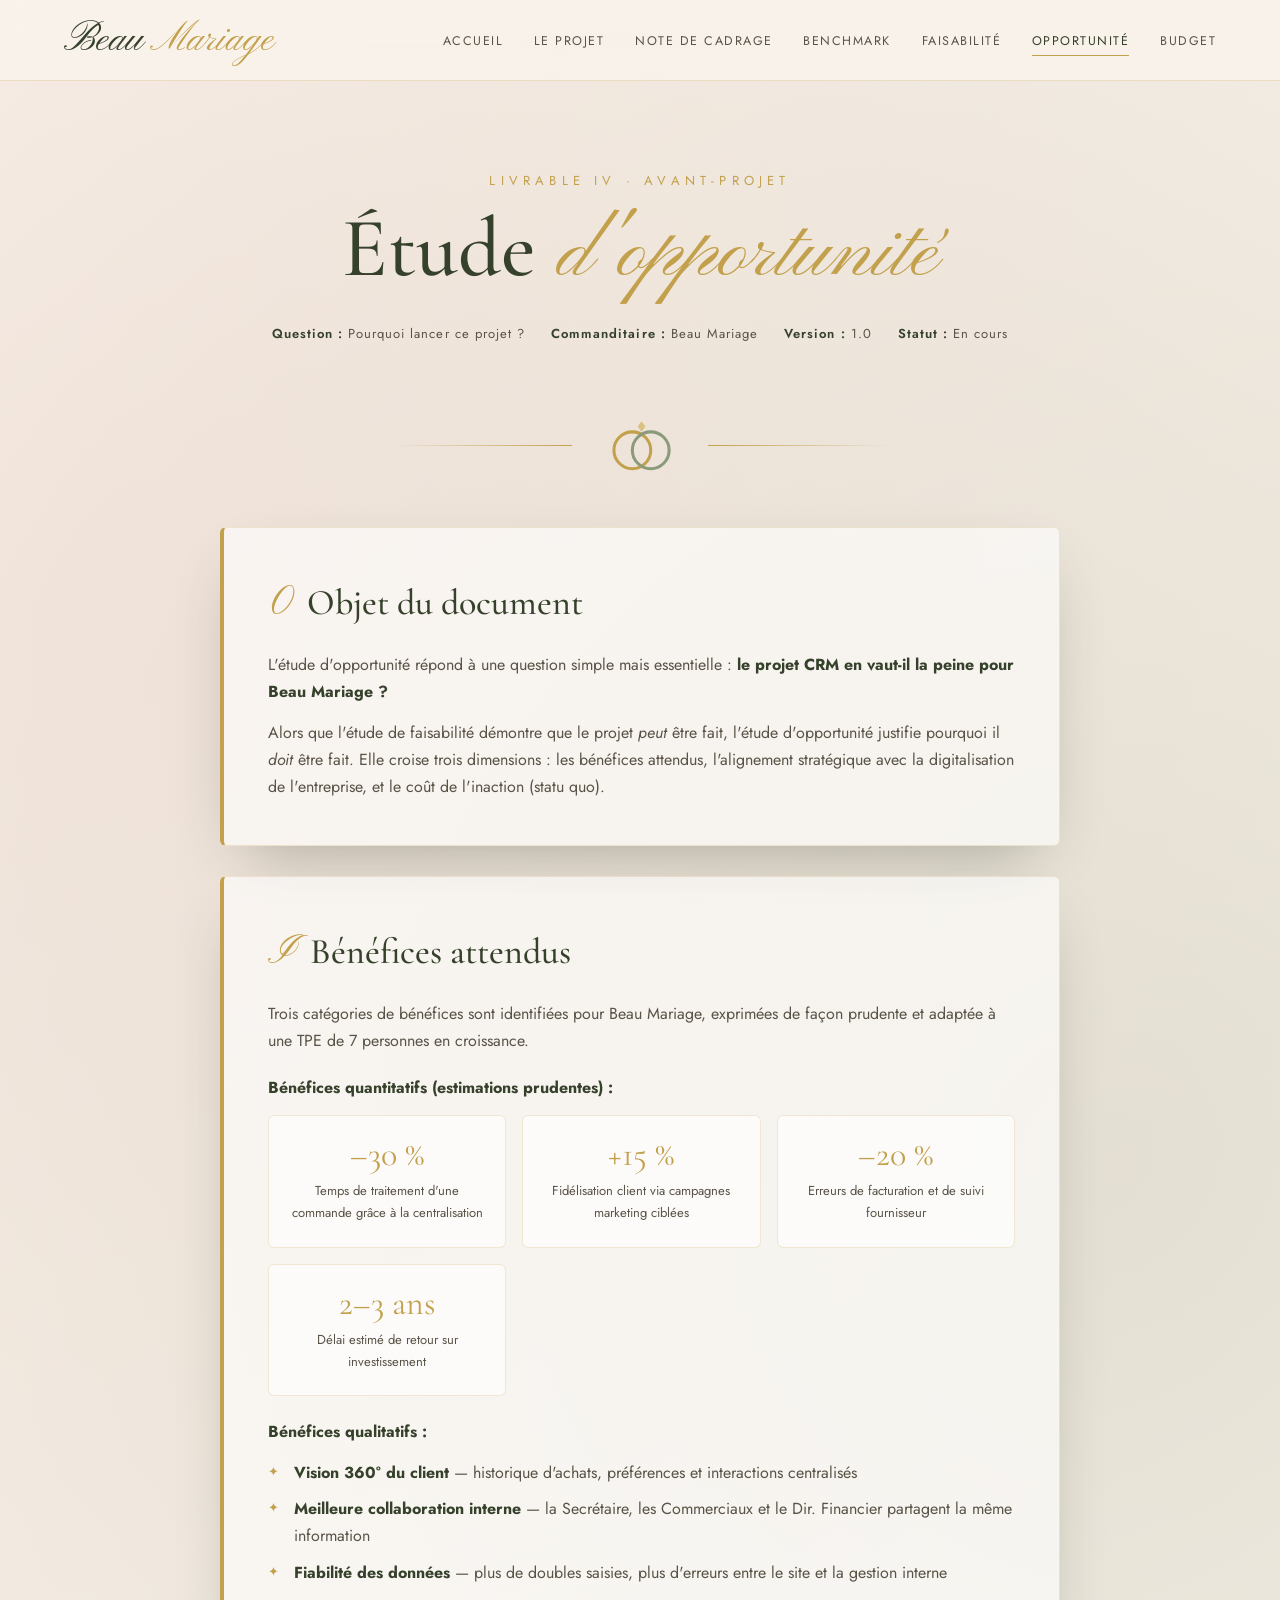
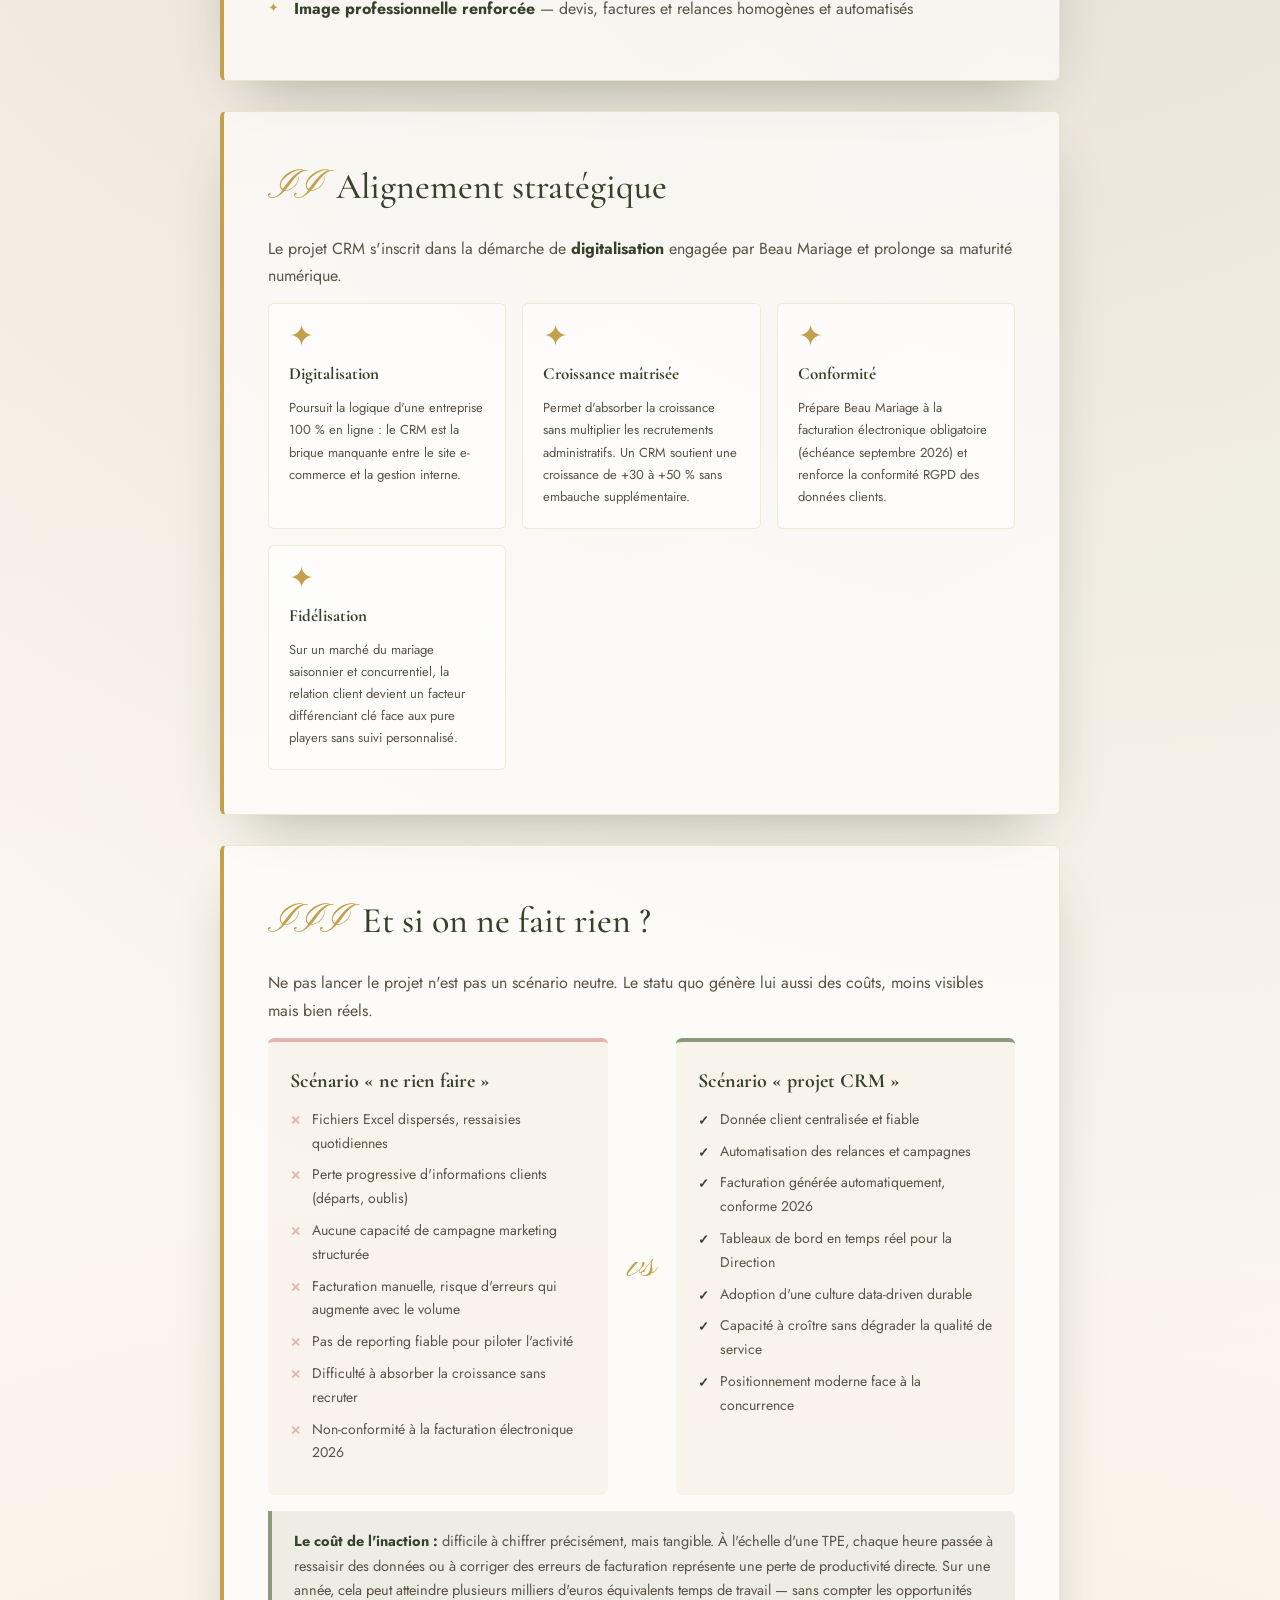
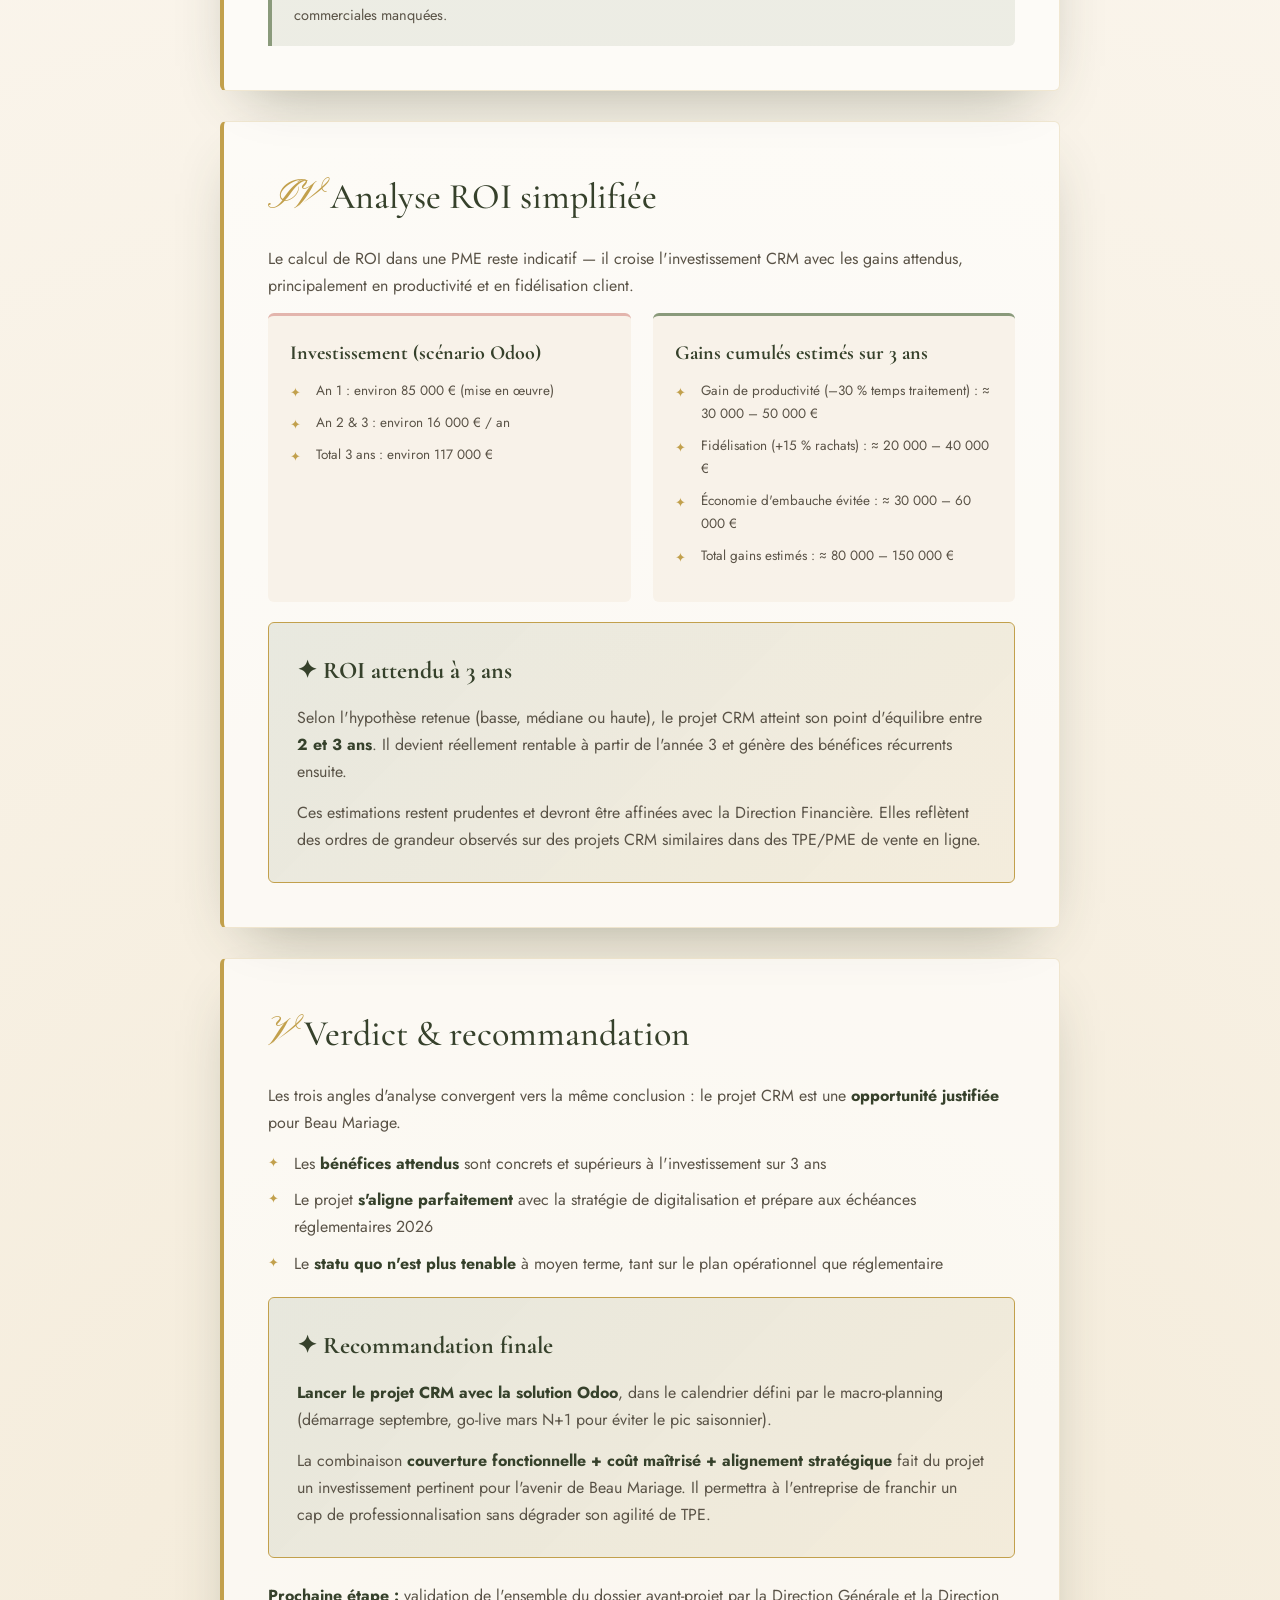
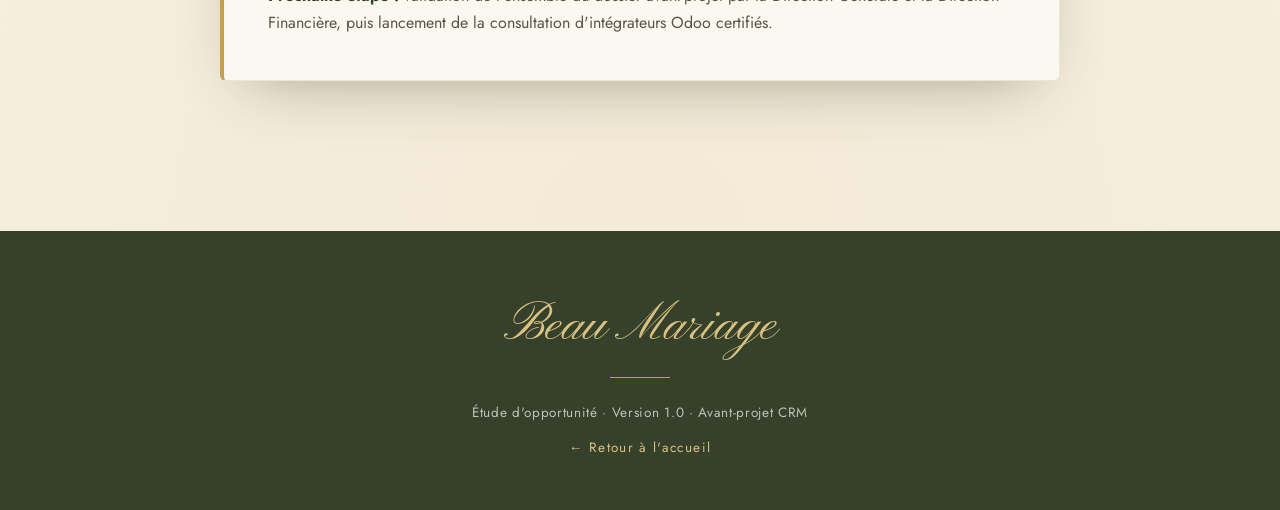
<file: etude-opportunite.html>
<!DOCTYPE html>
<html lang="fr">
<head>
  <meta charset="UTF-8">
  <meta name="viewport" content="width=device-width, initial-scale=1.0">
  <title>Étude d'opportunité — Beau Mariage</title>
  <meta name="description" content="Étude d'opportunité du projet CRM de Beau Mariage : bénéfices, alignement stratégique et scénario du statu quo.">

  <link rel="preconnect" href="https://fonts.googleapis.com">
  <link rel="preconnect" href="https://fonts.gstatic.com" crossorigin>
  <link href="https://fonts.googleapis.com/css2?family=Cormorant+Garamond:ital,wght@0,400;0,500;1,300;1,400&family=Jost:wght@300;400;500&family=Pinyon+Script&display=swap" rel="stylesheet">

  <script>document.documentElement.className="js";</script>
  <link rel="stylesheet" href="style.css">

  <style>
    /* Cartes bénéfices chiffrés */
    .kpi-grid { display: grid; grid-template-columns: repeat(auto-fit, minmax(180px,1fr)); gap: 16px; margin-top: 12px; }
    .kpi {
      background: rgba(255,255,255,.6);
      border: 1px solid rgba(194,160,76,.22);
      border-radius: 6px;
      padding: 22px 18px;
      text-align: center;
    }
    .kpi__val {
      font-family: var(--font-display);
      font-size: 34px;
      color: var(--gold);
      line-height: 1;
      margin-bottom: 8px;
    }
    .kpi__label {
      font-size: 13px;
      color: var(--ink-soft);
    }

    /* Comparaison statu quo vs projet */
    .versus {
      display: grid;
      grid-template-columns: 1fr auto 1fr;
      gap: 20px;
      align-items: stretch;
      margin-top: 14px;
    }
    @media (max-width: 720px) { .versus { grid-template-columns: 1fr; } .versus__vs { display: none; } }
    .versus__side {
      background: rgba(244,236,223,.5);
      border-radius: 6px;
      padding: 22px;
    }
    .versus__side--do { border-top: 4px solid var(--sage); }
    .versus__side--dont { border-top: 4px solid var(--blush); }
    .versus__side h4 {
      font-family: var(--font-display);
      font-size: 20px;
      color: var(--sage-dark);
      margin-bottom: 10px;
    }
    .versus__side ul { list-style: none; margin: 0; }
    .versus__side li {
      position: relative;
      padding-left: 22px;
      margin-bottom: 8px;
      font-size: 14px;
      color: var(--ink-soft);
    }
    .versus__side--do li::before {
      content: '✓';
      position: absolute; left: 0;
      color: var(--sage-dark); font-weight: 700;
    }
    .versus__side--dont li::before {
      content: '✕';
      position: absolute; left: 0;
      color: var(--blush); font-weight: 700;
    }
    .versus__vs {
      display: flex; align-items: center; justify-content: center;
      font-family: var(--font-script);
      font-size: 40px; color: var(--gold);
    }

    /* Encadré verdict / ROI */
    .verdict-box {
      background: linear-gradient(135deg, rgba(138,154,123,.18), rgba(194,160,76,.14));
      border: 1.5px solid var(--gold);
      border-radius: 6px;
      padding: 28px;
      margin-top: 20px;
    }
    .verdict-box h3 {
      font-family: var(--font-display);
      font-size: 24px;
      color: var(--sage-dark);
      margin-bottom: 12px;
    }
    .verdict-box strong { color: var(--sage-dark); }

    /* Encadré recommandation */
    .reco-box {
      background: rgba(138,154,123,.15);
      border-left: 4px solid var(--sage);
      border-radius: 0 6px 6px 0;
      padding: 18px 22px;
      margin-top: 16px;
      font-size: 14.5px;
      color: var(--ink-soft);
    }
    .reco-box strong { color: var(--sage-dark); }

    /* Alignement stratégique */
    .strategy-grid {
      display: grid;
      grid-template-columns: repeat(auto-fit, minmax(200px,1fr));
      gap: 16px;
      margin-top: 12px;
    }
    .strategy-card {
      background: rgba(255,255,255,.55);
      border: 1px solid rgba(194,160,76,.2);
      border-radius: 6px;
      padding: 20px;
    }
    .strategy-card__icon {
      font-family: var(--font-script);
      font-size: 30px;
      color: var(--gold);
      line-height: 1;
      margin-bottom: 6px;
    }
    .strategy-card h4 {
      font-family: var(--font-display);
      font-size: 17px;
      color: var(--sage-dark);
      margin-bottom: 8px;
    }
    .strategy-card p {
      font-size: 13px;
      color: var(--ink-soft);
      margin: 0;
    }
  </style>
</head>
<body>

  <div id="petals" aria-hidden="true"></div>

  <!-- Navigation -->
  <nav class="nav">
    <a href="index.html" class="nav__logo">Beau <span>Mariage</span></a>
    <button class="nav__burger" aria-label="Menu"><span></span><span></span><span></span></button>
    <ul class="nav__links">
      <li><a href="index.html">Accueil</a></li>
      <li><a href="index.html#projet">Le projet</a></li>
      <li><a href="note-de-cadrage.html">Note de cadrage</a></li>
      <li><a href="benchmark.html">Benchmark</a></li>
      <li><a href="etude-faisabilite.html">Faisabilité</a></li>
      <li><a href="etude-opportunite.html" class="is-active">Opportunité</a></li>
      <li><a href="budget.html">Budget</a></li>
    </ul>
  </nav>

  <!-- En-tête -->
  <header class="page-hero">
    <p class="page-hero__eyebrow reveal-up">Livrable IV · Avant-projet</p>
    <h1 class="page-hero__title reveal-up" style="animation-delay:.15s">Étude <em>d'opportunité</em></h1>
    <div class="page-hero__meta reveal-up" style="animation-delay:.3s">
      <span><strong>Question :</strong> Pourquoi lancer ce projet ?</span>
      <span><strong>Commanditaire :</strong> Beau Mariage</span>
      <span><strong>Version :</strong> 1.0</span>
      <span><strong>Statut :</strong> En cours</span>
    </div>
  </header>

  <!-- Séparateur alliances -->
  <div class="divider-rings" aria-hidden="true">
    <svg class="rings" viewBox="0 0 120 80" xmlns="http://www.w3.org/2000/svg">
      <circle class="ring" cx="50" cy="46" r="24"/>
      <circle class="ring ring--2" cx="74" cy="46" r="24"/>
      <path class="gem" d="M62 8l5 7-5 7-5-7z"/>
      <path class="sparkle" d="M30 18l1.5 4 4 1.5-4 1.5-1.5 4-1.5-4-4-1.5 4-1.5z"/>
      <path class="sparkle sparkle--b" d="M96 24l1.2 3 3 1.2-3 1.2-1.2 3-1.2-3-3-1.2 3-1.2z"/>
    </svg>
  </div>

  <main class="doc">

    <!-- Objet -->
    <section class="block fade">
      <div class="block__head"><span class="block__no">0</span><h2 class="block__title">Objet du document</h2></div>
      <p>
        L'étude d'opportunité répond à une question simple mais essentielle :
        <strong>le projet CRM en vaut-il la peine pour Beau Mariage ?</strong>
      </p>
      <p>
        Alors que l'étude de faisabilité démontre que le projet <em>peut</em> être fait, l'étude d'opportunité
        justifie pourquoi il <em>doit</em> être fait. Elle croise trois dimensions : les bénéfices attendus,
        l'alignement stratégique avec la digitalisation de l'entreprise, et le coût de l'inaction (statu quo).
      </p>
    </section>

    <!-- 1. Bénéfices attendus -->
    <section class="block fade">
      <div class="block__head"><span class="block__no">I</span><h2 class="block__title">Bénéfices attendus</h2></div>
      <p>Trois catégories de bénéfices sont identifiées pour Beau Mariage, exprimées de façon prudente et adaptée à une TPE de 7 personnes en croissance.</p>

      <p style="margin-top:20px;"><strong>Bénéfices quantitatifs (estimations prudentes) :</strong></p>
      <div class="kpi-grid">
        <div class="kpi">
          <div class="kpi__val">–30 %</div>
          <div class="kpi__label">Temps de traitement d'une commande grâce à la centralisation</div>
        </div>
        <div class="kpi">
          <div class="kpi__val">+15 %</div>
          <div class="kpi__label">Fidélisation client via campagnes marketing ciblées</div>
        </div>
        <div class="kpi">
          <div class="kpi__val">–20 %</div>
          <div class="kpi__label">Erreurs de facturation et de suivi fournisseur</div>
        </div>
        <div class="kpi">
          <div class="kpi__val">2–3 ans</div>
          <div class="kpi__label">Délai estimé de retour sur investissement</div>
        </div>
      </div>

      <p style="margin-top:22px;"><strong>Bénéfices qualitatifs :</strong></p>
      <ul>
        <li><strong>Vision 360° du client</strong> — historique d'achats, préférences et interactions centralisés</li>
        <li><strong>Meilleure collaboration interne</strong> — la Secrétaire, les Commerciaux et le Dir. Financier partagent la même information</li>
        <li><strong>Fiabilité des données</strong> — plus de doubles saisies, plus d'erreurs entre le site et la gestion interne</li>
        <li><strong>Image professionnelle renforcée</strong> — devis, factures et relances homogènes et automatisés</li>
      </ul>
    </section>

    <!-- 2. Alignement stratégique -->
    <section class="block fade">
      <div class="block__head"><span class="block__no">II</span><h2 class="block__title">Alignement stratégique</h2></div>
      <p>Le projet CRM s'inscrit dans la démarche de <strong>digitalisation</strong> engagée par Beau Mariage
      et prolonge sa maturité numérique.</p>

      <div class="strategy-grid">
        <div class="strategy-card">
          <div class="strategy-card__icon">✦</div>
          <h4>Digitalisation</h4>
          <p>Poursuit la logique d'une entreprise 100 % en ligne : le CRM est la brique manquante entre le site e-commerce et la gestion interne.</p>
        </div>
        <div class="strategy-card">
          <div class="strategy-card__icon">✦</div>
          <h4>Croissance maîtrisée</h4>
          <p>Permet d'absorber la croissance sans multiplier les recrutements administratifs. Un CRM soutient une croissance de +30 à +50 % sans embauche supplémentaire.</p>
        </div>
        <div class="strategy-card">
          <div class="strategy-card__icon">✦</div>
          <h4>Conformité</h4>
          <p>Prépare Beau Mariage à la facturation électronique obligatoire (échéance septembre 2026) et renforce la conformité RGPD des données clients.</p>
        </div>
        <div class="strategy-card">
          <div class="strategy-card__icon">✦</div>
          <h4>Fidélisation</h4>
          <p>Sur un marché du mariage saisonnier et concurrentiel, la relation client devient un facteur différenciant clé face aux pure players sans suivi personnalisé.</p>
        </div>
      </div>
    </section>

    <!-- 3. Statu quo -->
    <section class="block fade">
      <div class="block__head"><span class="block__no">III</span><h2 class="block__title">Et si on ne fait rien ?</h2></div>
      <p>Ne pas lancer le projet n'est pas un scénario neutre. Le statu quo génère lui aussi des coûts,
      moins visibles mais bien réels.</p>

      <div class="versus">
        <div class="versus__side versus__side--dont">
          <h4>Scénario « ne rien faire »</h4>
          <ul>
            <li>Fichiers Excel dispersés, ressaisies quotidiennes</li>
            <li>Perte progressive d'informations clients (départs, oublis)</li>
            <li>Aucune capacité de campagne marketing structurée</li>
            <li>Facturation manuelle, risque d'erreurs qui augmente avec le volume</li>
            <li>Pas de reporting fiable pour piloter l'activité</li>
            <li>Difficulté à absorber la croissance sans recruter</li>
            <li>Non-conformité à la facturation électronique 2026</li>
          </ul>
        </div>
        <div class="versus__vs">vs</div>
        <div class="versus__side versus__side--do">
          <h4>Scénario « projet CRM »</h4>
          <ul>
            <li>Donnée client centralisée et fiable</li>
            <li>Automatisation des relances et campagnes</li>
            <li>Facturation générée automatiquement, conforme 2026</li>
            <li>Tableaux de bord en temps réel pour la Direction</li>
            <li>Adoption d'une culture data-driven durable</li>
            <li>Capacité à croître sans dégrader la qualité de service</li>
            <li>Positionnement moderne face à la concurrence</li>
          </ul>
        </div>
      </div>

      <div class="reco-box">
        <strong>Le coût de l'inaction :</strong> difficile à chiffrer précisément, mais tangible. À l'échelle
        d'une TPE, chaque heure passée à ressaisir des données ou à corriger des erreurs de facturation
        représente une perte de productivité directe. Sur une année, cela peut atteindre plusieurs milliers
        d'euros équivalents temps de travail — sans compter les opportunités commerciales manquées.
      </div>
    </section>

    <!-- 4. Analyse ROI -->
    <section class="block fade">
      <div class="block__head"><span class="block__no">IV</span><h2 class="block__title">Analyse ROI simplifiée</h2></div>
      <p>Le calcul de ROI dans une PME reste indicatif — il croise l'investissement CRM avec les gains attendus,
      principalement en productivité et en fidélisation client.</p>

      <div class="grid2" style="margin-top:14px;">
        <div class="subcard subcard--out">
          <h4>Investissement (scénario Odoo)</h4>
          <ul>
            <li>An 1 : environ 85 000 € (mise en œuvre)</li>
            <li>An 2 &amp; 3 : environ 16 000 € / an</li>
            <li>Total 3 ans : environ 117 000 €</li>
          </ul>
        </div>
        <div class="subcard subcard--in">
          <h4>Gains cumulés estimés sur 3 ans</h4>
          <ul>
            <li>Gain de productivité (–30 % temps traitement) : ≈ 30 000 – 50 000 €</li>
            <li>Fidélisation (+15 % rachats) : ≈ 20 000 – 40 000 €</li>
            <li>Économie d'embauche évitée : ≈ 30 000 – 60 000 €</li>
            <li>Total gains estimés : ≈ 80 000 – 150 000 €</li>
          </ul>
        </div>
      </div>

      <div class="verdict-box">
        <h3>✦ ROI attendu à 3 ans</h3>
        <p>Selon l'hypothèse retenue (basse, médiane ou haute), le projet CRM atteint son point d'équilibre entre <strong>2 et 3 ans</strong>. Il devient réellement rentable à partir de l'année 3 et génère des bénéfices récurrents ensuite.</p>
        <p style="margin-top:12px;">Ces estimations restent prudentes et devront être affinées avec la Direction Financière. Elles reflètent des ordres de grandeur observés sur des projets CRM similaires dans des TPE/PME de vente en ligne.</p>
      </div>
    </section>

    <!-- 5. Verdict -->
    <section class="block fade">
      <div class="block__head"><span class="block__no">V</span><h2 class="block__title">Verdict &amp; recommandation</h2></div>

      <p>Les trois angles d'analyse convergent vers la même conclusion : le projet CRM est une <strong>opportunité justifiée</strong> pour Beau Mariage.</p>

      <ul>
        <li>Les <strong>bénéfices attendus</strong> sont concrets et supérieurs à l'investissement sur 3 ans</li>
        <li>Le projet <strong>s'aligne parfaitement</strong> avec la stratégie de digitalisation et prépare aux échéances réglementaires 2026</li>
        <li>Le <strong>statu quo n'est plus tenable</strong> à moyen terme, tant sur le plan opérationnel que réglementaire</li>
      </ul>

      <div class="verdict-box">
        <h3>✦ Recommandation finale</h3>
        <p><strong>Lancer le projet CRM avec la solution Odoo</strong>, dans le calendrier défini par le macro-planning (démarrage septembre, go-live mars N+1 pour éviter le pic saisonnier).</p>
        <p style="margin-top:12px;">La combinaison <strong>couverture fonctionnelle + coût maîtrisé + alignement stratégique</strong> fait du projet un investissement pertinent pour l'avenir de Beau Mariage. Il permettra à l'entreprise de franchir un cap de professionnalisation sans dégrader son agilité de TPE.</p>
      </div>

      <p style="margin-top:24px;"><strong>Prochaine étape :</strong> validation de l'ensemble du dossier avant-projet par la Direction Générale et la Direction Financière, puis lancement de la consultation d'intégrateurs Odoo certifiés.</p>
    </section>

  </main>

  <!-- FOOTER -->
  <footer class="footer">
    <div class="footer__logo">Beau Mariage</div>
    <div class="footer__divider"></div>
    <p>Étude d'opportunité · Version 1.0 · Avant-projet CRM</p>
    <p><a href="index.html" style="color:var(--gold-light);text-decoration:none;letter-spacing:.1em;">← Retour à l'accueil</a></p>
  </footer>

  <script src="script.js"></script>
</body>
</html>
</file>
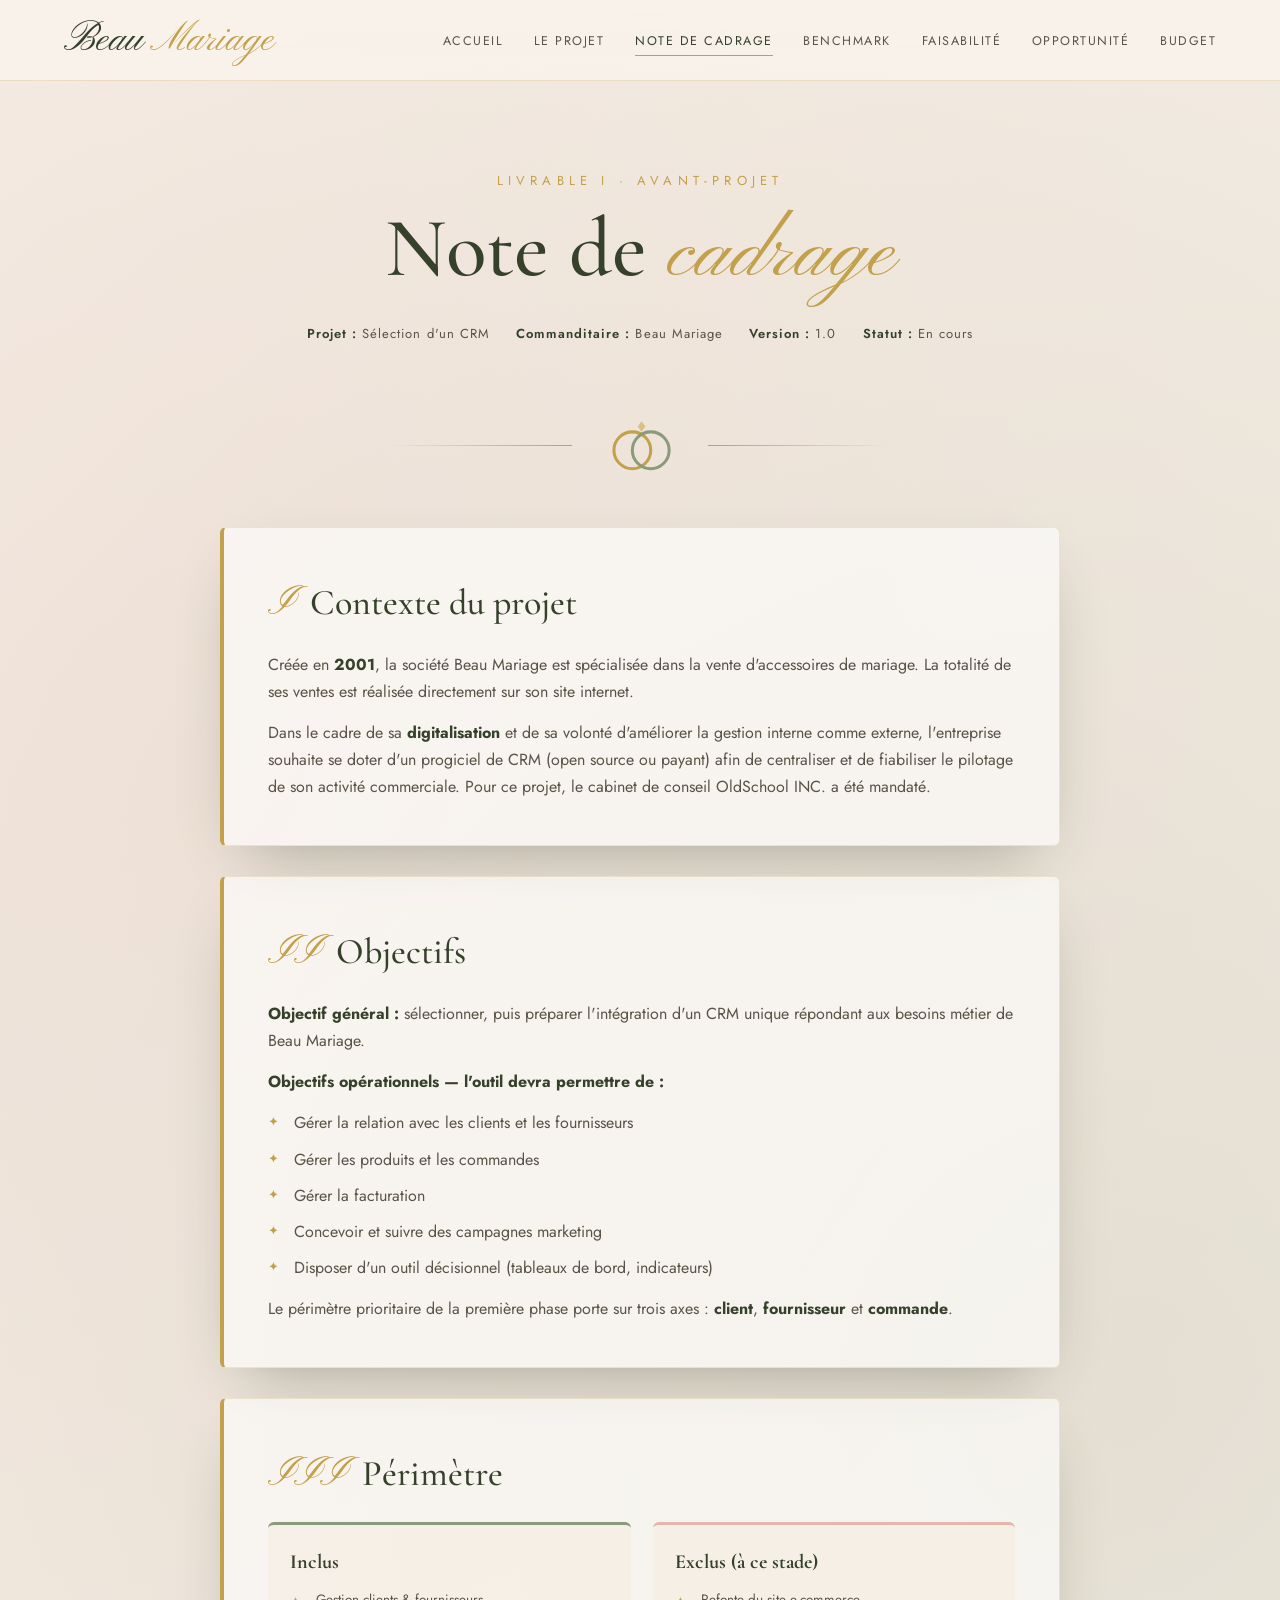
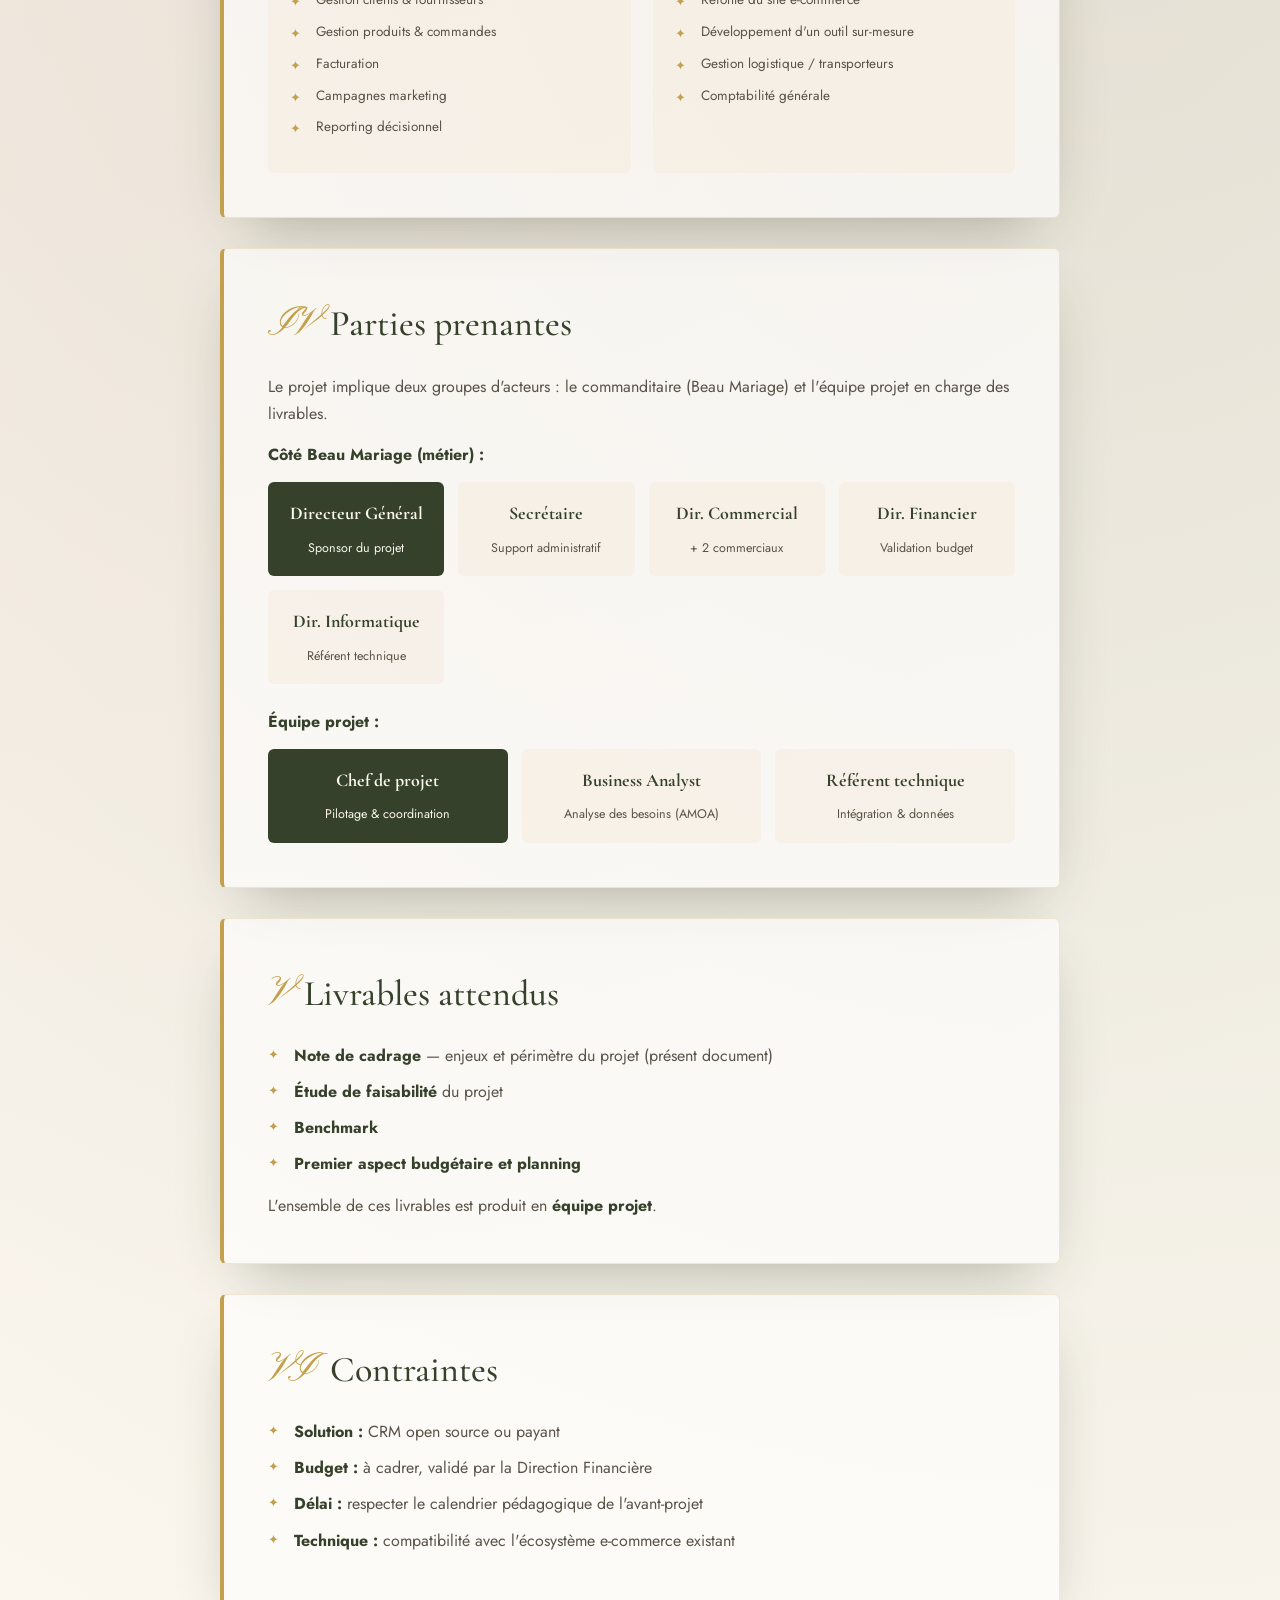
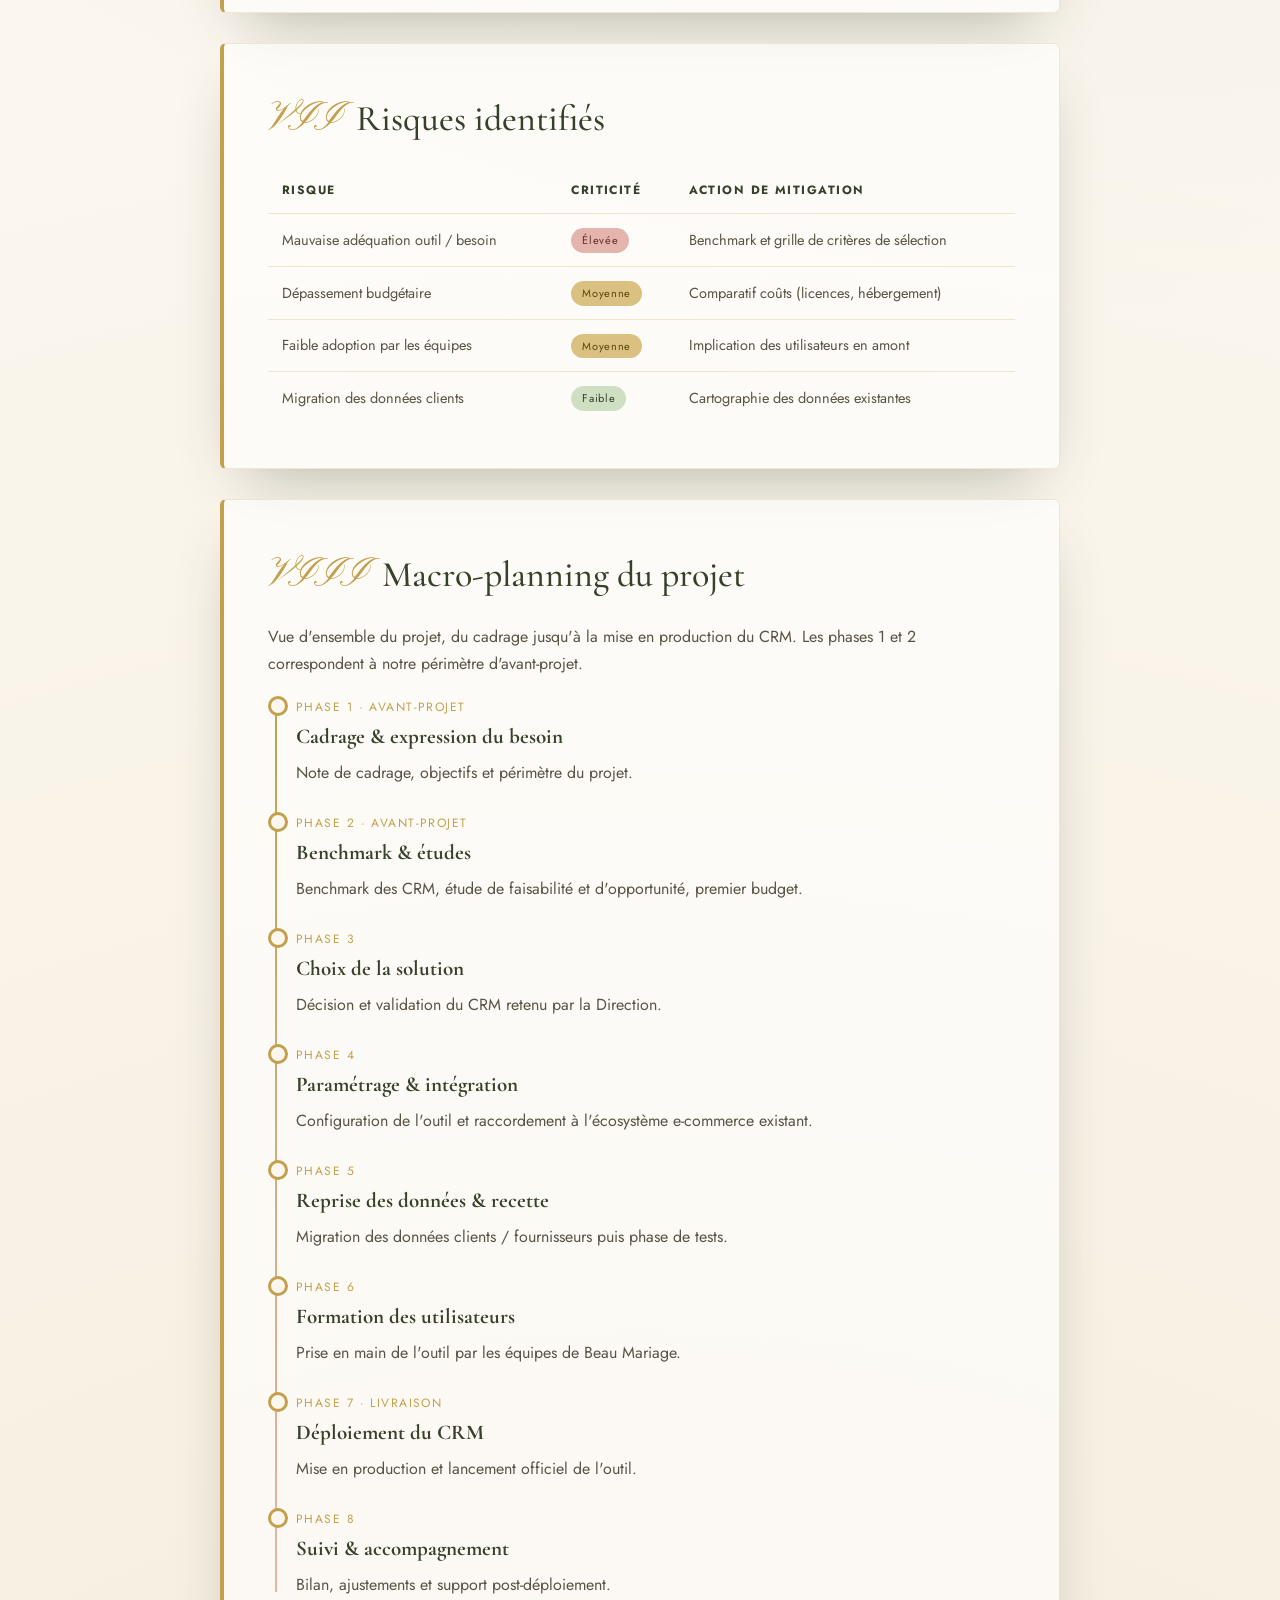
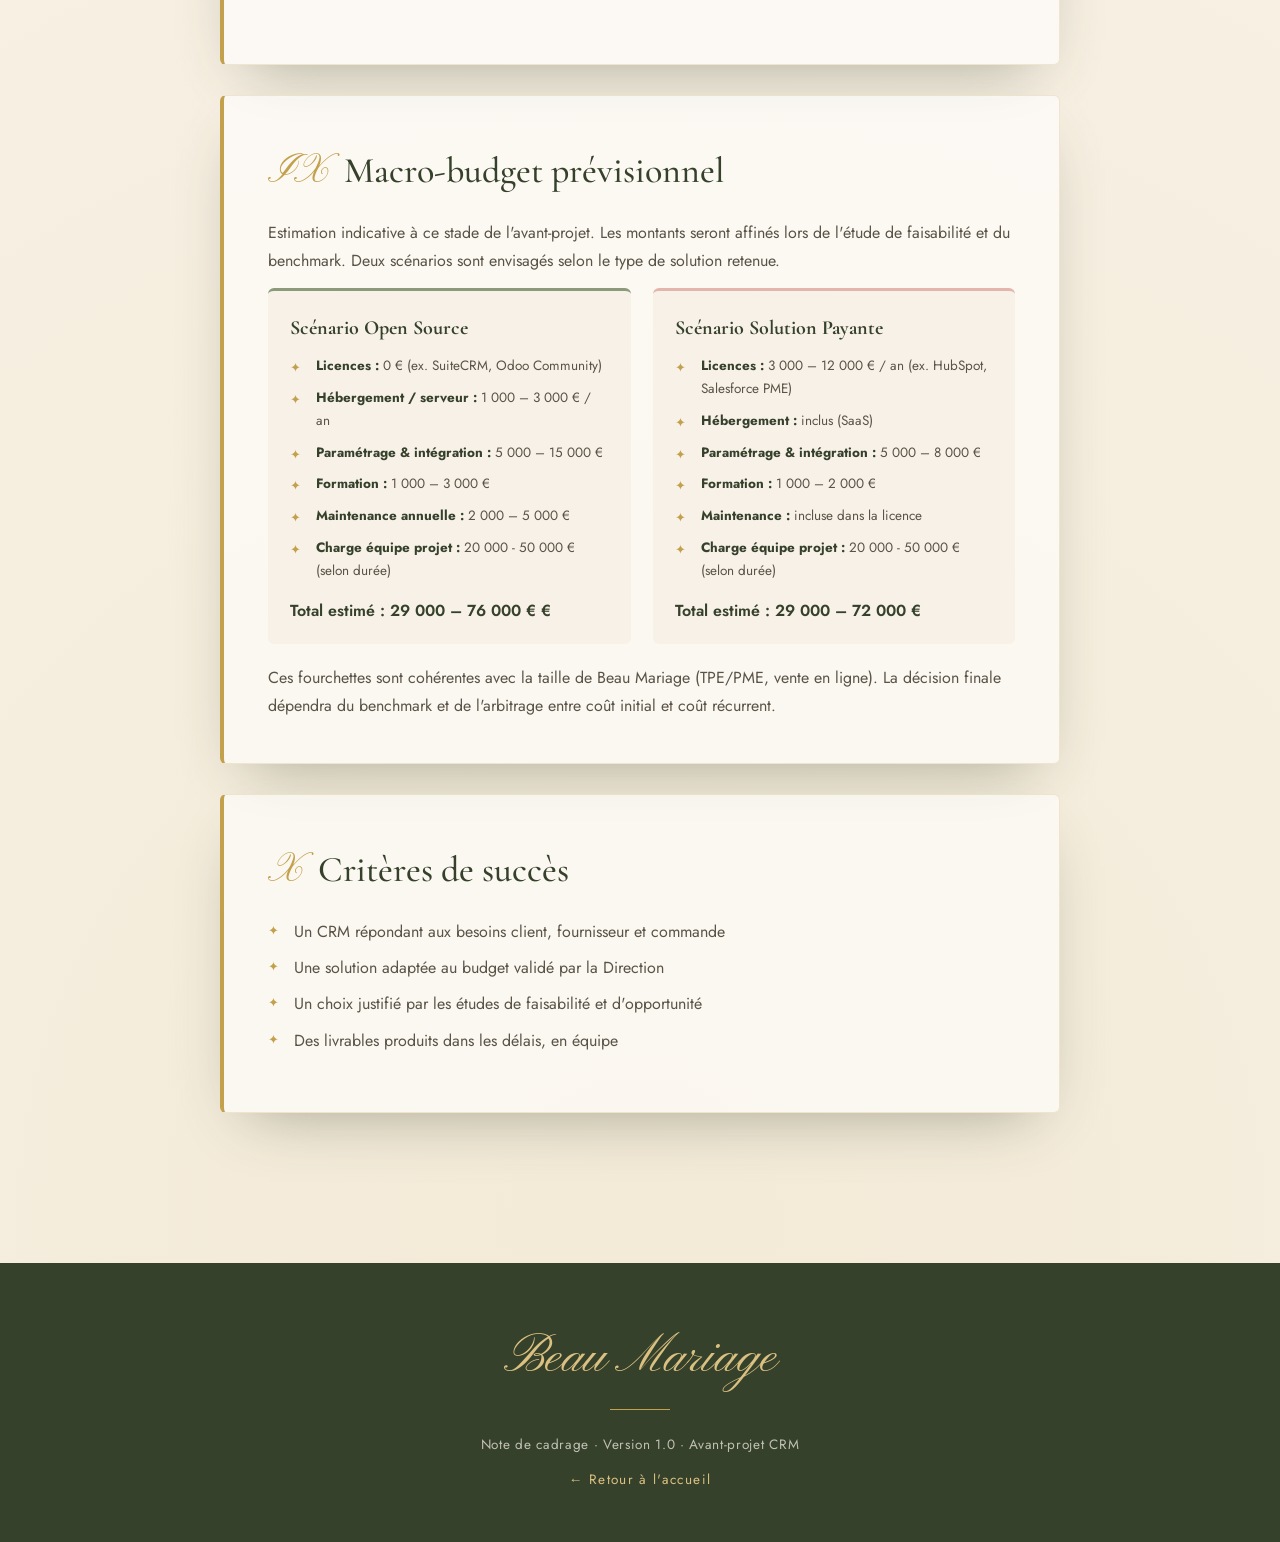
<file: note-de-cadrage.html>
<!DOCTYPE html>
<html lang="fr">
<head>
  <meta charset="UTF-8">
  <meta name="viewport" content="width=device-width, initial-scale=1.0">
  <title>Note de cadrage — Beau Mariage</title>
  <meta name="description" content="Note de cadrage de l'avant-projet CRM de Beau Mariage.">

  <link rel="preconnect" href="https://fonts.googleapis.com">
  <link rel="preconnect" href="https://fonts.gstatic.com" crossorigin>
  <link href="https://fonts.googleapis.com/css2?family=Cormorant+Garamond:ital,wght@0,400;0,500;1,300;1,400&family=Jost:wght@300;400;500&family=Pinyon+Script&display=swap" rel="stylesheet">

  <script>document.documentElement.className="js";</script>
  <link rel="stylesheet" href="style.css">
</head>
<body>

  <div id="petals" aria-hidden="true"></div>

  <!-- Navigation -->
  <nav class="nav">
    <a href="index.html" class="nav__logo">Beau <span>Mariage</span></a>
    <button class="nav__burger" aria-label="Menu"><span></span><span></span><span></span></button>
    <ul class="nav__links">
      <li><a href="index.html">Accueil</a></li>
      <li><a href="index.html#projet">Le projet</a></li>
      <li><a href="note-de-cadrage.html" class="is-active">Note de cadrage</a></li>
      <li><a href="benchmark.html">Benchmark</a></li>
      <li><a href="etude-faisabilite.html">Faisabilité</a></li>
      <li><a href="etude-opportunite.html">Opportunité</a></li>
      <li><a href="budget.html">Budget</a></li>
    </ul>
  </nav>

  <!-- En-tête de page -->
  <header class="page-hero">
    <p class="page-hero__eyebrow reveal-up">Livrable I · Avant-projet</p>
    <h1 class="page-hero__title reveal-up" style="animation-delay:.15s">Note de <em>cadrage</em></h1>
    <div class="page-hero__meta reveal-up" style="animation-delay:.3s">
      <span><strong>Projet :</strong> Sélection d'un CRM</span>
      <span><strong>Commanditaire :</strong> Beau Mariage</span>
      <span><strong>Version :</strong> 1.0</span>
      <span><strong>Statut :</strong> En cours</span>
    </div>
  </header>

  <!-- Séparateur alliances -->
  <div class="divider-rings" aria-hidden="true">
    <svg class="rings" viewBox="0 0 120 80" xmlns="http://www.w3.org/2000/svg">
      <circle class="ring" cx="50" cy="46" r="24"/>
      <circle class="ring ring--2" cx="74" cy="46" r="24"/>
      <path class="gem" d="M62 8l5 7-5 7-5-7z"/>
      <path class="sparkle" d="M30 18l1.5 4 4 1.5-4 1.5-1.5 4-1.5-4-4-1.5 4-1.5z"/>
      <path class="sparkle sparkle--b" d="M96 24l1.2 3 3 1.2-3 1.2-1.2 3-1.2-3-3-1.2 3-1.2z"/>
    </svg>
  </div>

  <main class="doc">

    <!-- 1. Contexte -->
    <section class="block fade">
      <div class="block__head"><span class="block__no">I</span><h2 class="block__title">Contexte du projet</h2></div>
      <p>
        Créée en <strong>2001</strong>, la société Beau Mariage est spécialisée dans la vente d'accessoires
        de mariage. La totalité de ses ventes est réalisée directement sur son site internet.
      </p>
      <p>
        Dans le cadre de sa <strong>digitalisation</strong> et de sa volonté d'améliorer la gestion interne
        comme externe, l'entreprise souhaite se doter d'un progiciel de CRM (open source ou payant) afin de
        centraliser et de fiabiliser le pilotage de son activité commerciale. Pour ce projet, le cabinet de conseil OldSchool INC. a été mandaté.
      </p>
    </section>

    <!-- 2. Objectifs -->
    <section class="block fade">
      <div class="block__head"><span class="block__no">II</span><h2 class="block__title">Objectifs</h2></div>
      <p><strong>Objectif général :</strong> sélectionner, puis préparer l'intégration d'un CRM unique répondant aux besoins métier de Beau Mariage.</p>
      <p><strong>Objectifs opérationnels — l'outil devra permettre de :</strong></p>
      <ul>
        <li>Gérer la relation avec les clients et les fournisseurs</li>
        <li>Gérer les produits et les commandes</li>
        <li>Gérer la facturation</li>
        <li>Concevoir et suivre des campagnes marketing</li>
        <li>Disposer d'un outil décisionnel (tableaux de bord, indicateurs)</li>
      </ul>
      <p>
        Le périmètre prioritaire de la première phase porte sur trois axes : <strong>client</strong>,
        <strong>fournisseur</strong> et <strong>commande</strong>.
      </p>
    </section>

    <!-- 3. Périmètre -->
    <section class="block fade">
      <div class="block__head"><span class="block__no">III</span><h2 class="block__title">Périmètre</h2></div>
      <div class="grid2">
        <div class="subcard subcard--in">
          <h4>Inclus</h4>
          <ul>
            <li>Gestion clients &amp; fournisseurs</li>
            <li>Gestion produits &amp; commandes</li>
            <li>Facturation</li>
            <li>Campagnes marketing</li>
            <li>Reporting décisionnel</li>
          </ul>
        </div>
        <div class="subcard subcard--out">
          <h4>Exclus (à ce stade)</h4>
          <ul>
            <li>Refonte du site e-commerce</li>
            <li>Développement d'un outil sur-mesure</li>
            <li>Gestion logistique / transporteurs</li>
            <li>Comptabilité générale</li>
          </ul>
        </div>
      </div>
    </section>

    <!-- 4. Parties prenantes -->
    <section class="block fade">
      <div class="block__head"><span class="block__no">IV</span><h2 class="block__title">Parties prenantes</h2></div>
      <p>Le projet implique deux groupes d'acteurs : le commanditaire (Beau Mariage) et l'équipe projet en charge des livrables.</p>
      <p><strong>Côté Beau Mariage (métier) :</strong></p>
      <div class="who">
        <div class="lead"><strong>Directeur Général</strong><span>Sponsor du projet</span></div>
        <div><strong>Secrétaire</strong><span>Support administratif</span></div>
        <div><strong>Dir. Commercial</strong><span>+ 2 commerciaux</span></div>
        <div><strong>Dir. Financier</strong><span>Validation budget</span></div>
        <div><strong>Dir. Informatique</strong><span>Référent technique</span></div>
      </div>
      <p style="margin-top:24px;"><strong>Équipe projet :</strong></p>
      <div class="who">
        <div class="lead"><strong>Chef de projet</strong><span>Pilotage &amp; coordination</span></div>
        <div><strong>Business Analyst</strong><span>Analyse des besoins (AMOA)</span></div>
        <div><strong>Référent technique</strong><span>Intégration &amp; données</span></div>
      </div>
    </section>

    <!-- 5. Livrables -->
    <section class="block fade">
      <div class="block__head"><span class="block__no">V</span><h2 class="block__title">Livrables attendus</h2></div>
      <ul>
        <li><strong>Note de cadrage</strong> — enjeux et périmètre du projet (présent document)</li>
        <li><strong>Étude de faisabilité</strong> du projet</li>
        <li><strong>Benchmark</strong></li>
        <li><strong>Premier aspect budgétaire et planning</strong></li>
      </ul>
      <p>L'ensemble de ces livrables est produit en <strong>équipe projet</strong>.</p>
    </section>

    <!-- 6. Contraintes -->
    <section class="block fade">
      <div class="block__head"><span class="block__no">VI</span><h2 class="block__title">Contraintes</h2></div>
      <ul>
        <li><strong>Solution :</strong> CRM open source ou payant</li>
        <li><strong>Budget :</strong> à cadrer, validé par la Direction Financière</li>
        <li><strong>Délai :</strong> respecter le calendrier pédagogique de l'avant-projet</li>
        <li><strong>Technique :</strong> compatibilité avec l'écosystème e-commerce existant</li>
      </ul>
    </section>

    <!-- 7. Risques -->
    <section class="block fade">
      <div class="block__head"><span class="block__no">VII</span><h2 class="block__title">Risques identifiés</h2></div>
      <table class="risk">
        <thead>
        <tr><th>Risque</th><th>Criticité</th><th>Action de mitigation</th></tr>
        </thead>
        <tbody>
          <tr><td>Mauvaise adéquation outil / besoin</td><td><span class="tag tag--h">Élevée</span></td><td>Benchmark et grille de critères de sélection</td></tr>
          <tr><td>Dépassement budgétaire</td><td><span class="tag tag--m">Moyenne</span></td><td>Comparatif coûts (licences, hébergement)</td></tr>
          <tr><td>Faible adoption par les équipes</td><td><span class="tag tag--m">Moyenne</span></td><td>Implication des utilisateurs en amont</td></tr>
          <tr><td>Migration des données clients</td><td><span class="tag tag--l">Faible</span></td><td>Cartographie des données existantes</td></tr>
        </tbody>
      </table>
    </section>

    <!-- 8. Jalons -->
    <section class="block fade">
      <div class="block__head"><span class="block__no">VIII</span><h2 class="block__title">Macro-planning du projet</h2></div>
      <p>Vue d'ensemble du projet, du cadrage jusqu'à la mise en production du CRM. Les phases 1 et 2 correspondent à notre périmètre d'avant-projet.</p>
      <div class="timeline">
        <div class="timeline__item"><span>Phase 1 · Avant-projet</span><h4>Cadrage &amp; expression du besoin</h4><p>Note de cadrage, objectifs et périmètre du projet.</p></div>
        <div class="timeline__item"><span>Phase 2 · Avant-projet</span><h4>Benchmark &amp; études</h4><p>Benchmark des CRM, étude de faisabilité et d'opportunité, premier budget.</p></div>
        <div class="timeline__item"><span>Phase 3</span><h4>Choix de la solution</h4><p>Décision et validation du CRM retenu par la Direction.</p></div>
        <div class="timeline__item"><span>Phase 4</span><h4>Paramétrage &amp; intégration</h4><p>Configuration de l'outil et raccordement à l'écosystème e-commerce existant.</p></div>
        <div class="timeline__item"><span>Phase 5</span><h4>Reprise des données &amp; recette</h4><p>Migration des données clients / fournisseurs puis phase de tests.</p></div>
        <div class="timeline__item"><span>Phase 6</span><h4>Formation des utilisateurs</h4><p>Prise en main de l'outil par les équipes de Beau Mariage.</p></div>
        <div class="timeline__item"><span>Phase 7 · Livraison</span><h4>Déploiement du CRM</h4><p>Mise en production et lancement officiel de l'outil.</p></div>
        <div class="timeline__item"><span>Phase 8</span><h4>Suivi &amp; accompagnement</h4><p>Bilan, ajustements et support post-déploiement.</p></div>
      </div>
    </section>
<!-- 9. Macro-budget -->
    <section class="block fade">
      <div class="block__head"><span class="block__no">IX</span><h2 class="block__title">Macro-budget prévisionnel</h2></div>
      <p>Estimation indicative à ce stade de l'avant-projet. Les montants seront affinés lors de l'étude de faisabilité et du benchmark. Deux scénarios sont envisagés selon le type de solution retenue.</p>
      <div class="grid2">
        <div class="subcard subcard--in">
          <h4>Scénario Open Source</h4>
          <ul>
            <li><strong>Licences :</strong> 0 € (ex. SuiteCRM, Odoo Community)</li>
            <li><strong>Hébergement / serveur :</strong> 1 000 – 3 000 € / an</li>
            <li><strong>Paramétrage &amp; intégration :</strong> 5 000 – 15 000 €</li>
            <li><strong>Formation :</strong> 1 000 – 3 000 €</li>
            <li><strong>Maintenance annuelle :</strong> 2 000 – 5 000 €</li>
            <li><strong>Charge équipe projet :</strong> 20 000 - 50 000 € (selon durée)</li>
          </ul>
          <p style="margin-top:14px;font-weight:600;color:var(--sage-dark);">Total estimé : 29 000 – 76 000 € €</p>
        </div>
        <div class="subcard subcard--out">
          <h4>Scénario Solution Payante</h4>
          <ul>
            <li><strong>Licences :</strong> 3 000 – 12 000 € / an (ex. HubSpot, Salesforce PME)</li>
            <li><strong>Hébergement :</strong> inclus (SaaS)</li>
            <li><strong>Paramétrage &amp; intégration :</strong> 5 000 – 8 000 €</li>
            <li><strong>Formation :</strong> 1 000 – 2 000 €</li>
            <li><strong>Maintenance :</strong> incluse dans la licence</li>
            <li><strong>Charge équipe projet :</strong> 20 000 - 50 000 € (selon durée)</li>
          </ul>
          <p style="margin-top:14px;font-weight:600;color:var(--sage-dark);"> Total estimé : 29 000 – 72 000 € </p>
        </div>
      </div>
      <p style="margin-top:20px;">Ces fourchettes sont cohérentes avec la taille de Beau Mariage (TPE/PME, vente en ligne). La décision finale dépendra du benchmark et de l'arbitrage entre coût initial et coût récurrent.</p>
    </section>
    
    <!-- 9. Critères de succès -->
    <section class="block fade">
      <div class="block__head"><span class="block__no">X</span><h2 class="block__title">Critères de succès</h2></div>
      <ul>
        <li>Un CRM répondant aux besoins client, fournisseur et commande</li>
        <li>Une solution adaptée au budget validé par la Direction</li>
        <li>Un choix justifié par les études de faisabilité et d'opportunité</li>
        <li>Des livrables produits dans les délais, en équipe</li>
      </ul>
    </section>

  </main>

  <!-- FOOTER -->
  <footer class="footer">
    <div class="footer__logo">Beau Mariage</div>
    <div class="footer__divider"></div>
    <p>Note de cadrage · Version 1.0 · Avant-projet CRM</p>
    <p><a href="index.html" style="color:var(--gold-light);text-decoration:none;letter-spacing:.1em;">← Retour à l'accueil</a></p>
  </footer>

  <script src="script.js"></script>
</body>
</html>
</file>
<file: style.css>
/* =====================================================================
   BEAU MARIAGE — Feuille de style partagée
   Thème : floral, chic, raffiné
   ===================================================================== */

:root {
  /* Palette */
  --ivory:        #FBF6EE;
  --ivory-deep:   #F4ECDF;
  --sage:         #8A9A7B;
  --sage-deep:    #5E6E50;
  --sage-dark:    #36412B;
  --blush:        #E3B5AD;
  --blush-soft:   #F0D7D1;
  --gold:         #C2A04C;
  --gold-light:   #DBC181;
  --ink:          #2E2A24;
  --ink-soft:     #5A5347;

  /* Typo */
  --font-display: 'Cormorant Garamond', Georgia, serif;
  --font-script:  'Pinyon Script', cursive;
  --font-body:    'Jost', 'Trebuchet MS', sans-serif;

  --shadow-soft:  0 18px 50px -20px rgba(54, 65, 43, 0.35);
  --shadow-card:  0 24px 60px -28px rgba(54, 65, 43, 0.45);
}

* { margin: 0; padding: 0; box-sizing: border-box; }

html { scroll-behavior: smooth; }

body {
  font-family: var(--font-body);
  color: var(--ink);
  background-color: var(--ivory);
  background-image:
    radial-gradient(circle at 15% 12%, rgba(227, 181, 173, 0.22), transparent 38%),
    radial-gradient(circle at 88% 22%, rgba(138, 154, 123, 0.20), transparent 42%),
    radial-gradient(circle at 50% 95%, rgba(194, 160, 76, 0.14), transparent 45%);
  line-height: 1.7;
  overflow-x: hidden;
}

/* ---- Pétales qui tombent ---- */
#petals {
  position: fixed;
  inset: 0;
  pointer-events: none;
  z-index: 1;
  overflow: hidden;
}
.petal {
  position: absolute;
  top: -8vh;
  width: 18px;
  height: 18px;
  background: var(--blush);
  border-radius: 0 100% 0 100%;
  opacity: 0;
  animation: fall linear infinite;
}
.petal:nth-child(even) { background: var(--gold-light); }
.petal:nth-child(3n)   { background: var(--blush-soft); width: 13px; height: 13px; }
.petal:nth-child(4n)   { background: var(--sage); border-radius: 50% 0 50% 50%; }

@keyframes fall {
  0%   { transform: translateY(0) translateX(0) rotate(0deg); opacity: 0; }
  10%  { opacity: 0.9; }
  90%  { opacity: 0.9; }
  100% { transform: translateY(112vh) translateX(120px) rotate(540deg); opacity: 0; }
}

/* =====================================================================
   NAVIGATION
   ===================================================================== */
.nav {
  position: fixed;
  top: 0; left: 0; right: 0;
  z-index: 100;
  display: flex;
  align-items: center;
  justify-content: space-between;
  padding: 20px clamp(20px, 5vw, 70px);
  background: rgba(251, 246, 238, 0.7);
  backdrop-filter: blur(14px);
  -webkit-backdrop-filter: blur(14px);
  border-bottom: 1px solid rgba(194, 160, 76, 0.25);
  transition: padding .35s ease, background .35s ease;
}
.nav.shrink { padding-top: 12px; padding-bottom: 12px; background: rgba(251, 246, 238, 0.92); }

.nav__logo {
  font-family: var(--font-script);
  font-size: clamp(28px, 3.4vw, 40px);
  color: var(--sage-dark);
  text-decoration: none;
  line-height: 1;
}
.nav__logo span { color: var(--gold); }

.nav__links { display: flex; gap: clamp(14px, 2.4vw, 38px); align-items: center; list-style: none; }
.nav__links a {
  font-family: var(--font-body);
  font-size: 12.5px;
  letter-spacing: 0.12em;
  text-transform: uppercase;
  color: var(--ink-soft);
  text-decoration: none;
  position: relative;
  padding: 6px 0;
  transition: color .3s ease;
}
.nav__links a::after {
  content: '';
  position: absolute; left: 0; bottom: 0;
  width: 0; height: 1.5px;
  background: var(--gold);
  transition: width .35s ease;
}
.nav__links a:hover { color: var(--sage-dark); }
.nav__links a:hover::after,
.nav__links a.is-active::after { width: 100%; }
.nav__links a.is-active { color: var(--sage-dark); }
.nav__links a.soon { opacity: 0.45; pointer-events: none; }
.nav__links a.soon::before {
  content: 'bientôt';
  position: absolute; top: -14px; right: 0;
  font-size: 8px; letter-spacing: .1em; color: var(--blush);
}

.nav__burger { display: none; background: none; border: 0; cursor: pointer; flex-direction: column; gap: 5px; }
.nav__burger span { width: 26px; height: 2px; background: var(--sage-dark); transition: .3s; }

/* =====================================================================
   HERO
   ===================================================================== */
.hero {
  position: relative;
  min-height: 100vh;
  display: flex;
  flex-direction: column;
  align-items: center;
  justify-content: center;
  text-align: center;
  padding: 120px 20px 80px;
  z-index: 2;
}
.hero__eyebrow {
  font-size: 14px;
  letter-spacing: 0.45em;
  text-transform: uppercase;
  color: var(--gold);
  margin-bottom: 18px;
}
.hero__title {
  font-family: var(--font-script);
  font-size: clamp(64px, 13vw, 180px);
  font-weight: 400;
  line-height: 0.9;
  color: var(--sage-dark);
}
.hero__title em { color: var(--gold); font-style: normal; }
.hero__sub {
  font-family: var(--font-display);
  font-size: clamp(22px, 3vw, 38px);
  font-weight: 300;
  font-style: italic;
  color: var(--ink-soft);
  margin-top: 6px;
}
.hero__line {
  width: 1px; height: 70px;
  margin: 26px auto 22px;
  background: linear-gradient(var(--gold), transparent);
}
.hero__desc {
  max-width: 560px;
  font-size: 17px;
  color: var(--ink-soft);
}
.hero__cta {
  display: inline-flex;
  align-items: center;
  gap: 12px;
  margin-top: 38px;
  padding: 15px 40px;
  font-family: var(--font-body);
  font-size: 13px;
  letter-spacing: 0.2em;
  text-transform: uppercase;
  color: var(--ivory);
  background: var(--sage-dark);
  text-decoration: none;
  border-radius: 50px;
  box-shadow: var(--shadow-soft);
  transition: transform .35s ease, background .35s ease;
}
.hero__cta:hover { transform: translateY(-3px); background: var(--gold); }

/* Ornement floral SVG dans le hero */
.hero__ornament { width: clamp(140px, 22vw, 240px); margin-bottom: 30px; color: var(--sage); }

/* Animation d'entrée */
.reveal-up { opacity: 0; transform: translateY(28px); animation: revealUp .9s cubic-bezier(.2,.7,.2,1) forwards; }
@keyframes revealUp { to { opacity: 1; transform: none; } }

/* =====================================================================
   SECTIONS GÉNÉRIQUES
   ===================================================================== */
.section { position: relative; z-index: 2; padding: clamp(70px, 11vw, 140px) clamp(22px, 7vw, 110px); }
.section--tint { background: linear-gradient(180deg, transparent, rgba(244,236,223,.7) 30%, rgba(244,236,223,.7) 70%, transparent); }

.section__label {
  font-size: 13px; letter-spacing: 0.4em; text-transform: uppercase;
  color: var(--gold); text-align: center; margin-bottom: 12px;
}
.section__title {
  font-family: var(--font-display);
  font-weight: 500;
  font-size: clamp(34px, 5.5vw, 60px);
  text-align: center;
  color: var(--sage-dark);
  line-height: 1.1;
  margin-bottom: 16px;
}
.section__title em { font-family: var(--font-script); color: var(--gold); font-style: normal; font-weight: 400; }
.section__intro {
  max-width: 680px; margin: 0 auto 60px; text-align: center;
  font-size: 17px; color: var(--ink-soft);
}

/* Présentation : deux colonnes */
.about {
  display: grid;
  grid-template-columns: 1fr 1fr;
  gap: clamp(30px, 6vw, 80px);
  align-items: center;
  max-width: 1100px; margin: 0 auto;
}
.about__card {
  background: rgba(255,255,255,0.55);
  border: 1px solid rgba(194,160,76,.3);
  border-radius: 6px;
  padding: clamp(28px, 4vw, 48px);
  box-shadow: var(--shadow-card);
}
.about__card h3 { font-family: var(--font-display); font-size: 28px; color: var(--sage-dark); margin-bottom: 14px; }
.about__pills { display: flex; flex-wrap: wrap; gap: 10px; margin-top: 22px; }
.about__pills span {
  font-size: 12px; letter-spacing: .12em; text-transform: uppercase;
  padding: 8px 16px; border-radius: 50px;
  background: var(--blush-soft); color: var(--sage-dark);
}
.about__figure {
  position: relative;
  aspect-ratio: 4/5;
  border-radius: 6px;
  background:
    linear-gradient(135deg, rgba(138,154,123,.85), rgba(94,110,80,.9)),
    radial-gradient(circle at 70% 30%, rgba(219,193,129,.5), transparent 50%);
  display: flex; align-items: center; justify-content: center;
  box-shadow: var(--shadow-card);
  overflow: hidden;
}
.about__figure svg { width: 60%; color: rgba(251,246,238,.92); }
.about__figure::after {
  content: 'Depuis 2001';
  position: absolute; bottom: 22px; left: 0; right: 0; text-align: center;
  font-family: var(--font-script); font-size: 34px; color: var(--gold-light);
}

/* Cartes livrables */
.deliverables {
  display: grid;
  grid-template-columns: repeat(auto-fit, minmax(240px, 1fr));
  gap: 26px;
  max-width: 1150px; margin: 0 auto;
}
.card {
  position: relative;
  background: rgba(255,255,255,0.6);
  border: 1px solid rgba(194,160,76,.25);
  border-radius: 6px;
  padding: 38px 30px;
  text-align: center;
  transition: transform .4s cubic-bezier(.2,.7,.2,1), box-shadow .4s ease;
  overflow: hidden;
}
.card::before {
  content: '';
  position: absolute; inset: 0;
  background: linear-gradient(160deg, rgba(227,181,173,.18), transparent 60%);
  opacity: 0; transition: opacity .4s ease;
}
.card:hover { transform: translateY(-8px); box-shadow: var(--shadow-card); }
.card:hover::before { opacity: 1; }
.card__num {
  font-family: var(--font-script);
  font-size: 56px; color: var(--gold); line-height: 1; margin-bottom: 10px;
}
.card h3 { font-family: var(--font-display); font-size: 23px; color: var(--sage-dark); margin-bottom: 10px; position: relative; }
.card p { font-size: 14.5px; color: var(--ink-soft); position: relative; }
.card__badge {
  display: inline-block; margin-top: 18px;
  font-size: 11px; letter-spacing: .14em; text-transform: uppercase;
  padding: 6px 14px; border-radius: 50px; position: relative;
}
.card__badge--ready { background: var(--sage-dark); color: var(--ivory); }
.card__badge--soon  { background: var(--ivory-deep); color: var(--ink-soft); border: 1px solid rgba(0,0,0,.08); }
.card--ready { border-color: var(--gold); }
.card__link { position: absolute; inset: 0; z-index: 3; }

/* =====================================================================
   PAGE NOTE DE CADRAGE
   ===================================================================== */
.page-hero {
  position: relative; z-index: 2;
  text-align: center;
  padding: 170px 20px 60px;
}
.page-hero__eyebrow { font-size: 13px; letter-spacing: .4em; text-transform: uppercase; color: var(--gold); margin-bottom: 14px; }
.page-hero__title { font-family: var(--font-display); font-weight: 500; font-size: clamp(40px, 7vw, 84px); color: var(--sage-dark); line-height: 1; }
.page-hero__title em { font-family: var(--font-script); color: var(--gold); font-style: normal; font-weight: 400; }
.page-hero__meta {
  display: flex; flex-wrap: wrap; justify-content: center; gap: 10px 26px;
  margin-top: 26px; font-size: 13px; letter-spacing: .08em; color: var(--ink-soft);
}
.page-hero__meta span strong { color: var(--sage-dark); font-weight: 600; }

.doc { max-width: 920px; margin: 0 auto; padding: 40px clamp(20px,5vw,40px) 60px; position: relative; z-index: 2; }

.block {
  background: rgba(255,255,255,0.62);
  border: 1px solid rgba(194,160,76,.22);
  border-left: 4px solid var(--gold);
  border-radius: 6px;
  padding: clamp(26px, 4vw, 44px);
  margin-bottom: 30px;
  box-shadow: var(--shadow-card);
}
.block__head { display: flex; align-items: baseline; gap: 16px; margin-bottom: 18px; }
.block__no {
  font-family: var(--font-script);
  font-size: 40px; color: var(--gold); line-height: 1; flex-shrink: 0;
}
.block__title { font-family: var(--font-display); font-size: clamp(26px, 3.4vw, 36px); color: var(--sage-dark); font-weight: 500; }
.block p { color: var(--ink-soft); margin-bottom: 14px; }
.block p:last-child { margin-bottom: 0; }
.block ul { list-style: none; margin: 6px 0 14px; }
.block li { position: relative; padding-left: 26px; margin-bottom: 9px; color: var(--ink-soft); }
.block li::before { content: '✦'; position: absolute; left: 0; color: var(--gold); font-size: 13px; top: 2px; }
.block strong { color: var(--sage-dark); }

/* Sous-grilles dans les blocs */
.grid2 { display: grid; grid-template-columns: 1fr 1fr; gap: 22px; margin-top: 6px; }
.subcard { background: rgba(244,236,223,.55); border-radius: 6px; padding: 20px 22px; }
.subcard h4 { font-family: var(--font-display); font-size: 20px; color: var(--sage-dark); margin-bottom: 10px; }
.subcard li { font-size: 13.5px; }
.subcard--in  { border-top: 3px solid var(--sage); }
.subcard--out { border-top: 3px solid var(--blush); }

/* Tableau des parties prenantes */
.who { display: grid; grid-template-columns: repeat(auto-fit, minmax(150px,1fr)); gap: 14px; margin-top: 8px; }
.who div { background: rgba(244,236,223,.55); border-radius: 6px; padding: 16px; text-align: center; }
.who div strong { display: block; font-family: var(--font-display); font-size: 18px; color: var(--sage-dark); margin-bottom: 4px; }
.who div span { font-size: 12.5px; color: var(--ink-soft); }
.who div.lead { background: var(--sage-dark); }
.who div.lead strong, .who div.lead span { color: var(--ivory); }

/* Timeline / jalons */
.timeline { position: relative; margin-top: 10px; padding-left: 28px; }
.timeline::before { content: ''; position: absolute; left: 7px; top: 6px; bottom: 6px; width: 2px; background: linear-gradient(var(--gold), var(--blush)); }
.timeline__item { position: relative; margin-bottom: 22px; }
.timeline__item::before { content: ''; position: absolute; left: -28px; top: 4px; width: 14px; height: 14px; border-radius: 50%; background: var(--ivory); border: 3px solid var(--gold); }
.timeline__item h4 { font-family: var(--font-display); font-size: 21px; color: var(--sage-dark); }
.timeline__item span { font-size: 12px; letter-spacing: .12em; text-transform: uppercase; color: var(--gold); }
.timeline__item p { margin: 4px 0 0; }

/* Tableau risques */
.risk { width: 100%; border-collapse: collapse; margin-top: 8px; font-size: 14.5px; }
.risk th, .risk td { text-align: left; padding: 13px 14px; border-bottom: 1px solid rgba(194,160,76,.25); color: var(--ink-soft); }
.risk th { font-family: var(--font-body); font-size: 12px; letter-spacing: .12em; text-transform: uppercase; color: var(--sage-dark); }
.risk tr:last-child td { border-bottom: 0; }
.tag { display: inline-block; font-size: 11px; padding: 3px 11px; border-radius: 50px; letter-spacing: .06em; }
.tag--h { background: var(--blush); color: #6b2f2a; }
.tag--m { background: var(--gold-light); color: #5c4710; }
.tag--l { background: #cfe0c2; color: var(--sage-dark); }

/* Scroll-reveal — masqué UNIQUEMENT si JavaScript est actif.
   Sans JS, le contenu reste visible (fallback de sécurité). */
.js .fade { opacity: 0; transform: translateY(34px); transition: opacity .8s ease, transform .8s cubic-bezier(.2,.7,.2,1); }
.js .fade.in { opacity: 1; transform: none; }

/* =====================================================================
   FOOTER
   ===================================================================== */
.footer {
  position: relative; z-index: 2;
  text-align: center;
  padding: 70px 20px 50px;
  background: var(--sage-dark);
  color: var(--ivory-deep);
  margin-top: 60px;
}
.footer__logo { font-family: var(--font-script); font-size: 52px; color: var(--gold-light); line-height: 1; }
.footer p { font-size: 13.5px; letter-spacing: .05em; margin-top: 12px; color: rgba(251,246,238,.7); }
.footer__divider { width: 60px; height: 1px; background: var(--gold); margin: 24px auto; }

/* =====================================================================
   RESPONSIVE
   ===================================================================== */
@media (max-width: 860px) {
  .nav__links {
    position: fixed; inset: 0 0 0 auto; width: min(78vw, 320px);
    flex-direction: column; justify-content: center; gap: 28px;
    background: var(--ivory); padding: 40px;
    transform: translateX(100%); transition: transform .4s ease;
    box-shadow: -20px 0 60px -30px rgba(0,0,0,.5);
  }
  .nav__links.open { transform: none; }
  .nav__burger { display: flex; z-index: 110; }
  .about { grid-template-columns: 1fr; }
  .grid2 { grid-template-columns: 1fr; }
  .risk { font-size: 13px; }
  .risk th, .risk td { padding: 10px 8px; }
}
/* ===== ILLUSTRATIONS MARIAGE (alliances + couple) ===== */
.rings { width: 120px; height: auto; display: block; }
.rings .ring { fill: none; stroke: var(--gold); stroke-width: 4; }
.rings .ring--2 { stroke: var(--sage); }
.rings .gem { fill: var(--gold-light); animation: gemPulse 2.4s ease-in-out infinite; transform-origin: center; }
.rings .sparkle { fill: var(--gold); opacity: 0; animation: sparkle 3s ease-in-out infinite; transform-origin: center; }
.rings .sparkle--b { animation-delay: 1.5s; }
@keyframes gemPulse { 0%,100% { opacity: .7; } 50% { opacity: 1; } }
@keyframes sparkle  { 0%,100% { opacity: 0; transform: scale(.4); } 50% { opacity: 1; transform: scale(1); } }

.divider-rings {
  display: flex; align-items: center; justify-content: center; gap: 22px;
  padding: 10px 20px; position: relative; z-index: 2;
}
.divider-rings::before, .divider-rings::after {
  content: ''; height: 1px; width: min(22vw, 180px);
  background: linear-gradient(90deg, transparent, var(--gold));
}
.divider-rings::after { background: linear-gradient(90deg, var(--gold), transparent); }
.divider-rings .rings { width: 92px; animation: floaty 4s ease-in-out infinite; }
@keyframes floaty { 0%,100% { transform: translateY(0); } 50% { transform: translateY(-8px); } }

.couple { width: 70%; }
.couple path, .couple circle, .couple line {
  stroke: var(--ivory); stroke-width: 2; fill: none;
  stroke-linecap: round; stroke-linejoin: round;
}
.couple .fillw { fill: rgba(251,246,238,.16); stroke: none; }
</file>
